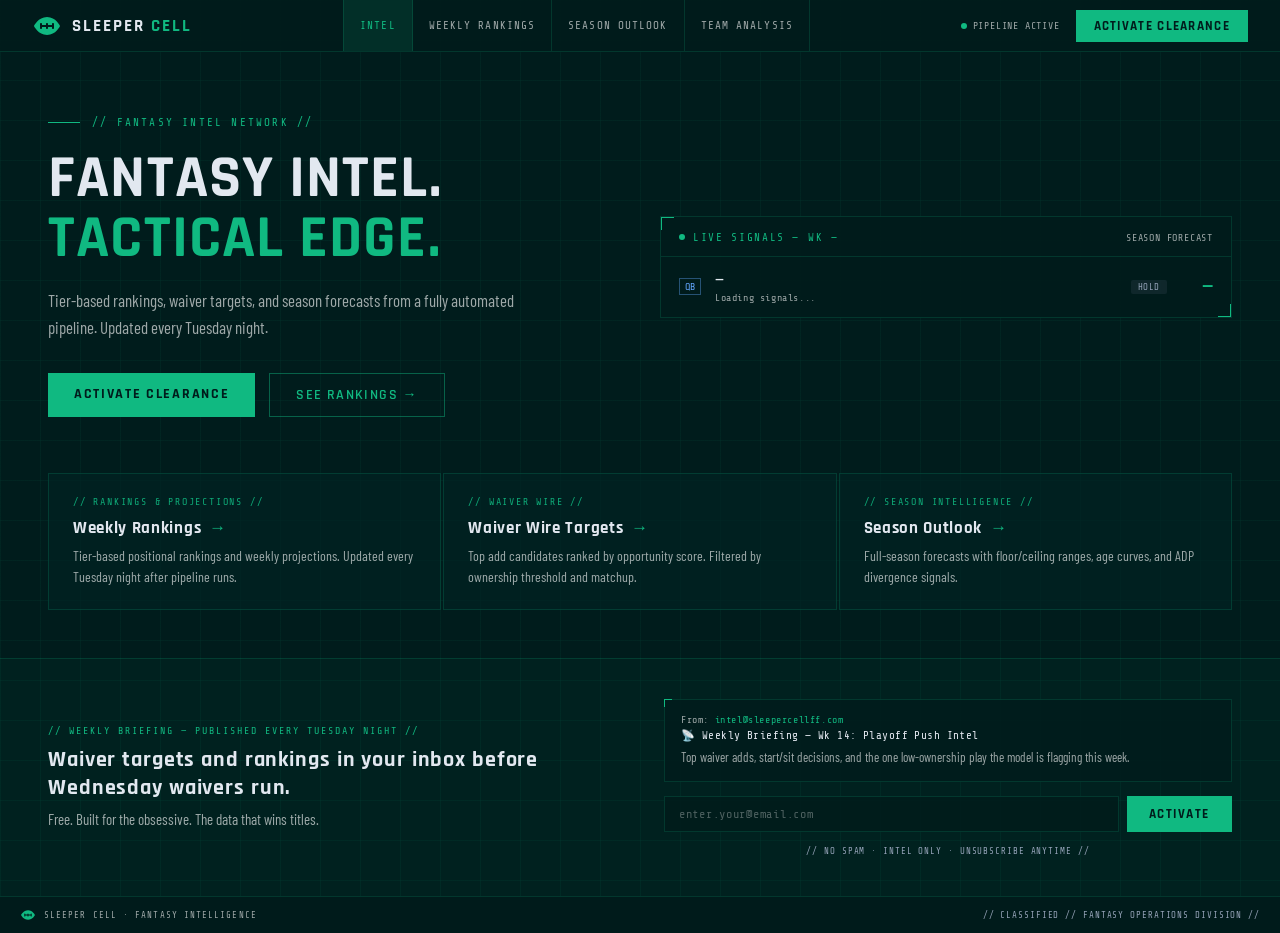
<file: index.html>
<!DOCTYPE html>
<html lang="en">
<head>
<meta charset="UTF-8">
<meta name="viewport" content="width=device-width, initial-scale=1.0">
<meta name="description" content="Sleeper Cell — Fantasy Football Intelligence. Tier-based rankings, waiver targets, and season forecasts from a fully automated pipeline.">
<meta name="theme-color" content="#001C1C">
<meta property="og:title" content="Sleeper Cell | Fantasy Football Intelligence">
<meta property="og:description" content="Tactical edge. Tier-based rankings, waiver targets, and season forecasts from a fully automated pipeline.">
<meta property="og:type" content="website">
<meta property="og:url" content="https://sleepercellff.com">
<link rel="icon" type="image/svg+xml" href="../favicon.svg">
<title>Sleeper Cell | Fantasy Football Intelligence</title>
<link href="https://fonts.googleapis.com/css2?family=Rajdhani:wght@400;500;600;700&family=Share+Tech+Mono&family=Barlow+Condensed:wght@300;400;600;700&display=swap" rel="stylesheet">
<style>
*,*::before,*::after{box-sizing:border-box;margin:0;padding:0}
:root{
  --core:#001C1C;
  --accent:#10B981;
  --accent-dim:rgba(16,185,129,0.12);
  --border:rgba(16,185,129,0.18);
  --text:#e2e8f0;
  --muted:rgba(255,255,255,0.62);
  --muted2:#94a3b8;
  --card:rgba(0,35,35,0.9);
  --tertiary:#002B2B;
  --grid-color:rgba(16,185,129,0.06);
}
html{scroll-behavior:smooth}
body{background-color:var(--core);color:var(--text);font-family:'Barlow Condensed',sans-serif;min-height:100vh;overflow-x:hidden}

/* Background */
.grid-bg{position:fixed;inset:0;background-image:linear-gradient(var(--grid-color) 1px,transparent 1px),linear-gradient(90deg,var(--grid-color) 1px,transparent 1px);background-size:40px 40px;pointer-events:none;z-index:0}
.scanline{position:fixed;top:-100%;left:0;width:100%;height:2px;background:linear-gradient(90deg,transparent,rgba(16,185,129,0.4),transparent);animation:scan 6s linear infinite;z-index:1;pointer-events:none}
@keyframes scan{0%{top:-2px}100%{top:100vh}}
@keyframes pulse{0%,100%{opacity:1}50%{opacity:0.3}}
.page{position:relative;z-index:2}

/* NAV */
nav{display:flex;align-items:stretch;justify-content:space-between;height:52px;border-bottom:1px solid var(--border);padding:0 32px;background:rgba(0,28,28,0.95)}
.nav-logo{display:flex;align-items:center;gap:10px;text-decoration:none;flex-shrink:0}
.nav-logo-icon{width:30px;height:30px;flex-shrink:0}
.nav-wordmark{font-family:'Rajdhani',sans-serif;font-weight:700;font-size:17px;letter-spacing:0.12em;color:var(--text);text-transform:uppercase}
.nav-wordmark span{color:var(--accent)}
.nav-links{display:flex;align-items:stretch}
.nav-link{font-family:'Share Tech Mono',monospace;font-size:11px;color:var(--muted);letter-spacing:0.1em;text-decoration:none;text-transform:uppercase;display:flex;align-items:center;padding:0 16px;border-right:1px solid var(--border);transition:color 0.2s,background 0.2s}
.nav-link:first-child{border-left:1px solid var(--border)}
.nav-link:hover{color:var(--accent);background:var(--accent-dim)}
.nav-link.active{color:var(--accent);background:var(--accent-dim)}
.nav-right{display:flex;align-items:center;gap:16px}
.nav-status{font-family:'Share Tech Mono',monospace;font-size:10px;color:var(--muted);letter-spacing:0.08em;display:flex;align-items:center;gap:6px}
.nav-pulse{width:6px;height:6px;border-radius:50%;background:var(--accent);animation:pulse 1.5s ease-in-out infinite;flex-shrink:0}
.nav-cta-btn{background:var(--accent);color:#001C1C;font-family:'Rajdhani',sans-serif;font-weight:700;font-size:13px;letter-spacing:0.1em;text-transform:uppercase;padding:8px 18px;text-decoration:none;display:inline-block;transition:opacity 0.2s;flex-shrink:0}
.nav-cta-btn:hover{opacity:0.88}

/* HERO */
.hero{display:grid;grid-template-columns:1fr 1fr;gap:40px;padding:64px 48px 56px;max-width:1300px;margin:0 auto;align-items:center}
.hero-eyebrow{display:flex;align-items:center;gap:12px;margin-bottom:20px}
.eyebrow-line{width:32px;height:1px;background:var(--accent)}
.eyebrow-text{font-family:'Share Tech Mono',monospace;font-size:11px;color:var(--accent);letter-spacing:0.2em;text-transform:uppercase}
.hero-title{font-family:'Rajdhani',sans-serif;font-weight:700;font-size:60px;line-height:1.0;text-transform:uppercase;letter-spacing:0.02em;color:var(--text);margin-bottom:18px}
.hero-title .line2{color:var(--accent);display:block}
.hero-sub{font-family:'Barlow Condensed',sans-serif;font-size:17px;color:var(--muted);line-height:1.6;margin-bottom:32px;max-width:480px}
.hero-btns{display:flex;gap:14px;flex-wrap:wrap}
.btn-primary{background:var(--accent);color:#001C1C;font-family:'Rajdhani',sans-serif;font-weight:700;font-size:14px;letter-spacing:0.12em;text-transform:uppercase;padding:12px 26px;text-decoration:none;display:inline-block;transition:opacity 0.2s}
.btn-primary:hover{opacity:0.88}
.btn-ghost{background:transparent;border:1px solid rgba(16,185,129,0.45);color:var(--accent);font-family:'Rajdhani',sans-serif;font-weight:600;font-size:14px;letter-spacing:0.1em;text-transform:uppercase;padding:12px 26px;text-decoration:none;display:inline-block;transition:all 0.2s}
.btn-ghost:hover{background:var(--accent-dim);border-color:var(--accent)}

/* SIGNALS CARD */
.signal-card{background:rgba(0,28,28,0.92);border:1px solid var(--border);padding:0;position:relative;overflow:hidden}
.signal-card::before{content:'';position:absolute;top:-1px;left:-1px;width:14px;height:14px;border-top:2px solid var(--accent);border-left:2px solid var(--accent);z-index:1}
.signal-card::after{content:'';position:absolute;bottom:-1px;right:-1px;width:14px;height:14px;border-bottom:2px solid var(--accent);border-right:2px solid var(--accent)}
.signal-header{display:flex;align-items:center;justify-content:space-between;padding:14px 18px 12px;border-bottom:1px solid var(--border)}
.signal-title{font-family:'Share Tech Mono',monospace;font-size:11px;color:var(--accent);letter-spacing:0.15em;text-transform:uppercase;display:flex;align-items:center;gap:8px}
.signal-dot{width:6px;height:6px;border-radius:50%;background:var(--accent);animation:pulse 1.5s ease-in-out infinite;flex-shrink:0}
.signal-wk{font-family:'Share Tech Mono',monospace;font-size:10px;color:var(--muted);letter-spacing:0.08em}
.signal-rows{padding:4px 0}
.signal-row{display:flex;align-items:center;justify-content:space-between;padding:10px 18px;border-bottom:1px solid rgba(255,255,255,0.05);gap:12px}
.signal-row:last-child{border-bottom:none}
.signal-row:hover{background:rgba(16,185,129,0.03)}
.sig-left{display:flex;align-items:center;gap:10px;flex:1;min-width:0}
.sig-info{min-width:0}
.sig-name{font-family:'Rajdhani',sans-serif;font-weight:600;font-size:15px;color:var(--text);letter-spacing:0.03em;white-space:nowrap;overflow:hidden;text-overflow:ellipsis}
.sig-meta{font-family:'Share Tech Mono',monospace;font-size:10px;color:var(--muted);letter-spacing:0.06em;margin-top:2px}
.sig-right{display:flex;align-items:center;gap:10px;flex-shrink:0}
.sig-pts{font-family:'Rajdhani',sans-serif;font-weight:700;font-size:18px;color:var(--accent);min-width:36px;text-align:right}

/* BADGE STYLES */
.badge{font-family:'Share Tech Mono',monospace;font-size:9px;padding:2px 7px;border-radius:2px;letter-spacing:0.06em;display:inline-block}
.badge.pivot{background:rgba(16,185,129,0.15);color:#10B981}
.badge.fade{background:rgba(239,68,68,0.12);color:#f87171}
.badge.warn{background:rgba(251,191,36,0.12);color:#fbbf24}
.badge.start{background:rgba(16,185,129,0.15);color:#10B981}
.badge.sit{background:rgba(239,68,68,0.12);color:#f87171}
.badge.easy{background:rgba(16,185,129,0.15);color:#10B981}
.badge.hard{background:rgba(239,68,68,0.12);color:#f87171}
.badge.mid{background:rgba(100,116,139,0.2);color:#94a3b8}
.badge.crit{background:rgba(239,68,68,0.15);color:#f87171}
.badge.clear{background:rgba(16,185,129,0.10);color:#10B981}
.badge.tier1{background:rgba(16,185,129,0.20);color:#10B981}
.badge.hold{background:rgba(100,116,139,0.15);color:#94a3b8}

/* POSITION BADGES */
.pos-badge{display:inline-block;font-family:'Share Tech Mono',monospace;font-size:10px;padding:2px 5px;border:1px solid;margin-right:4px}
.pos-QB{color:#60a5fa;border-color:rgba(96,165,250,0.4)}
.pos-RB{color:#34d399;border-color:rgba(52,211,153,0.4)}
.pos-WR{color:#a78bfa;border-color:rgba(167,139,250,0.4)}
.pos-TE{color:#fbbf24;border-color:rgba(251,191,36,0.4)}

/* OPS STRIP */
.ops-strip{padding:0 48px 48px;max-width:1300px;margin:0 auto}
.ops-strip-inner{display:grid;grid-template-columns:repeat(3,1fr);gap:2px}
.ops-card{background:rgba(0,35,35,0.72);border:1px solid var(--border);padding:22px 24px;position:relative;overflow:hidden;text-decoration:none;display:block;transition:border-color 0.2s,background 0.2s}
.ops-card:hover{border-color:rgba(16,185,129,0.4);background:rgba(0,43,43,0.85)}
.ops-card::before{content:'';position:absolute;top:-1px;left:-1px;width:9px;height:9px;border-top:1.5px solid var(--accent);border-left:1.5px solid var(--accent)}
.ops-tag{font-family:'Share Tech Mono',monospace;font-size:10px;color:var(--accent);letter-spacing:0.18em;text-transform:uppercase;margin-bottom:10px;opacity:0.9}
.ops-title{font-family:'Rajdhani',sans-serif;font-weight:700;font-size:17px;color:var(--text);letter-spacing:0.04em;margin-bottom:6px;display:flex;align-items:center;gap:8px}
.ops-arrow{color:var(--accent)}
.ops-desc{font-family:'Barlow Condensed',sans-serif;font-size:14px;color:var(--muted);line-height:1.5}

/* BRIEFINGS */
.briefings-section{padding:0 48px 56px;max-width:1300px;margin:0 auto}
.section-eyebrow{display:flex;align-items:center;gap:12px;margin-bottom:8px}
.section-title{font-family:'Rajdhani',sans-serif;font-weight:700;font-size:28px;text-transform:uppercase;letter-spacing:0.05em;color:var(--text);margin-bottom:24px}
.section-title span{color:var(--accent)}
.briefings-grid{display:grid;grid-template-columns:repeat(3,1fr);gap:2px}
.briefing-card{background:rgba(0,35,35,0.72);border:1px solid var(--border);padding:22px 24px;position:relative;overflow:hidden;text-decoration:none;display:block;transition:border-color 0.2s,background 0.2s}
.briefing-card:hover{border-color:rgba(16,185,129,0.35);background:rgba(0,43,43,0.85)}
.briefing-card::before{content:'';position:absolute;top:-1px;left:-1px;width:9px;height:9px;border-top:1.5px solid var(--accent);border-left:1.5px solid var(--accent)}
.briefing-meta{font-family:'Share Tech Mono',monospace;font-size:10px;color:var(--muted);letter-spacing:0.1em;margin-bottom:10px;text-transform:uppercase}
.briefing-title{font-family:'Rajdhani',sans-serif;font-weight:700;font-size:17px;color:var(--text);letter-spacing:0.03em;margin-bottom:8px}
.briefing-preview{font-family:'Barlow Condensed',sans-serif;font-size:14px;color:var(--muted);line-height:1.5;margin-bottom:14px}
.briefing-read{font-family:'Share Tech Mono',monospace;font-size:10px;color:var(--accent);letter-spacing:0.12em;text-transform:uppercase}

/* NEWSLETTER BAR */
.newsletter-bar{background:rgba(16,185,129,0.04);border-top:1px solid var(--border);padding:40px 48px}
.nl-inner{max-width:1300px;margin:0 auto;display:grid;grid-template-columns:1fr 1fr;gap:48px;align-items:center}
.nl-left{}
.nl-eyebrow{font-family:'Share Tech Mono',monospace;font-size:10px;color:var(--accent);letter-spacing:0.2em;text-transform:uppercase;margin-bottom:10px}
.nl-title{font-family:'Rajdhani',sans-serif;font-weight:700;font-size:22px;color:var(--text);letter-spacing:0.04em;margin-bottom:6px}
.nl-desc{font-family:'Barlow Condensed',sans-serif;font-size:15px;color:var(--muted);line-height:1.5}
.nl-right{display:flex;flex-direction:column;gap:14px}
.nl-preview{background:rgba(0,28,28,0.85);border:1px solid var(--border);padding:14px 16px;position:relative}
.nl-preview::before{content:'';position:absolute;top:-1px;left:-1px;width:8px;height:8px;border-top:1.5px solid var(--accent);border-left:1.5px solid var(--accent)}
.nl-from{font-family:'Share Tech Mono',monospace;font-size:10px;color:var(--muted);letter-spacing:0.06em;margin-bottom:4px}
.nl-from span{color:var(--accent)}
.nl-subject{font-family:'Share Tech Mono',monospace;font-size:11px;color:var(--text);letter-spacing:0.04em;margin-bottom:6px}
.nl-teaser{font-family:'Barlow Condensed',sans-serif;font-size:13px;color:var(--muted);line-height:1.4}
.nl-form{display:flex;gap:8px}
.nl-input{flex:1;background:rgba(0,28,28,0.9);border:1px solid var(--border);color:var(--text);font-family:'Share Tech Mono',monospace;font-size:12px;padding:10px 14px;letter-spacing:0.06em;outline:none;transition:border-color 0.2s}
.nl-input:focus{border-color:rgba(16,185,129,0.5)}
.nl-input::placeholder{color:rgba(255,255,255,0.3)}
.nl-btn{background:var(--accent);color:#001C1C;font-family:'Rajdhani',sans-serif;font-weight:700;font-size:13px;letter-spacing:0.12em;text-transform:uppercase;padding:10px 22px;border:none;cursor:pointer;transition:opacity 0.2s;flex-shrink:0}
.nl-btn:hover{opacity:0.88}
.nl-fine{font-family:'Share Tech Mono',monospace;font-size:9px;color:var(--muted2);letter-spacing:0.1em;text-align:center}
.nl-success{font-family:'Share Tech Mono',monospace;font-size:12px;color:var(--accent);letter-spacing:0.1em;display:none;padding:10px 0}

/* FOOTER */
footer{display:flex;align-items:center;justify-content:space-between;padding:10px 20px;border-top:1px solid var(--border);background:rgba(0,28,28,0.95)}
.footer-left{font-family:'Share Tech Mono',monospace;font-size:9px;color:var(--muted);letter-spacing:0.12em;display:flex;align-items:center;gap:8px}
.footer-right{font-family:'Share Tech Mono',monospace;font-size:9px;color:var(--muted2);letter-spacing:0.1em}

/* STAT CARDS */
.stat-grid{display:grid;grid-template-columns:repeat(4,1fr);gap:2px;margin-bottom:2px}
.stat-card{background:rgba(0,43,43,0.75);border:1px solid var(--border);padding:16px 18px;position:relative;overflow:hidden}
.stat-card::before{content:'';position:absolute;top:-1px;left:-1px;width:10px;height:10px;border-top:2px solid var(--accent);border-left:2px solid var(--accent)}
.stat-label{font-family:'Share Tech Mono',monospace;font-size:10px;color:rgba(16,185,129,0.82);letter-spacing:0.2em;text-transform:uppercase;margin-bottom:6px}
.stat-value{font-family:'Rajdhani',sans-serif;font-weight:700;font-size:28px;color:#e2e8f0;line-height:1}
.stat-sub{font-size:11px;color:var(--muted);margin-top:3px}

/* TABLE */
table{width:100%;border-collapse:collapse}
.tbl-head th{font-family:'Share Tech Mono',monospace;font-size:11px;color:rgba(16,185,129,0.75);letter-spacing:0.15em;text-transform:uppercase;padding:8px 14px;text-align:left;border-bottom:1px solid rgba(16,185,129,0.2)}
.tbl-row td{padding:10px 14px;border-bottom:1px solid rgba(255,255,255,0.09);vertical-align:middle}
.tbl-row:last-child td{border-bottom:none}
.tbl-row:hover td{background:rgba(16,185,129,0.04)}
.player-name{font-family:'Rajdhani',sans-serif;font-weight:600;font-size:15px;color:#e2e8f0;letter-spacing:0.03em}
.player-meta{font-size:11px;color:var(--muted);font-family:'Share Tech Mono',monospace}
.rank-num{font-family:'Rajdhani',sans-serif;font-weight:700;font-size:18px;color:rgba(16,185,129,0.5);width:28px}
</style>
</head>
<body>
<div class="grid-bg"></div>
<div class="scanline"></div>
<div class="page">

<!-- NAV -->
<nav>
  <a href="index.html" class="nav-logo">
    <svg class="nav-logo-icon" viewBox="0 0 15 15" fill="#10B981" xmlns="http://www.w3.org/2000/svg">
      <path d="M7.53,3C3.09,3,1,7.5,1,7.5S3.09,12,7.53,12S14,7.5,14,7.5S12,3,7.53,3z M11,7v1.5C11,8.7761,10.7761,9,10.5,9S10,8.7761,10,8.5V8H8v0.5C8,8.7761,7.7761,9,7.5,9S7,8.7761,7,8.5V8H5v0.5C5,8.7761,4.7761,9,4.5,9S4,8.7761,4,8.5v-2C4,6.2239,4.2239,6,4.5,6S5,6.2239,5,6.5V7h2V6.5C7,6.2239,7.2239,6,7.5,6S8,6.2239,8,6.5V7h2V6.5C10,6.2239,10.2239,6,10.5,6S11,6.2239,11,6.5V7z"/>
    </svg>
    <span class="nav-wordmark">Sleeper <span>Cell</span></span>
  </a>
  <div class="nav-links">
    <a href="index.html" class="nav-link active">Intel</a>
    <a href="dashboard.html" class="nav-link">Weekly Rankings</a>
    <a href="season-outlook.html" class="nav-link">Season Outlook</a>
    <a href="team-stats.html" class="nav-link">Team Analysis</a>
  </div>
  <div class="nav-right">
    <span class="nav-status"><span class="nav-pulse"></span>PIPELINE ACTIVE</span>
    <a href="#subscribe" class="nav-cta-btn">Activate Clearance</a>
  </div>
</nav>

<!-- HERO -->
<div class="hero">
  <div class="hero-left">
    <div class="hero-eyebrow">
      <div class="eyebrow-line"></div>
      <span class="eyebrow-text">// FANTASY INTEL NETWORK //</span>
    </div>
    <h1 class="hero-title">
      Fantasy intel.<br>
      <span class="line2">Tactical edge.</span>
    </h1>
    <p class="hero-sub">Tier-based rankings, waiver targets, and season forecasts from a fully automated pipeline. Updated every Tuesday night.</p>
    <div class="hero-btns">
      <a href="#subscribe" class="btn-primary">Activate Clearance</a>
      <a href="dashboard.html" class="btn-ghost">See Rankings →</a>
    </div>
  </div>

  <!-- LIVE SIGNALS CARD -->
  <div class="signal-card">
    <div class="signal-header">
      <span class="signal-title"><span class="signal-dot"></span>LIVE SIGNALS — <span id="wk-label">WK —</span></span>
      <span class="signal-wk">SEASON FORECAST</span>
    </div>
    <div class="signal-rows" id="signal-rows">
      <div class="signal-row">
        <div class="sig-left">
          <span class="pos-badge pos-QB">QB</span>
          <div class="sig-info">
            <div class="sig-name">—</div>
            <div class="sig-meta">Loading signals...</div>
          </div>
        </div>
        <div class="sig-right">
          <span class="badge hold">HOLD</span>
          <span class="sig-pts">—</span>
        </div>
      </div>
    </div>
  </div>
</div>

<!-- OPERATIONS STRIP -->
<div class="ops-strip">
  <div class="ops-strip-inner">
    <a href="dashboard.html" class="ops-card">
      <div class="ops-tag">// RANKINGS &amp; PROJECTIONS //</div>
      <div class="ops-title">Weekly Rankings <span class="ops-arrow">→</span></div>
      <div class="ops-desc">Tier-based positional rankings and weekly projections. Updated every Tuesday night after pipeline runs.</div>
    </a>
    <a href="dashboard.html#waiver" class="ops-card">
      <div class="ops-tag">// WAIVER WIRE //</div>
      <div class="ops-title">Waiver Wire Targets <span class="ops-arrow">→</span></div>
      <div class="ops-desc">Top add candidates ranked by opportunity score. Filtered by ownership threshold and matchup.</div>
    </a>
    <a href="season-outlook.html" class="ops-card">
      <div class="ops-tag">// SEASON INTELLIGENCE //</div>
      <div class="ops-title">Season Outlook <span class="ops-arrow">→</span></div>
      <div class="ops-desc">Full-season forecasts with floor/ceiling ranges, age curves, and ADP divergence signals.</div>
    </a>
  </div>
</div>

<!-- RECENT BRIEFINGS — hidden if empty -->
<div class="briefings-section" id="briefings-section" style="display:none">
  <div class="section-eyebrow">
    <div class="eyebrow-line"></div>
    <span class="eyebrow-text">// FIELD REPORTS //</span>
  </div>
  <h2 class="section-title">Recent <span>Briefings</span></h2>
  <div class="briefings-grid" id="briefings-grid"></div>
</div>

<!-- NEWSLETTER BAR -->
<div class="newsletter-bar" id="subscribe">
  <div class="nl-inner">
    <div class="nl-left">
      <div class="nl-eyebrow">// Weekly Briefing — Published every Tuesday night //</div>
      <div class="nl-title">Waiver targets and rankings in your inbox before Wednesday waivers run.</div>
      <div class="nl-desc">Free. Built for the obsessive. The data that wins titles.</div>
    </div>
    <div class="nl-right">
      <div class="nl-preview">
        <div class="nl-from">From: <span>intel@sleepercellff.com</span></div>
        <div class="nl-subject">📡 Weekly Briefing — Wk 14: Playoff Push Intel</div>
        <div class="nl-teaser">Top waiver adds, start/sit decisions, and the one low-ownership play the model is flagging this week.</div>
      </div>
      <div class="nl-form">
        <input type="email" class="nl-input" id="nl-email" placeholder="enter.your@email.com">
        <button class="nl-btn" id="nl-submit">Activate</button>
      </div>
      <div class="nl-success" id="nl-success">// Clearance activated. //</div>
      <div class="nl-fine">// NO SPAM · INTEL ONLY · UNSUBSCRIBE ANYTIME //</div>
    </div>
  </div>
</div>

<!-- FOOTER -->
<footer>
  <div class="footer-left">
    <svg viewBox="0 0 15 15" width="16" height="16" fill="#10B981" xmlns="http://www.w3.org/2000/svg"><path d="M7.53,3C3.09,3,1,7.5,1,7.5S3.09,12,7.53,12S14,7.5,14,7.5S12,3,7.53,3z M11,7v1.5C11,8.7761,10.7761,9,10.5,9S10,8.7761,10,8.5V8H8v0.5C8,8.7761,7.7761,9,7.5,9S7,8.7761,7,8.5V8H5v0.5C5,8.7761,4.7761,9,4.5,9S4,8.7761,4,8.5v-2C4,6.2239,4.2239,6,4.5,6S5,6.2239,5,6.5V7h2V6.5C7,6.2239,7.2239,6,7.5,6S8,6.2239,8,6.5V7h2V6.5C10,6.2239,10.2239,6,10.5,6S11,6.2239,11,6.5V7z"/></svg>
    SLEEPER CELL · FANTASY INTELLIGENCE
  </div>
  <div class="footer-right">// CLASSIFIED // FANTASY OPERATIONS DIVISION //</div>
</footer>

</div>
<script>
const CDN = 'https://raw.githubusercontent.com/sliwij25/sleeper-cell/main/data/';
const BRIEFINGS = [];

async function loadMeta() {
  try {
    const r = await fetch(CDN + 'meta.json?t=' + Date.now());
    if (!r.ok) return null;
    return await r.json();
  } catch { return null; }
}

async function loadRankings() {
  try {
    const r = await fetch(CDN + 'rankings.json?t=' + Date.now());
    if (!r.ok) return null;
    return await r.json();
  } catch { return null; }
}

async function loadSeasonProjections() {
  try {
    const r = await fetch(CDN + 'season_projections.json?t=' + Date.now());
    if (!r.ok) return null;
    return await r.json();
  } catch { return null; }
}

function getSignalBadge(player) {
  if (player.is_pivot) return '<span class="badge pivot">▲ PIVOT</span>';
  if (player.is_fade) return '<span class="badge fade">▼ FADE</span>';
  return '<span class="badge hold">HOLD</span>';
}

function getPts(player) {
  const pts = player.projected_season_pts || player.projected_pts || 0;
  return pts > 0 ? Math.round(pts) : '—';
}

function renderSignalRows(players) {
  const rows = document.getElementById('signal-rows');
  if (!players || !players.length) return;

  rows.innerHTML = players.map(p => {
    const pos = (p.position || '').toUpperCase();
    const posClass = ['QB','RB','WR','TE'].includes(pos) ? `pos-${pos}` : '';
    const pts = getPts(p);
    const name = p.full_name || p.name || '—';
    const team = p.team || '—';
    return `
      <div class="signal-row">
        <div class="sig-left">
          <span class="pos-badge ${posClass}">${pos || '—'}</span>
          <div class="sig-info">
            <div class="sig-name">${name}</div>
            <div class="sig-meta">${team}</div>
          </div>
        </div>
        <div class="sig-right">
          ${getSignalBadge(p)}
          <span class="sig-pts">${pts}</span>
        </div>
      </div>`;
  }).join('');
}

function getTopPerPosition(data) {
  const positions = ['QB','RB','WR','TE'];
  const result = [];
  const src = data.positions || data.players || data;

  if (src && typeof src === 'object' && !Array.isArray(src)) {
    // object keyed by position
    positions.forEach(pos => {
      const list = src[pos];
      if (Array.isArray(list) && list.length) result.push(list[0]);
    });
  } else if (Array.isArray(src)) {
    positions.forEach(pos => {
      const p = src.find(x => (x.position||'').toUpperCase() === pos);
      if (p) result.push(p);
    });
  }
  return result;
}

function renderBriefings() {
  const section = document.getElementById('briefings-section');
  if (!BRIEFINGS || BRIEFINGS.length === 0) {
    section.style.display = 'none';
    return;
  }
  section.style.display = 'block';
  const grid = document.getElementById('briefings-grid');
  grid.innerHTML = BRIEFINGS.slice(0, 3).map(b => `
    <a href="${b.url || '#'}" class="briefing-card">
      <div class="briefing-meta">${b.date || '—'}</div>
      <div class="briefing-title">${b.title || '—'}</div>
      <div class="briefing-preview">${b.preview || ''}</div>
      <div class="briefing-read">READ BRIEFING →</div>
    </a>`).join('');
}

async function init() {
  // Render briefings (or hide section)
  renderBriefings();

  // Load meta for week number
  const meta = await loadMeta();
  const wk = meta ? (meta.week || meta.current_week || 0) : 0;
  const wkLabel = document.getElementById('wk-label');
  if (wkLabel) wkLabel.textContent = wk > 0 ? `WK ${wk}` : 'WK —';

  // Try rankings first, then season_projections
  let players = null;
  const rankings = await loadRankings();
  if (rankings) {
    players = getTopPerPosition(rankings);
  }
  if (!players || !players.length) {
    const sp = await loadSeasonProjections();
    if (sp) players = getTopPerPosition(sp);
  }
  if (players && players.length) renderSignalRows(players);
}

// Newsletter submit
document.getElementById('nl-submit').addEventListener('click', async () => {
  const email = document.getElementById('nl-email').value.trim();
  if (!email) return;
  const btn = document.getElementById('nl-submit');
  const success = document.getElementById('nl-success');
  btn.disabled = true;
  btn.textContent = '...';
  try {
    const r = await fetch('/api/subscribe', {
      method: 'POST',
      headers: {'Content-Type':'application/json'},
      body: JSON.stringify({email})
    });
    if (r.ok) {
      success.style.display = 'block';
      document.getElementById('nl-email').style.display = 'none';
      btn.style.display = 'none';
    } else {
      btn.textContent = 'Try again';
      btn.disabled = false;
    }
  } catch {
    btn.textContent = 'Try again';
    btn.disabled = false;
  }
});

init();
</script>
</body>
</html>
</file>
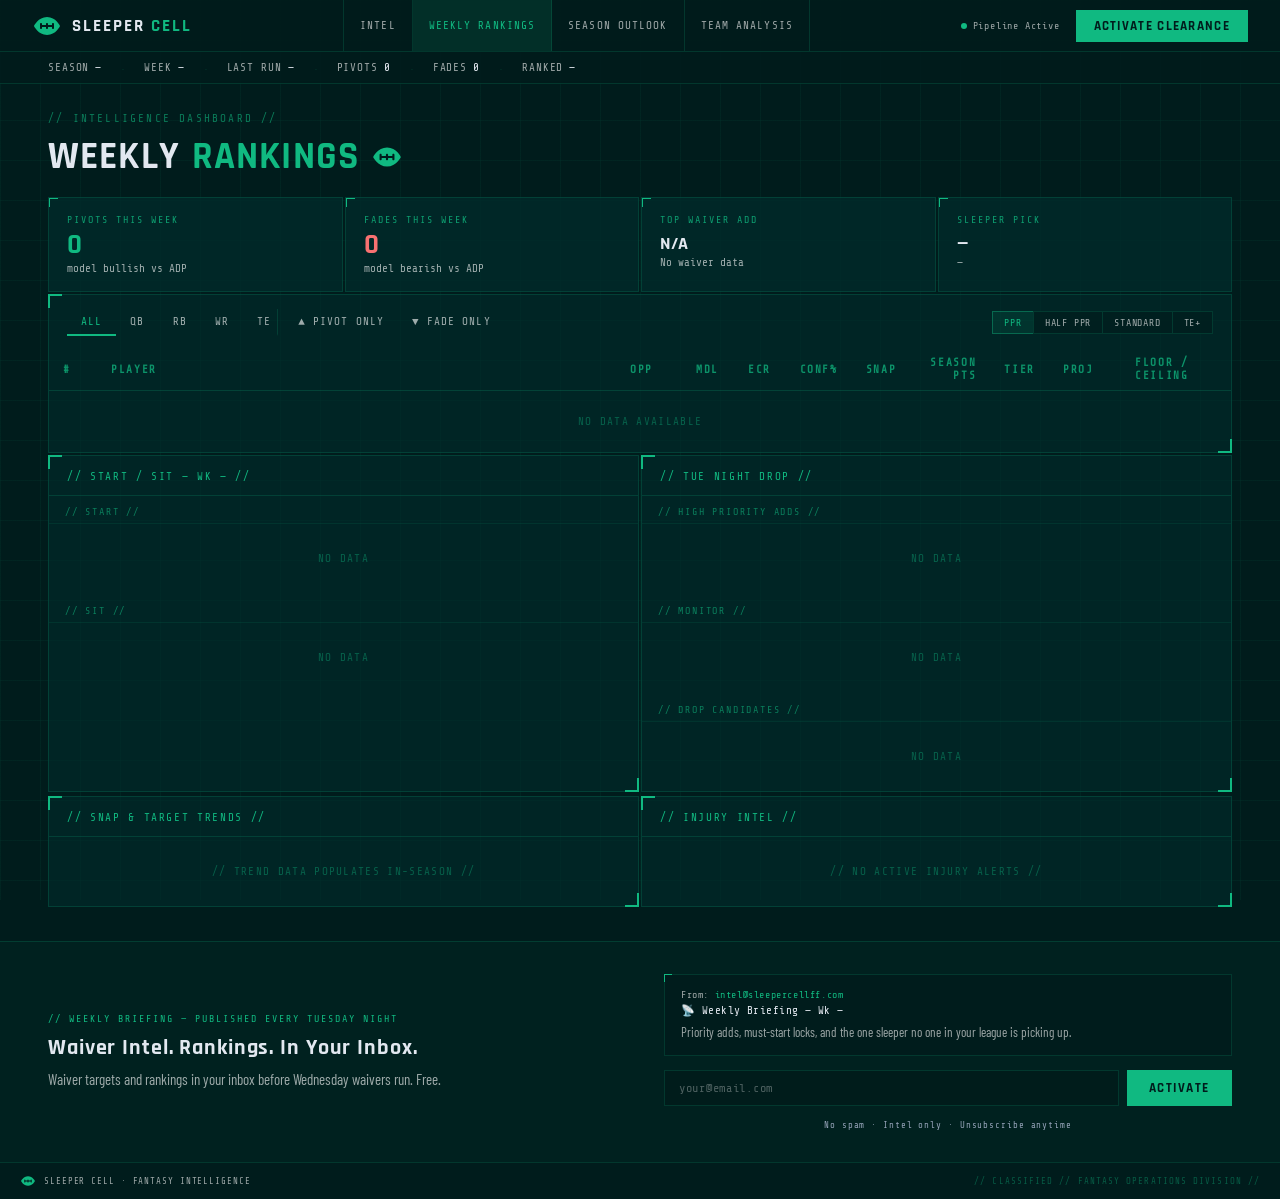
<file: dashboard.html>
<!DOCTYPE html>
<html lang="en">
<head>
<meta charset="UTF-8">
<meta name="viewport" content="width=device-width, initial-scale=1.0">
<meta name="description" content="Sleeper Cell — Weekly Fantasy Football Rankings. Tier-based rankings, waiver targets, and real-time intelligence.">
<meta name="theme-color" content="#001C1C">
<link rel="icon" type="image/svg+xml" href="../favicon.svg">
<title>Weekly Rankings | Sleeper Cell</title>
<link href="https://fonts.googleapis.com/css2?family=Rajdhani:wght@400;500;600;700&family=Share+Tech+Mono&family=Barlow+Condensed:wght@300;400;600;700&display=swap" rel="stylesheet">
<style>
*,*::before,*::after{box-sizing:border-box;margin:0;padding:0}
:root{
  --core:#001C1C;
  --accent:#10B981;
  --accent-dim:rgba(16,185,129,0.12);
  --border:rgba(16,185,129,0.18);
  --text:#e2e8f0;
  --muted:rgba(255,255,255,0.62);
  --muted2:#94a3b8;
  --card:rgba(0,35,35,0.9);
  --tertiary:#002B2B;
  --grid-color:rgba(16,185,129,0.06);
}
html{scroll-behavior:smooth}
body{background-color:var(--core);color:var(--text);font-family:'Barlow Condensed',sans-serif;min-height:100vh;overflow-x:hidden}

.grid-bg{position:fixed;inset:0;background-image:linear-gradient(var(--grid-color) 1px,transparent 1px),linear-gradient(90deg,var(--grid-color) 1px,transparent 1px);background-size:40px 40px;pointer-events:none;z-index:0}
.scanline{position:fixed;top:-100%;left:0;width:100%;height:2px;background:linear-gradient(90deg,transparent,rgba(16,185,129,0.4),transparent);animation:scan 6s linear infinite;z-index:1;pointer-events:none}
@keyframes scan{0%{top:-2px}100%{top:100vh}}
@keyframes pulse{0%,100%{opacity:1}50%{opacity:0.3}}
.page{position:relative;z-index:2}

/* NAV */
nav{display:flex;align-items:stretch;justify-content:space-between;height:52px;border-bottom:1px solid var(--border);padding:0 32px;background:rgba(0,28,28,0.95)}
.nav-logo{display:flex;align-items:center;gap:10px;text-decoration:none;flex-shrink:0}
.nav-logo-icon{width:30px;height:30px;flex-shrink:0}
.nav-wordmark{font-family:'Rajdhani',sans-serif;font-weight:700;font-size:17px;letter-spacing:0.12em;color:var(--text);text-transform:uppercase}
.nav-wordmark span{color:var(--accent)}
.nav-links{display:flex;align-items:stretch}
.nav-link{font-family:'Share Tech Mono',monospace;font-size:11px;color:var(--muted);letter-spacing:0.1em;text-decoration:none;text-transform:uppercase;display:flex;align-items:center;padding:0 16px;border-right:1px solid var(--border);transition:color 0.2s,background 0.2s}
.nav-link:first-child{border-left:1px solid var(--border)}
.nav-link:hover{color:var(--accent);background:var(--accent-dim)}
.nav-link.active{color:var(--accent);background:var(--accent-dim)}
.nav-right{display:flex;align-items:center;gap:16px}
.nav-status{font-family:'Share Tech Mono',monospace;font-size:10px;color:var(--muted);letter-spacing:0.08em;display:flex;align-items:center;gap:6px}
.nav-pulse{width:6px;height:6px;border-radius:50%;background:var(--accent);animation:pulse 1.5s ease-in-out infinite;flex-shrink:0}
.nav-cta-btn{background:var(--accent);color:#001C1C;font-family:'Rajdhani',sans-serif;font-weight:700;font-size:13px;letter-spacing:0.1em;text-transform:uppercase;padding:8px 18px;text-decoration:none;display:inline-block;transition:opacity 0.2s;flex-shrink:0}
.nav-cta-btn:hover{opacity:0.88}

/* STATUS BAR */
.status-bar{background:rgba(0,28,28,0.85);border-bottom:1px solid var(--border);padding:0 48px;height:32px;display:flex;align-items:center;gap:20px}
.status-item{font-family:'Share Tech Mono',monospace;font-size:11px;color:var(--muted);letter-spacing:0.08em;text-transform:uppercase;display:flex;align-items:center;gap:6px}
.status-item .val{color:var(--text)}
.status-sep{color:rgba(16,185,129,0.3);font-size:10px}

/* BADGES */
.badge{font-family:'Share Tech Mono',monospace;font-size:9px;padding:2px 7px;border-radius:2px;letter-spacing:0.06em;display:inline-block}
.badge.pivot{background:rgba(16,185,129,0.15);color:#10B981}
.badge.fade{background:rgba(239,68,68,0.12);color:#f87171}
.badge.warn{background:rgba(251,191,36,0.12);color:#fbbf24}
.badge.start{background:rgba(16,185,129,0.15);color:#10B981}
.badge.sit{background:rgba(239,68,68,0.12);color:#f87171}
.badge.easy{background:rgba(16,185,129,0.15);color:#10B981}
.badge.hard{background:rgba(239,68,68,0.12);color:#f87171}
.badge.mid{background:rgba(100,116,139,0.2);color:#94a3b8}
.badge.hold{background:rgba(100,116,139,0.15);color:#94a3b8}
.badge.crit{background:rgba(239,68,68,0.15);color:#f87171}
.badge.clear{background:rgba(16,185,129,0.10);color:#10B981}

.pos-badge{display:inline-block;font-family:'Share Tech Mono',monospace;font-size:10px;padding:2px 5px;border:1px solid;margin-right:4px}
.pos-QB{color:#60a5fa;border-color:rgba(96,165,250,0.4)}
.pos-RB{color:#34d399;border-color:rgba(52,211,153,0.4)}
.pos-WR{color:#a78bfa;border-color:rgba(167,139,250,0.4)}
.pos-TE{color:#fbbf24;border-color:rgba(251,191,36,0.4)}

/* STAT GRID */
.stat-grid{display:grid;grid-template-columns:repeat(4,1fr);gap:2px;margin-bottom:2px}
.stat-card{background:rgba(0,43,43,0.75);border:1px solid var(--border);padding:16px 18px;position:relative;overflow:hidden}
.stat-card::before{content:'';position:absolute;top:-1px;left:-1px;width:10px;height:10px;border-top:2px solid var(--accent);border-left:2px solid var(--accent)}
.stat-label{font-family:'Share Tech Mono',monospace;font-size:10px;color:rgba(16,185,129,0.82);letter-spacing:0.2em;text-transform:uppercase;margin-bottom:6px}
.stat-value{font-family:'Rajdhani',sans-serif;font-weight:700;font-size:28px;color:#e2e8f0;line-height:1}
.stat-value.teal{color:var(--accent)}
.stat-value.red{color:#f87171}
.stat-value.lg{font-size:18px;padding-top:4px}
.stat-sub{font-size:11px;color:var(--muted);margin-top:3px;font-family:'Share Tech Mono',monospace}

/* TABLE */
table{width:100%;border-collapse:collapse}
.tbl-head th{font-family:'Share Tech Mono',monospace;font-size:11px;color:rgba(16,185,129,0.75);letter-spacing:0.15em;text-transform:uppercase;padding:8px 14px;text-align:left;border-bottom:1px solid rgba(16,185,129,0.2)}
.tbl-row td{padding:10px 14px;border-bottom:1px solid rgba(255,255,255,0.09);vertical-align:middle}
.tbl-row:last-child td{border-bottom:none}
.tbl-row:hover td{background:rgba(16,185,129,0.04)}
.player-name{font-family:'Rajdhani',sans-serif;font-weight:600;font-size:15px;color:#e2e8f0;letter-spacing:0.03em}
.player-meta{font-size:11px;color:var(--muted);font-family:'Share Tech Mono',monospace}
.rank-num{font-family:'Rajdhani',sans-serif;font-weight:700;font-size:18px;color:rgba(16,185,129,0.5)}
.pts{font-family:'Rajdhani',sans-serif;font-weight:700;font-size:17px;color:var(--accent)}
.stat-mono{font-family:'Share Tech Mono',monospace;font-size:11px;color:var(--muted)}
.tier-num{font-family:'Share Tech Mono',monospace;font-size:12px;color:var(--muted2)}

/* PANEL */
.panel{background:rgba(0,43,43,0.65);border:1px solid var(--border);position:relative;margin-bottom:2px}
.panel::before{content:'';position:absolute;top:-1px;left:-1px;width:14px;height:14px;border-top:2px solid var(--accent);border-left:2px solid var(--accent)}
.panel::after{content:'';position:absolute;bottom:-1px;right:-1px;width:14px;height:14px;border-bottom:2px solid var(--accent);border-right:2px solid var(--accent)}
.panel-header{padding:14px 18px 12px;border-bottom:1px solid var(--border);display:flex;align-items:center;justify-content:space-between}
.panel-label{font-family:'Share Tech Mono',monospace;font-size:11px;color:var(--accent);letter-spacing:0.15em;text-transform:uppercase}
.panel-body{padding:16px 18px}

/* FILTER TABS */
.filter-row{display:flex;align-items:center;justify-content:space-between;padding:0 0 12px 0;gap:12px;flex-wrap:wrap}
.pos-tabs{display:flex;gap:0}
.pos-tab{font-family:'Share Tech Mono',monospace;font-size:11px;color:var(--muted);letter-spacing:0.1em;text-transform:uppercase;padding:6px 14px;cursor:pointer;border-bottom:2px solid transparent;background:none;border-top:none;border-left:none;border-right:none;transition:color 0.2s,border-color 0.2s;display:flex;align-items:center;gap:6px}
.pos-tab:hover{color:var(--accent)}
.pos-tab.active{color:var(--accent);border-bottom-color:var(--accent)}
.pos-tab.sep{border-right:1px solid var(--border);margin-right:6px;padding-right:6px}
.scoring-btns{display:flex;gap:0}
.scoring-btn{font-family:'Share Tech Mono',monospace;font-size:10px;letter-spacing:0.08em;text-transform:uppercase;padding:5px 11px;cursor:pointer;color:var(--muted);background:rgba(0,28,28,0.6);border:1px solid rgba(16,185,129,0.18);border-right:none;transition:all 0.15s}
.scoring-btn:last-child{border-right:1px solid rgba(16,185,129,0.18)}
.scoring-btn:hover{color:var(--text)}
.scoring-btn.active{color:var(--accent);background:rgba(16,185,129,0.1);border-color:rgba(16,185,129,0.4)}

/* TWO COLUMN */
.two-col{display:grid;grid-template-columns:1fr 1fr;gap:2px;margin-bottom:2px}

/* START SIT */
.start-row{display:flex;align-items:center;gap:12px;padding:12px 16px;border-bottom:1px solid rgba(255,255,255,0.06)}
.start-row:last-child{border-bottom:none}
.start-row.is-start{background:rgba(16,185,129,0.05)}
.start-row.is-sit{background:rgba(239,68,68,0.04)}
.start-info{flex:1;min-width:0}
.start-name{font-family:'Rajdhani',sans-serif;font-weight:600;font-size:14px;color:var(--text)}
.start-ctx{font-family:'Share Tech Mono',monospace;font-size:10px;color:var(--muted);margin-top:2px}
.start-pts{font-family:'Rajdhani',sans-serif;font-weight:700;font-size:16px;color:var(--accent);flex-shrink:0}
.sub-label{font-family:'Share Tech Mono',monospace;font-size:10px;color:rgba(16,185,129,0.6);letter-spacing:0.18em;text-transform:uppercase;padding:10px 16px 6px;border-bottom:1px solid rgba(16,185,129,0.1)}

/* WAIVER WIRE */
.ww-row{display:flex;align-items:center;gap:10px;padding:10px 16px;border-bottom:1px solid rgba(255,255,255,0.06)}
.ww-row:last-child{border-bottom:none}
.ww-info{flex:1;min-width:0}
.ww-name{font-family:'Rajdhani',sans-serif;font-weight:600;font-size:14px;color:var(--text)}
.ww-meta{font-family:'Share Tech Mono',monospace;font-size:10px;color:var(--muted);margin-top:2px}
.ww-right{display:flex;flex-direction:column;align-items:flex-end;gap:2px;flex-shrink:0}
.ww-faab{font-family:'Rajdhani',sans-serif;font-weight:700;font-size:14px;color:var(--accent)}
.ww-pts{font-family:'Share Tech Mono',monospace;font-size:10px;color:var(--muted)}

/* TREND ROWS */
.trend-row{display:flex;align-items:center;gap:10px;padding:10px 16px;border-bottom:1px solid rgba(255,255,255,0.06)}
.trend-row:last-child{border-bottom:none}
.trend-name{font-family:'Rajdhani',sans-serif;font-weight:600;font-size:14px;color:var(--text);flex:1;min-width:0}
.trend-metric{font-family:'Share Tech Mono',monospace;font-size:10px;color:var(--muted2)}
.trend-change{font-family:'Share Tech Mono',monospace;font-size:11px;display:flex;align-items:center;gap:4px;flex-shrink:0}
.trend-up{color:#10B981}
.trend-dn{color:#f87171}
.empty-state{text-align:center;padding:28px 16px;font-family:'Share Tech Mono',monospace;font-size:11px;color:rgba(16,185,129,0.4);letter-spacing:0.12em;text-transform:uppercase}

/* INJURY ROW */
.inj-row{display:flex;align-items:flex-start;gap:10px;padding:10px 16px;border-bottom:1px solid rgba(255,255,255,0.06)}
.inj-row:last-child{border-bottom:none}
.inj-info{flex:1;min-width:0}
.inj-name{font-family:'Rajdhani',sans-serif;font-weight:600;font-size:14px;color:var(--text)}
.inj-detail{font-family:'Share Tech Mono',monospace;font-size:10px;color:var(--muted);margin-top:2px}
.inj-time{font-family:'Share Tech Mono',monospace;font-size:9px;color:var(--muted2);flex-shrink:0;padding-top:3px}

/* PAGE LAYOUT */
.page-wrap{max-width:1300px;margin:0 auto;padding:0 48px 0}
.page-header{padding:28px 0 16px}
.page-eyebrow{font-family:'Share Tech Mono',monospace;font-size:11px;color:rgba(16,185,129,0.6);letter-spacing:0.2em;text-transform:uppercase;margin-bottom:8px;display:flex;align-items:center;gap:8px}
.page-title{font-family:'Rajdhani',sans-serif;font-weight:700;font-size:38px;text-transform:uppercase;letter-spacing:0.03em;color:var(--text);display:flex;align-items:center;gap:12px}
.page-title span{color:var(--accent)}

/* TABLE WRAP */
.tbl-wrap{overflow-x:auto}
.tbl-wrap table{min-width:600px}

/* NEWSLETTER BAR */
.newsletter-bar{background:rgba(16,185,129,0.04);border-top:1px solid var(--border);padding:32px 48px}
.nl-inner{max-width:1300px;margin:0 auto;display:grid;grid-template-columns:1fr 1fr;gap:48px;align-items:center}
.nl-eyebrow{font-family:'Share Tech Mono',monospace;font-size:10px;color:var(--accent);letter-spacing:0.2em;text-transform:uppercase;margin-bottom:10px}
.nl-title{font-family:'Rajdhani',sans-serif;font-weight:700;font-size:22px;color:var(--text);letter-spacing:0.04em;margin-bottom:6px}
.nl-desc{font-family:'Barlow Condensed',sans-serif;font-size:15px;color:var(--muted);line-height:1.5}
.nl-right{display:flex;flex-direction:column;gap:14px}
.nl-preview{background:rgba(0,28,28,0.85);border:1px solid var(--border);padding:14px 16px;position:relative}
.nl-preview::before{content:'';position:absolute;top:-1px;left:-1px;width:8px;height:8px;border-top:1.5px solid var(--accent);border-left:1.5px solid var(--accent)}
.nl-from{font-family:'Share Tech Mono',monospace;font-size:10px;color:var(--muted);letter-spacing:0.06em;margin-bottom:4px}
.nl-from span{color:var(--accent)}
.nl-subject{font-family:'Share Tech Mono',monospace;font-size:11px;color:var(--text);letter-spacing:0.04em;margin-bottom:6px}
.nl-teaser{font-family:'Barlow Condensed',sans-serif;font-size:13px;color:var(--muted);line-height:1.4}
.nl-form{display:flex;gap:8px}
.nl-input{flex:1;background:rgba(0,28,28,0.9);border:1px solid var(--border);color:var(--text);font-family:'Share Tech Mono',monospace;font-size:12px;padding:10px 14px;letter-spacing:0.06em;outline:none;transition:border-color 0.2s}
.nl-input:focus{border-color:rgba(16,185,129,0.5)}
.nl-input::placeholder{color:rgba(255,255,255,0.3)}
.nl-btn{background:var(--accent);color:#001C1C;font-family:'Rajdhani',sans-serif;font-weight:700;font-size:13px;letter-spacing:0.12em;text-transform:uppercase;padding:10px 22px;border:none;cursor:pointer;transition:opacity 0.2s;flex-shrink:0}
.nl-btn:hover{opacity:0.88}
.nl-fine{font-family:'Share Tech Mono',monospace;font-size:9px;color:var(--muted2);letter-spacing:0.1em;text-align:center}
.nl-success{font-family:'Share Tech Mono',monospace;font-size:12px;color:var(--accent);letter-spacing:0.1em;display:none;padding:10px 0}

/* FOOTER */
footer{border-top:1px solid var(--border);padding:10px 20px;display:flex;align-items:center;justify-content:space-between}
.footer-left{display:flex;align-items:center;gap:8px;font-family:'Share Tech Mono',monospace;font-size:9px;color:var(--muted);letter-spacing:0.1em;text-transform:uppercase}
.footer-right{font-family:'Share Tech Mono',monospace;font-size:9px;color:rgba(16,185,129,0.4);letter-spacing:0.12em;text-transform:uppercase}

/* SECTION SPACING */
.section{margin-bottom:2px}
.mb2{margin-bottom:2px}
</style>
</head>
<body>
<div class="grid-bg"></div>
<div class="scanline"></div>

<div class="page">
<!-- NAV -->
<nav>
  <a href="index.html" class="nav-logo">
    <svg class="nav-logo-icon" viewBox="0 0 15 15" fill="#10B981" xmlns="http://www.w3.org/2000/svg">
      <path d="M7.53,3C3.09,3,1,7.5,1,7.5S3.09,12,7.53,12S14,7.5,14,7.5S12,3,7.53,3z M11,7v1.5C11,8.7761,10.7761,9,10.5,9S10,8.7761,10,8.5V8H8v0.5C8,8.7761,7.7761,9,7.5,9S7,8.7761,7,8.5V8H5v0.5C5,8.7761,4.7761,9,4.5,9S4,8.7761,4,8.5v-2C4,6.2239,4.2239,6,4.5,6S5,6.2239,5,6.5V7h2V6.5C7,6.2239,7.2239,6,7.5,6S8,6.2239,8,6.5V7h2V6.5C10,6.2239,10.2239,6,10.5,6S11,6.2239,11,6.5V7z"/>
    </svg>
    <span class="nav-wordmark">Sleeper <span>Cell</span></span>
  </a>
  <div class="nav-links">
    <a href="index.html" class="nav-link">Intel</a>
    <a href="dashboard.html" class="nav-link active">Weekly Rankings</a>
    <a href="season-outlook.html" class="nav-link">Season Outlook</a>
    <a href="team-stats.html" class="nav-link">Team Analysis</a>
  </div>
  <div class="nav-right">
    <div class="nav-status"><div class="nav-pulse"></div>Pipeline Active</div>
    <a href="#subscribe" class="nav-cta-btn">Activate Clearance</a>
  </div>
</nav>

<!-- STATUS BAR -->
<div class="status-bar" id="status-bar">
  <div class="status-item">Season <span class="val" id="sb-season">—</span></div>
  <div class="status-sep">·</div>
  <div class="status-item">Week <span class="val" id="sb-week">—</span></div>
  <div class="status-sep">·</div>
  <div class="status-item">Last Run <span class="val" id="sb-run">—</span></div>
  <div class="status-sep">·</div>
  <div class="status-item">Pivots <span class="val" id="sb-pivots">—</span></div>
  <div class="status-sep">·</div>
  <div class="status-item">Fades <span class="val" id="sb-fades">—</span></div>
  <div class="status-sep">·</div>
  <div class="status-item">Ranked <span class="val" id="sb-ranked">—</span></div>
</div>

<!-- PAGE CONTENT -->
<div class="page-wrap">
  <!-- HEADER -->
  <div class="page-header">
    <div class="page-eyebrow">// Intelligence Dashboard //</div>
    <div class="page-title">
      Weekly <span>Rankings</span>
      <svg width="32" height="32" viewBox="0 0 15 15" fill="#10B981" xmlns="http://www.w3.org/2000/svg">
        <path d="M7.53,3C3.09,3,1,7.5,1,7.5S3.09,12,7.53,12S14,7.5,14,7.5S12,3,7.53,3z M11,7v1.5C11,8.7761,10.7761,9,10.5,9S10,8.7761,10,8.5V8H8v0.5C8,8.7761,7.7761,9,7.5,9S7,8.7761,7,8.5V8H5v0.5C5,8.7761,4.7761,9,4.5,9S4,8.7761,4,8.5v-2C4,6.2239,4.2239,6,4.5,6S5,6.2239,5,6.5V7h2V6.5C7,6.2239,7.2239,6,7.5,6S8,6.2239,8,6.5V7h2V6.5C10,6.2239,10.2239,6,10.5,6S11,6.2239,11,6.5V7z"/>
      </svg>
    </div>
  </div>

  <!-- METRIC ROW -->
  <div class="stat-grid mb2">
    <div class="stat-card">
      <div class="stat-label">Pivots This Week</div>
      <div class="stat-value teal" id="metric-pivots">—</div>
      <div class="stat-sub" id="metric-pivots-sub">model bullish vs ADP</div>
    </div>
    <div class="stat-card">
      <div class="stat-label">Fades This Week</div>
      <div class="stat-value red" id="metric-fades">—</div>
      <div class="stat-sub" id="metric-fades-sub">model bearish vs ADP</div>
    </div>
    <div class="stat-card">
      <div class="stat-label">Top Waiver Add</div>
      <div class="stat-value lg" id="metric-waiver-name">—</div>
      <div class="stat-sub" id="metric-waiver-sub">—</div>
    </div>
    <div class="stat-card">
      <div class="stat-label">Sleeper Pick</div>
      <div class="stat-value lg" id="metric-sleeper-name">—</div>
      <div class="stat-sub" id="metric-sleeper-sub">—</div>
    </div>
  </div>

  <!-- FILTER + TABLE -->
  <div class="panel section">
    <div style="padding:14px 18px 0">
      <div class="filter-row">
        <div class="pos-tabs" id="pos-tabs">
          <button class="pos-tab active" data-pos="ALL">All</button>
          <button class="pos-tab" data-pos="QB">QB</button>
          <button class="pos-tab" data-pos="RB">RB</button>
          <button class="pos-tab" data-pos="WR">WR</button>
          <button class="pos-tab sep" data-pos="TE">TE</button>
          <button class="pos-tab" data-pos="PIVOT">▲ Pivot Only</button>
          <button class="pos-tab" data-pos="FADE">▼ Fade Only</button>
        </div>
        <div class="scoring-btns" id="scoring-btns">
          <button class="scoring-btn active" data-scoring="full_ppr">PPR</button>
          <button class="scoring-btn" data-scoring="half_ppr">Half PPR</button>
          <button class="scoring-btn" data-scoring="no_ppr">Standard</button>
          <button class="scoring-btn" data-scoring="te_premium">TE+</button>
        </div>
      </div>
    </div>
    <div class="tbl-wrap">
      <table>
        <thead class="tbl-head">
          <tr>
            <th style="width:48px">#</th>
            <th>Player</th>
            <th style="width:80px;text-align:center">Opp</th>
            <th style="width:52px;text-align:center">Mdl</th>
            <th style="width:52px;text-align:center">ECR</th>
            <th style="width:56px;text-align:right">Conf%</th>
            <th style="width:44px;text-align:center">Snap</th>
            <th style="width:80px;text-align:right">Season Pts</th>
            <th style="width:52px">Tier</th>
            <th style="width:72px">Proj</th>
            <th style="width:110px">Floor / Ceiling</th>
          </tr>
        </thead>
        <tbody id="rankings-tbody"></tbody>
      </table>
    </div>
    <button id="expand-rankings" style="display:none;width:100%;padding:10px;background:rgba(0,28,28,0.7);border:none;border-top:1px solid rgba(16,185,129,0.12);color:rgba(16,185,129,0.6);font-family:'Share Tech Mono',monospace;font-size:10px;letter-spacing:0.15em;cursor:pointer;justify-content:center;align-items:center;transition:color 0.2s" onmouseover="this.style.color='#10B981'" onmouseout="this.style.color='rgba(16,185,129,0.6)'"></button>
  </div>

  <!-- START/SIT + WAIVER WIRE -->
  <div class="two-col">
    <!-- START / SIT -->
    <div class="panel">
      <div class="panel-header">
        <div class="panel-label" id="startsit-label">// Start / Sit — Wk — //</div>
      </div>
      <div class="sub-label">// Start //</div>
      <div id="start-rows"></div>
      <div class="sub-label" style="margin-top:2px">// Sit //</div>
      <div id="sit-rows"></div>
    </div>

    <!-- WAIVER WIRE -->
    <div class="panel">
      <div class="panel-header">
        <div class="panel-label">// Tue Night Drop //</div>
      </div>
      <div class="sub-label">// High Priority Adds //</div>
      <div id="ww-add"></div>
      <div class="sub-label" style="margin-top:2px">// Monitor //</div>
      <div id="ww-monitor"></div>
      <div class="sub-label" style="margin-top:2px">// Drop Candidates //</div>
      <div id="ww-drop"></div>
    </div>
  </div>

  <!-- TRENDS + INJURIES -->
  <div class="two-col" style="margin-top:2px;margin-bottom:32px">
    <!-- SNAP/TARGET TRENDS -->
    <div class="panel">
      <div class="panel-header">
        <div class="panel-label">// Snap &amp; Target Trends //</div>
      </div>
      <div id="trends-body"></div>
    </div>

    <!-- INJURY INTEL -->
    <div class="panel">
      <div class="panel-header">
        <div class="panel-label">// Injury Intel //</div>
      </div>
      <div id="injury-body"></div>
    </div>
  </div>
</div>

<!-- NEWSLETTER BAR -->
<div class="newsletter-bar" id="subscribe">
  <div class="nl-inner">
    <div class="nl-left">
      <div class="nl-eyebrow">// Weekly Briefing — Published Every Tuesday Night</div>
      <div class="nl-title">Waiver Intel. Rankings. In Your Inbox.</div>
      <div class="nl-desc">Waiver targets and rankings in your inbox before Wednesday waivers run. Free.</div>
    </div>
    <div class="nl-right">
      <div class="nl-preview">
        <div class="nl-from">From: <span>intel@sleepercellff.com</span></div>
        <div class="nl-subject" id="nl-subject">📡 Weekly Briefing — Wk —</div>
        <div class="nl-teaser">Priority adds, must-start locks, and the one sleeper no one in your league is picking up.</div>
      </div>
      <div class="nl-form" id="nl-form">
        <input class="nl-input" type="email" placeholder="your@email.com" id="nl-email">
        <button class="nl-btn" id="nl-submit">Activate</button>
      </div>
      <div class="nl-success" id="nl-success">// Clearance granted. Transmission incoming. //</div>
      <div class="nl-fine">No spam · Intel only · Unsubscribe anytime</div>
    </div>
  </div>
</div>

<!-- FOOTER -->
<footer>
  <div class="footer-left">
    <svg width="16" height="16" viewBox="0 0 15 15" fill="#10B981" xmlns="http://www.w3.org/2000/svg">
      <path d="M7.53,3C3.09,3,1,7.5,1,7.5S3.09,12,7.53,12S14,7.5,14,7.5S12,3,7.53,3z M11,7v1.5C11,8.7761,10.7761,9,10.5,9S10,8.7761,10,8.5V8H8v0.5C8,8.7761,7.7761,9,7.5,9S7,8.7761,7,8.5V8H5v0.5C5,8.7761,4.7761,9,4.5,9S4,8.7761,4,8.5v-2C4,6.2239,4.2239,6,4.5,6S5,6.2239,5,6.5V7h2V6.5C7,6.2239,7.2239,6,7.5,6S8,6.2239,8,6.5V7h2V6.5C10,6.2239,10.2239,6,10.5,6S11,6.2239,11,6.5V7z"/>
    </svg>
    Sleeper Cell · Fantasy Intelligence
  </div>
  <div class="footer-right">// Classified // Fantasy Operations Division //</div>
</footer>
</div>

<script>
const CDN = 'https://raw.githubusercontent.com/sliwij25/sleeper-cell/main/data/';

function fmt(v, dec=1){ return (v==null||v===undefined||isNaN(v)) ? '—' : Number(v).toFixed(dec); }
function esc(s){ if(!s) return '—'; const d=document.createElement('div'); d.textContent=s; return d.innerHTML; }

function posBadge(pos){
  const cls={'QB':'pos-QB','RB':'pos-RB','WR':'pos-WR','TE':'pos-TE'}[pos]||'';
  return `<span class="pos-badge ${cls}">${esc(pos)}</span>`;
}

function fmtTime(ts){
  if(!ts) return '—';
  try{
    const d=new Date(ts);
    const days=['Sun','Mon','Tue','Wed','Thu','Fri','Sat'];
    const h=d.getHours(), m=d.getMinutes().toString().padStart(2,'0');
    const ampm=h>=12?'PM':'AM';
    return `${days[d.getDay()]} ${(h%12||12)}:${m} ${ampm}`;
  }catch(e){return '—';}
}

async function loadJSON(name){
  try{
    const r=await fetch(CDN+name+'?v='+Date.now());
    if(!r.ok) throw new Error(r.status);
    return await r.json();
  }catch(e){ console.warn('Failed to load',name,e); return null; }
}

// Flatten rankings.json positions into flat array, respecting scoring format
// Supports d.formats[scoring][league][pos] (migration 019) and d.positions fallback
function flattenRankings(d, scoringFmt='full_ppr'){
  if(!d) return [];
  // Try formats dict first (migration 019)
  if(d.formats && d.formats[scoringFmt]){
    const lf = scoringFmt==='te_premium' ? 'te_premium' : '1qb';
    const fmtData = d.formats[scoringFmt][lf] || d.formats[scoringFmt]['1qb'] || d.formats[scoringFmt];
    if(fmtData && typeof fmtData==='object' && !Array.isArray(fmtData)){
      const arr=[];
      for(const [pos,players] of Object.entries(fmtData)){
        if(Array.isArray(players)) players.forEach(p=>arr.push({...p,position:p.position||pos}));
      }
      return arr.sort((a,b)=>(b.projected_pts||0)-(a.projected_pts||0));
    }
  }
  // Fallback: positions key
  if(d.positions && typeof d.positions==='object' && !Array.isArray(d.positions)){
    const arr=[];
    for(const [pos,players] of Object.entries(d.positions)){
      if(Array.isArray(players)) players.forEach(p=>arr.push({...p,position:p.position||pos}));
    }
    return arr.sort((a,b)=>(b.projected_pts||0)-(a.projected_pts||0));
  }
  if(Array.isArray(d.players)) return d.players;
  if(Array.isArray(d)) return d;
  return [];
}

const ROWS_INIT = 15;
let allPlayers=[];
let currentPos='ALL';
let currentScoring='full_ppr';
let rankingsExpanded=false;
let _rankingsData=null;

function renderRankings(players, pos){
  const tbody=document.getElementById('rankings-tbody');
  const expandBtn=document.getElementById('expand-rankings');
  if(!tbody) return;
  let filtered=players;
  if(pos==='PIVOT') filtered=players.filter(p=>p.is_pivot);
  else if(pos==='FADE') filtered=players.filter(p=>p.is_fade);
  else if(pos!=='ALL') filtered=players.filter(p=>(p.position||'')===pos);

  const total=filtered.length;
  const display=rankingsExpanded ? filtered : filtered.slice(0,ROWS_INIT);

  if(!display.length){
    tbody.innerHTML=`<tr><td colspan="11" style="padding:24px;text-align:center;font-family:'Share Tech Mono',monospace;font-size:11px;color:rgba(16,185,129,0.4);letter-spacing:0.12em">NO DATA AVAILABLE</td></tr>`;
    if(expandBtn) expandBtn.style.display='none';
    return;
  }

  tbody.innerHTML=display.map((p,i)=>{
    const name=p.full_name||p.name||'Unknown';
    const team=p.team||'—';
    const ppos=p.position||'—';
    const tier=p.tier||'—';
    const proj=fmt(p.projected_pts);
    const floor=fmt(p.floor_pts);
    const ceil=fmt(p.ceiling_pts);
    const pivBadge=p.is_pivot?`<span class="badge pivot">PIVOT</span>`:'';
    const fadeBadge=p.is_fade?`<span class="badge fade">FADE</span>`:'';
    // Parse signal from reason string (e.g. "veteran_model -- PIVOT (model +12 vs ADP)")
    const reasonRaw=p.reason||'';
    const sigMatch=reasonRaw.match(/(PIVOT|FADE)\s*\(([^)]+)\)/i);
    const sigHtml=sigMatch
      ? `&nbsp;<span style="font-family:'Share Tech Mono',monospace;font-size:9px;color:${sigMatch[1].toUpperCase()==='PIVOT'?'rgba(16,185,129,0.7)':'rgba(248,113,113,0.7)'};letter-spacing:0.05em">${sigMatch[1].toUpperCase()} ${sigMatch[2]}</span>`
      : '';
    const conf=p.confidence!=null?Math.round(p.confidence*100):null;
    const confTxt=conf!=null?conf+'%':'—';
    const confColor=conf!=null?(conf>=80?'rgba(16,185,129,0.85)':conf>=60?'rgba(251,191,36,0.8)':'rgba(248,113,113,0.8)'):'rgba(255,255,255,0.35)';
    const matchNum=p.matchup_rank;
    const matchColor=matchNum!=null?(matchNum<=10?'rgba(16,185,129,0.85)':matchNum<=20?'rgba(251,191,36,0.8)':'rgba(248,113,113,0.8)'):'rgba(255,255,255,0.35)';
    const oppTxt=p.opponent?(matchNum!=null?`${p.opponent} <span style="color:${matchColor}">#${matchNum}</span>`:`${p.opponent}`):'—';
    const mdlRank=i+1;
    const ecrRank=p.ecr_rank!=null?p.ecr_rank:'—';
    const mdlEcr=`${mdlRank} / ${ecrRank}`;
    const mdlEcrColor=p.ecr_rank!=null?(mdlRank<p.ecr_rank?'rgba(16,185,129,0.75)':mdlRank>p.ecr_rank?'rgba(248,113,113,0.75)':'rgba(255,255,255,0.35)'):'rgba(255,255,255,0.35)';
    const snapArrow={'up':'↑','down':'↓','stable':'→'}[p.snap_trend]||'—';
    const snapColor=p.snap_trend==='up'?'rgba(16,185,129,0.85)':p.snap_trend==='down'?'rgba(248,113,113,0.8)':'rgba(255,255,255,0.25)';
    const seasonPts=p.season_total!=null?Math.round(p.season_total):'—';
    return `<tr class="tbl-row">
      <td><span class="rank-num">${i+1}</span></td>
      <td>
        <div class="player-name">${esc(name)}</div>
        <div class="player-meta" style="margin-top:2px">${posBadge(ppos)}<span style="font-family:'Share Tech Mono',monospace;font-size:10px;color:var(--muted)">${esc(team)}</span>${pivBadge?'&nbsp;'+pivBadge:''}${fadeBadge?'&nbsp;'+fadeBadge:''}${sigHtml}</div>
      </td>
      <td style="text-align:center;font-family:'Share Tech Mono',monospace;font-size:10px;color:rgba(255,255,255,0.6)">${oppTxt}</td>
      <td style="text-align:center"><span style="font-family:'Share Tech Mono',monospace;font-size:11px;color:${mdlEcrColor}">${mdlRank}</span></td>
      <td style="text-align:center"><span style="font-family:'Share Tech Mono',monospace;font-size:11px;color:${mdlEcrColor}">${ecrRank}</span></td>
      <td style="text-align:right"><span style="font-family:'Share Tech Mono',monospace;font-size:11px;color:${confColor}">${confTxt}</span></td>
      <td style="text-align:center"><span style="font-size:13px;color:${snapColor}">${snapArrow}</span></td>
      <td style="text-align:right"><span class="stat-mono">${seasonPts}</span></td>
      <td><span class="tier-num">${esc(String(tier))}</span></td>
      <td><span class="pts">${proj}</span></td>
      <td><span class="stat-mono">${floor} / ${ceil}</span></td>
    </tr>`;
  }).join('');

  if(expandBtn){
    if(total>ROWS_INIT){
      expandBtn.style.display='flex';
      expandBtn.textContent=rankingsExpanded
        ? `▲ COLLAPSE`
        : `▼ SHOW ALL ${total} PLAYERS`;
    } else {
      expandBtn.style.display='none';
    }
  }
}

function renderStartSit(players, week){
  document.getElementById('startsit-label').textContent=`// Start / Sit — Wk ${week||'—'} //`;
  const sorted=[...players].sort((a,b)=>(b.projected_pts||0)-(a.projected_pts||0));
  const starts=sorted.slice(0,2);
  const sits=sorted.slice(-2).reverse();

  const startEl=document.getElementById('start-rows');
  const sitEl=document.getElementById('sit-rows');

  startEl.innerHTML=starts.length?starts.map(p=>{
    const name=p.full_name||p.name||'Unknown';
    const team=p.team||'—';
    const pos=p.position||'—';
    return `<div class="start-row is-start">
      <span class="badge start">START</span>
      <div class="start-info">
        <div class="start-name">${esc(name)}</div>
        <div class="start-ctx">${esc(team)} · ${esc(pos)}</div>
      </div>
      <div class="start-pts">${fmt(p.projected_pts)}</div>
    </div>`;
  }).join(''):`<div class="empty-state">No data</div>`;

  sitEl.innerHTML=sits.length?sits.map(p=>{
    const name=p.full_name||p.name||'Unknown';
    const team=p.team||'—';
    const pos=p.position||'—';
    return `<div class="start-row is-sit">
      <span class="badge sit">SIT</span>
      <div class="start-info">
        <div class="start-name">${esc(name)}</div>
        <div class="start-ctx">${esc(team)} · ${esc(pos)}</div>
      </div>
      <div class="start-pts">${fmt(p.projected_pts)}</div>
    </div>`;
  }).join(''):`<div class="empty-state">No data</div>`;
}

function renderWaiverWire(data){
  const renderSection=(id, players, action)=>{
    const el=document.getElementById(id);
    if(!el) return;
    if(!players||!players.length){
      el.innerHTML=`<div class="empty-state">No ${action.toLowerCase()} targets</div>`;
      return;
    }
    el.innerHTML=players.slice(0,4).map(p=>{
      const name=p.full_name||p.name||'Unknown';
      const team=p.team||'—';
      const pos=p.position||'—';
      const own=p.ownership_pct!=null?fmt(p.ownership_pct,0)+'% own':'—';
      const faab=p.faab_bid!=null?`$${fmt(p.faab_bid,0)}`:'—';
      const pts=fmt(p.projected_pts);
      let badgeCls=action==='ADD'?'start':action==='MONITOR'?'warn':'sit';
      return `<div class="ww-row">
        <span class="badge ${badgeCls}">${esc(action)}</span>
        <div class="ww-info">
          <div class="ww-name">${esc(name)}</div>
          <div class="ww-meta">${esc(team)} · ${esc(pos)} · ${own}</div>
        </div>
        <div class="ww-right">
          <div class="ww-faab">${faab}</div>
          <div class="ww-pts">${pts} proj</div>
        </div>
      </div>`;
    }).join('');
  };

  if(!data||!data.targets){
    ['ww-add','ww-monitor','ww-drop'].forEach(id=>{
      const el=document.getElementById(id);
      if(el) el.innerHTML=`<div class="empty-state">No data</div>`;
    });
    return;
  }
  renderSection('ww-add', data.targets.add||[], 'ADD');
  renderSection('ww-monitor', data.targets.monitor||[], 'MONITOR');
  renderSection('ww-drop', data.targets.drop||[], 'DROP');
}

function renderTrends(players){
  const el=document.getElementById('trends-body');
  if(!el) return;

  // Filter players with non-stable snap_trend or any trend data
  const trending=players.filter(p=>p.snap_trend&&p.snap_trend!=='stable').slice(0,8);

  if(!trending.length){
    el.innerHTML=`<div class="empty-state">// Trend data populates in-season //</div>`;
    return;
  }

  el.innerHTML=trending.map(p=>{
    const name=p.full_name||p.name||'Unknown';
    const trend=p.snap_trend||'stable';
    const isUp=trend==='up'||trend==='trending_up'||trend==='breakout';
    return `<div class="trend-row">
      <div class="trend-name">${esc(name)}</div>
      <div class="trend-metric" style="margin-right:auto;padding-left:8px">${esc(p.team||'—')} · snap</div>
      <div class="trend-change ${isUp?'trend-up':'trend-dn'}">${isUp?'▲':'▼'} ${esc(trend.replace(/_/g,' ').toUpperCase())}</div>
    </div>`;
  }).join('');
}

function renderInjuries(data){
  const el=document.getElementById('injury-body');
  if(!el) return;
  const alerts=(data&&data.alerts)||[];
  if(!alerts.length){
    el.innerHTML=`<div class="empty-state">// No active injury alerts //</div>`;
    return;
  }
  el.innerHTML=alerts.slice(0,8).map(a=>{
    const name=a.full_name||a.name||'Unknown';
    const sev=(a.severity||'warn').toLowerCase();
    let badgeCls=sev==='critical'?'crit':sev==='cleared'?'clear':'warn';
    const detail=a.injury_type?`${a.injury_type}${a.status?' · '+a.status:''}`:a.status||'—';
    const ts=fmtTime(a.updated_at);
    return `<div class="inj-row">
      <span class="badge ${badgeCls}">${esc((a.severity||'WARN').toUpperCase())}</span>
      <div class="inj-info">
        <div class="inj-name">${esc(name)} <span style="font-family:'Share Tech Mono',monospace;font-size:10px;color:var(--muted)">${esc(a.team||'')}</span></div>
        <div class="inj-detail">${esc(detail)}</div>
      </div>
      <div class="inj-time">${ts}</div>
    </div>`;
  }).join('');
}

async function init(){
  const [meta, rankings, waiver, injuries] = await Promise.all([
    loadJSON('meta.json'),
    loadJSON('rankings.json'),
    loadJSON('waiver_targets.json'),
    loadJSON('injury_alerts.json')
  ]);

  // STATUS BAR
  if(meta){
    document.getElementById('sb-season').textContent=meta.season||'—';
    const week=rankings&&rankings.week!=null?rankings.week:(meta.week||0);
    document.getElementById('sb-week').textContent=week||'Pre';
    document.getElementById('sb-run').textContent=fmtTime(meta.last_run||meta.generated_at);
    document.getElementById('sb-ranked').textContent=meta.projection_count||'—';
  }

  // FLATTEN PLAYERS (default PPR)
  _rankingsData=rankings;
  allPlayers=flattenRankings(rankings, currentScoring);

  // COUNT PIVOTS/FADES
  const pivotCount=allPlayers.filter(p=>p.is_pivot).length;
  const fadeCount=allPlayers.filter(p=>p.is_fade).length;
  document.getElementById('sb-pivots').textContent=pivotCount;
  document.getElementById('sb-fades').textContent=fadeCount;

  // METRIC CARDS
  document.getElementById('metric-pivots').textContent=pivotCount;
  document.getElementById('metric-fades').textContent=fadeCount;

  // Top waiver add
  if(waiver&&waiver.targets&&waiver.targets.add&&waiver.targets.add.length){
    const top=waiver.targets.add[0];
    document.getElementById('metric-waiver-name').textContent=top.full_name||top.name||'—';
    document.getElementById('metric-waiver-sub').textContent=`${fmt(top.projected_pts)} proj · ${top.faab_bid!=null?'$'+fmt(top.faab_bid,0)+' FAAB':'—'}`;
  } else {
    document.getElementById('metric-waiver-name').textContent='N/A';
    document.getElementById('metric-waiver-sub').textContent='No waiver data';
  }

  // Sleeper pick = lowest ownership but high proj
  const withOwn=allPlayers.filter(p=>p.ownership_pct!=null&&p.projected_pts>0);
  withOwn.sort((a,b)=>(a.ownership_pct||100)-(b.ownership_pct||100));
  if(withOwn.length){
    const s=withOwn[0];
    document.getElementById('metric-sleeper-name').textContent=s.full_name||s.name||'—';
    document.getElementById('metric-sleeper-sub').textContent=`${fmt(s.ownership_pct,0)}% own · ${fmt(s.projected_pts)} proj`;
  } else if(allPlayers.length){
    // fallback: last player in sorted list
    const s=allPlayers[allPlayers.length-1];
    document.getElementById('metric-sleeper-name').textContent=s.full_name||s.name||'—';
    document.getElementById('metric-sleeper-sub').textContent=`${fmt(s.projected_pts)} proj`;
  }

  // NEWSLETTER WEEK
  const wk=rankings&&rankings.week!=null?rankings.week:(meta&&meta.week||'—');
  document.getElementById('nl-subject').textContent=`📡 Weekly Briefing — Wk ${wk}`;

  // RENDER TABLES
  renderRankings(allPlayers, 'ALL');
  renderStartSit(allPlayers, wk);
  renderWaiverWire(waiver);
  renderTrends(allPlayers);
  renderInjuries(injuries);

  // POSITION FILTER TABS
  document.getElementById('pos-tabs').addEventListener('click',e=>{
    const btn=e.target.closest('.pos-tab');
    if(!btn) return;
    document.querySelectorAll('.pos-tab').forEach(t=>t.classList.remove('active'));
    btn.classList.add('active');
    currentPos=btn.dataset.pos;
    rankingsExpanded=false;
    renderRankings(allPlayers, currentPos);
  });

  // SCORING FORMAT BUTTONS
  document.getElementById('scoring-btns').addEventListener('click',e=>{
    const btn=e.target.closest('.scoring-btn');
    if(!btn) return;
    document.querySelectorAll('.scoring-btn').forEach(t=>t.classList.remove('active'));
    btn.classList.add('active');
    currentScoring=btn.dataset.scoring;
    rankingsExpanded=false;
    allPlayers=flattenRankings(_rankingsData, currentScoring);
    renderRankings(allPlayers, currentPos);
  });

  // EXPAND / COLLAPSE RANKINGS
  document.getElementById('expand-rankings').addEventListener('click',()=>{
    rankingsExpanded=!rankingsExpanded;
    renderRankings(allPlayers, currentPos);
  });
}

// NEWSLETTER FORM
document.getElementById('nl-submit').addEventListener('click', async ()=>{
  const email=document.getElementById('nl-email').value.trim();
  if(!email||!email.includes('@')) return;
  try{
    await fetch('/api/subscribe',{
      method:'POST',headers:{'Content-Type':'application/json'},
      body:JSON.stringify({email})
    });
  }catch(e){}
  document.getElementById('nl-form').style.display='none';
  document.getElementById('nl-success').style.display='block';
});

init();
</script>
</body>
</html>
</file>
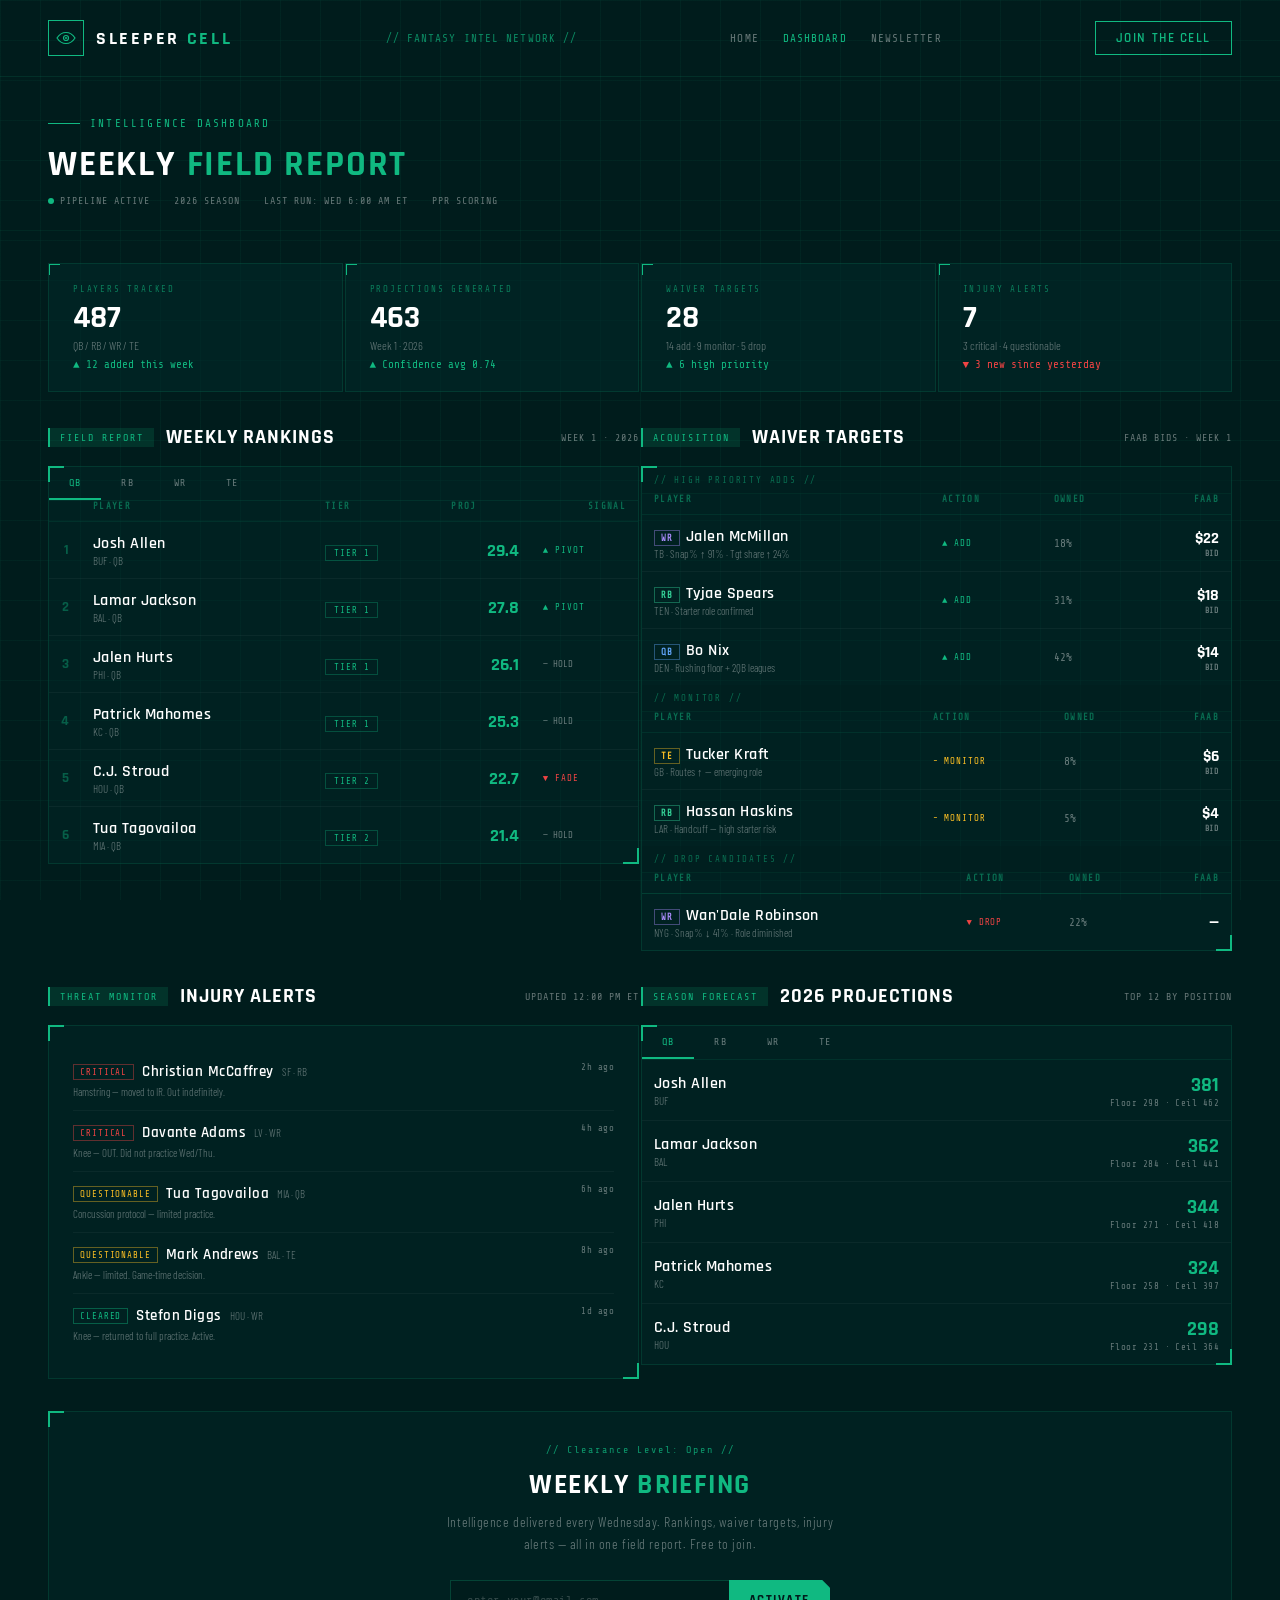
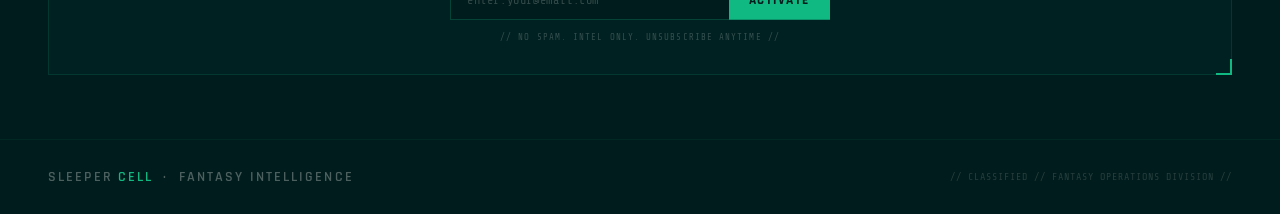
<file: intelligencedashboard.html>
<!DOCTYPE html>
<html lang="en">
<head>
<meta charset="UTF-8">
<meta name="viewport" content="width=device-width, initial-scale=1.0">
<title>Sleeper Cell | Intelligence Dashboard</title>
<link href="https://fonts.googleapis.com/css2?family=Rajdhani:wght@400;500;600;700&family=Share+Tech+Mono&family=Barlow+Condensed:wght@300;400;600;700&display=swap" rel="stylesheet">
<style>
*,*::before,*::after{box-sizing:border-box;margin:0;padding:0}
:root{--core:#001C1C;--accent:#10B981;--primary:#FFFFFF;--tertiary:#002B2B;--accent-dim:rgba(16,185,129,0.15);--grid-color:rgba(16,185,129,0.06);--muted:rgba(255,255,255,0.4);--border:rgba(16,185,129,0.15)}
html{scroll-behavior:smooth}
body{background-color:var(--core);color:var(--primary);font-family:'Barlow Condensed',sans-serif;min-height:100vh;overflow-x:hidden}
.grid-bg{position:fixed;inset:0;background-image:linear-gradient(var(--grid-color) 1px,transparent 1px),linear-gradient(90deg,var(--grid-color) 1px,transparent 1px);background-size:40px 40px;pointer-events:none;z-index:0}
.scanline{position:fixed;top:-100%;left:0;width:100%;height:2px;background:linear-gradient(90deg,transparent,rgba(16,185,129,0.4),transparent);animation:scan 6s linear infinite;z-index:1;pointer-events:none}
@keyframes scan{0%{top:-2px}100%{top:100vh}}
.page{position:relative;z-index:2}
nav{display:flex;align-items:center;justify-content:space-between;padding:20px 48px;border-bottom:1px solid rgba(16,185,129,0.12)}
.nav-logo{display:flex;align-items:center;gap:12px;text-decoration:none}
.logo-icon{width:36px;height:36px;border:1.5px solid var(--accent);display:flex;align-items:center;justify-content:center}
.eye-svg{width:20px;height:14px}
.logo-text{font-family:'Rajdhani',sans-serif;font-weight:700;font-size:18px;letter-spacing:0.15em;color:var(--primary);text-transform:uppercase}
.logo-text span{color:var(--accent)}
.nav-tag{font-family:'Share Tech Mono',monospace;font-size:11px;color:var(--accent);letter-spacing:0.1em;opacity:0.7}
.nav-links{display:flex;align-items:center;gap:24px}
.nav-link{font-family:'Share Tech Mono',monospace;font-size:11px;color:var(--muted);letter-spacing:0.1em;text-decoration:none;text-transform:uppercase;transition:color 0.2s}
.nav-link:hover,.nav-link.active{color:var(--accent)}
.nav-cta{background:transparent;border:1px solid var(--accent);color:var(--accent);font-family:'Rajdhani',sans-serif;font-weight:600;font-size:13px;letter-spacing:0.12em;text-transform:uppercase;padding:8px 20px;cursor:pointer;text-decoration:none;transition:all 0.2s;display:inline-block}
.nav-cta:hover{background:var(--accent);color:var(--core)}
.dash-header{padding:40px 48px 24px;max-width:1400px;margin:0 auto;border-bottom:1px solid rgba(16,185,129,0.08)}
.dash-eyebrow{display:flex;align-items:center;gap:10px;margin-bottom:12px}
.eyebrow-line{width:32px;height:1px;background:var(--accent)}
.eyebrow-text{font-family:'Share Tech Mono',monospace;font-size:11px;color:var(--accent);letter-spacing:0.2em;text-transform:uppercase}
.dash-title{font-family:'Rajdhani',sans-serif;font-weight:700;font-size:36px;text-transform:uppercase;letter-spacing:0.05em;color:var(--primary)}
.dash-title span{color:var(--accent)}
.dash-meta{display:flex;align-items:center;gap:24px;margin-top:8px}
.meta-item{font-family:'Share Tech Mono',monospace;font-size:10px;color:var(--muted);letter-spacing:0.1em;display:flex;align-items:center;gap:6px}
.meta-dot{width:5px;height:5px;border-radius:50%;background:var(--accent)}
.live-dot{width:6px;height:6px;border-radius:50%;background:var(--accent);animation:pulse 1.5s ease-in-out infinite}
@keyframes pulse{0%,100%{opacity:1}50%{opacity:0.3}}
.dash-body{max-width:1400px;margin:0 auto;padding:32px 48px 64px;display:flex;flex-direction:column;gap:32px}
.stat-row{display:grid;grid-template-columns:repeat(4,1fr);gap:2px}
.stat-card{background:rgba(0,43,43,0.5);border:1px solid var(--border);padding:20px 24px;position:relative;overflow:hidden}
.stat-card::before{content:'';position:absolute;top:-1px;left:-1px;width:12px;height:12px;border-top:2px solid var(--accent);border-left:2px solid var(--accent)}
.stat-label{font-family:'Share Tech Mono',monospace;font-size:9px;color:rgba(16,185,129,0.6);letter-spacing:0.2em;text-transform:uppercase;margin-bottom:8px}
.stat-value{font-family:'Rajdhani',sans-serif;font-weight:700;font-size:32px;color:var(--primary);line-height:1}
.stat-sub{font-family:'Barlow Condensed',sans-serif;font-size:12px;color:var(--muted);margin-top:4px;font-weight:300}
.stat-trend-up{color:#10B981;font-size:11px;font-family:'Share Tech Mono',monospace;margin-top:6px}
.stat-trend-dn{color:#ef4444;font-size:11px;font-family:'Share Tech Mono',monospace;margin-top:6px}
.section-hdr{display:flex;align-items:center;justify-content:space-between;margin-bottom:16px}
.section-left{display:flex;align-items:center;gap:12px}
.section-tag{font-family:'Share Tech Mono',monospace;font-size:10px;color:var(--accent);letter-spacing:0.2em;text-transform:uppercase;background:var(--accent-dim);padding:4px 10px;border-left:2px solid var(--accent)}
.section-title{font-family:'Rajdhani',sans-serif;font-weight:700;font-size:20px;text-transform:uppercase;letter-spacing:0.05em;color:var(--primary)}
.section-count{font-family:'Share Tech Mono',monospace;font-size:10px;color:var(--muted);letter-spacing:0.1em}
.panel{background:rgba(0,43,43,0.4);border:1px solid var(--border);position:relative}
.panel::before{content:'';position:absolute;top:-1px;left:-1px;width:16px;height:16px;border-top:2px solid var(--accent);border-left:2px solid var(--accent)}
.panel::after{content:'';position:absolute;bottom:-1px;right:-1px;width:16px;height:16px;border-bottom:2px solid var(--accent);border-right:2px solid var(--accent)}
.panel-inner{padding:24px}
.two-col{display:grid;grid-template-columns:1fr 1fr;gap:2px}
.three-col{display:grid;grid-template-columns:1fr 1fr 1fr;gap:2px}
table{width:100%;border-collapse:collapse}
.tbl-head th{font-family:'Share Tech Mono',monospace;font-size:9px;color:rgba(16,185,129,0.5);letter-spacing:0.15em;text-transform:uppercase;padding:0 12px 10px;text-align:left;border-bottom:1px solid rgba(16,185,129,0.1)}
.tbl-head th:last-child{text-align:right}
.tbl-row td{padding:11px 12px;border-bottom:1px solid rgba(255,255,255,0.04);font-size:14px;vertical-align:middle}
.tbl-row:last-child td{border-bottom:none}
.tbl-row:hover td{background:rgba(16,185,129,0.04)}
.player-name{font-family:'Rajdhani',sans-serif;font-weight:600;font-size:16px;color:var(--primary);letter-spacing:0.03em}
.player-meta{font-size:11px;color:var(--muted);font-family:'Barlow Condensed',sans-serif;font-weight:300}
.pos-badge{display:inline-block;font-family:'Share Tech Mono',monospace;font-size:9px;letter-spacing:0.1em;padding:2px 6px;border:1px solid;margin-right:6px}
.pos-QB{color:#60a5fa;border-color:rgba(96,165,250,0.4)}
.pos-RB{color:#34d399;border-color:rgba(52,211,153,0.4)}
.pos-WR{color:#a78bfa;border-color:rgba(167,139,250,0.4)}
.pos-TE{color:#fbbf24;border-color:rgba(251,191,36,0.4)}
.pts{font-family:'Rajdhani',sans-serif;font-weight:700;font-size:18px;color:var(--accent);text-align:right;white-space:nowrap}
.tier-badge{font-family:'Share Tech Mono',monospace;font-size:9px;letter-spacing:0.1em;padding:2px 8px;border:1px solid rgba(16,185,129,0.3);color:var(--accent);white-space:nowrap}
.conf-bar-wrap{width:60px;height:4px;background:rgba(255,255,255,0.08);display:inline-block;vertical-align:middle}
.conf-bar{height:4px;background:var(--accent)}
.action-add{color:#10B981;font-family:'Share Tech Mono',monospace;font-size:9px;letter-spacing:0.1em}
.action-monitor{color:#fbbf24;font-family:'Share Tech Mono',monospace;font-size:9px;letter-spacing:0.1em}
.action-drop{color:#ef4444;font-family:'Share Tech Mono',monospace;font-size:9px;letter-spacing:0.1em}
.faab{font-family:'Rajdhani',sans-serif;font-weight:700;font-size:16px;color:var(--primary);text-align:right}
.faab-label{font-family:'Share Tech Mono',monospace;font-size:8px;color:var(--muted);letter-spacing:0.1em}
.alert-item{display:flex;justify-content:space-between;align-items:flex-start;padding:12px 0;border-bottom:1px solid rgba(255,255,255,0.04);gap:12px}
.alert-item:last-child{border-bottom:none}
.alert-critical{color:#ef4444;font-family:'Share Tech Mono',monospace;font-size:9px;letter-spacing:0.1em;padding:2px 6px;border:1px solid rgba(239,68,68,0.4)}
.alert-warn{color:#fbbf24;font-family:'Share Tech Mono',monospace;font-size:9px;letter-spacing:0.1em;padding:2px 6px;border:1px solid rgba(251,191,36,0.4)}
.alert-cleared{color:#10B981;font-family:'Share Tech Mono',monospace;font-size:9px;letter-spacing:0.1em;padding:2px 6px;border:1px solid rgba(16,185,129,0.4)}
.alert-time{font-family:'Share Tech Mono',monospace;font-size:9px;color:var(--muted);letter-spacing:0.05em;white-space:nowrap}
.rank-num{font-family:'Rajdhani',sans-serif;font-weight:700;font-size:20px;color:rgba(16,185,129,0.4);width:32px;text-align:right;padding-right:8px}
.pivot-tag{color:#10B981;font-family:'Share Tech Mono',monospace;font-size:9px;letter-spacing:0.1em}
.fade-tag{color:#ef4444;font-family:'Share Tech Mono',monospace;font-size:9px;letter-spacing:0.1em}
.proj-bar-wrap{width:80px;height:3px;background:rgba(255,255,255,0.06);display:inline-block;vertical-align:middle}
.proj-bar{height:3px;background:var(--accent)}
.sub-section-label{font-family:'Share Tech Mono',monospace;font-size:9px;color:rgba(16,185,129,0.5);letter-spacing:0.2em;text-transform:uppercase;padding:8px 12px;border-bottom:1px solid rgba(16,185,129,0.08);background:rgba(0,28,28,0.4)}
.season-row{display:flex;justify-content:space-between;align-items:center;padding:12px;border-bottom:1px solid rgba(255,255,255,0.04)}
.season-row:last-child{border-bottom:none}
.season-row:hover{background:rgba(16,185,129,0.04)}
.season-pts{font-family:'Rajdhani',sans-serif;font-weight:700;font-size:20px;color:var(--accent)}
.season-range{font-family:'Share Tech Mono',monospace;font-size:9px;color:var(--muted);letter-spacing:0.05em}
.divider{height:1px;background:rgba(16,185,129,0.08);margin:0}
.tab-row{display:flex;gap:0;border-bottom:1px solid rgba(16,185,129,0.1);margin-bottom:0}
.tab{font-family:'Share Tech Mono',monospace;font-size:10px;letter-spacing:0.12em;text-transform:uppercase;padding:10px 20px;cursor:pointer;color:var(--muted);border-bottom:2px solid transparent;transition:all 0.2s;background:none;border-top:none;border-left:none;border-right:none}
.tab.active{color:var(--accent);border-bottom-color:var(--accent)}
.tab:hover{color:var(--primary)}
.tab-content{display:none}.tab-content.active{display:block}
.newsletter-card{background:rgba(0,43,43,0.4);border:1px solid var(--border);padding:32px;text-align:center;position:relative}
.newsletter-card::before{content:'';position:absolute;top:-1px;left:-1px;width:16px;height:16px;border-top:2px solid var(--accent);border-left:2px solid var(--accent)}
.newsletter-card::after{content:'';position:absolute;bottom:-1px;right:-1px;width:16px;height:16px;border-bottom:2px solid var(--accent);border-right:2px solid var(--accent)}
.nl-eyebrow{font-family:'Share Tech Mono',monospace;font-size:10px;color:var(--accent);letter-spacing:0.2em;opacity:0.8;margin-bottom:12px}
.nl-title{font-family:'Rajdhani',sans-serif;font-weight:700;font-size:28px;text-transform:uppercase;letter-spacing:0.05em;margin-bottom:8px}
.nl-title span{color:var(--accent)}
.nl-desc{font-size:14px;color:var(--muted);font-weight:300;max-width:400px;margin:0 auto 24px;line-height:1.6;letter-spacing:0.04em}
.nl-form{display:flex;max-width:380px;margin:0 auto}
.nl-input{flex:1;background:rgba(0,28,28,0.9);border:1px solid rgba(16,185,129,0.25);border-right:none;color:var(--primary);font-family:'Share Tech Mono',monospace;font-size:12px;padding:12px 16px;outline:none;letter-spacing:0.05em}
.nl-input::placeholder{color:rgba(255,255,255,0.2)}
.nl-btn{background:var(--accent);color:var(--core);border:none;font-family:'Rajdhani',sans-serif;font-weight:700;font-size:13px;letter-spacing:0.12em;text-transform:uppercase;padding:12px 20px;cursor:pointer;clip-path:polygon(0 0,calc(100% - 8px) 0,100% 8px,100% 100%,0 100%);white-space:nowrap}
.nl-fine{margin-top:12px;font-family:'Share Tech Mono',monospace;font-size:9px;color:rgba(255,255,255,0.2);letter-spacing:0.12em}
footer{padding:28px 48px;display:flex;justify-content:space-between;align-items:center;border-top:1px solid rgba(16,185,129,0.08)}
.footer-left{font-family:'Rajdhani',sans-serif;font-weight:600;font-size:14px;letter-spacing:0.15em;text-transform:uppercase;color:rgba(255,255,255,0.3)}
.footer-left span{color:var(--accent)}
.footer-right{font-family:'Share Tech Mono',monospace;font-size:10px;color:rgba(255,255,255,0.15);letter-spacing:0.1em}
@media(max-width:900px){nav{padding:16px 24px}.nav-tag,.nav-links{display:none}.dash-header,.dash-body{padding:24px}.stat-row{grid-template-columns:1fr 1fr}.two-col,.three-col{grid-template-columns:1fr}footer{padding:20px 24px;flex-direction:column;gap:8px;text-align:center}}
</style>
</head>
<body>
<div class="grid-bg"></div>
<div class="scanline"></div>
<div class="page">

<nav>
  <a href="index.html" class="nav-logo">
    <div class="logo-icon">
      <svg class="eye-svg" viewBox="0 0 20 14" fill="none">
        <path d="M1 7C1 7 4.5 1.5 10 1.5C15.5 1.5 19 7 19 7C19 7 15.5 12.5 10 12.5C4.5 12.5 1 7 1 7Z" stroke="#10B981" stroke-width="1.2"/>
        <circle cx="10" cy="7" r="2.5" stroke="#10B981" stroke-width="1.2"/>
        <circle cx="10" cy="7" r="1" fill="#10B981"/>
      </svg>
    </div>
    <div class="logo-text">Sleeper <span>Cell</span></div>
  </a>
  <div class="nav-tag">// FANTASY INTEL NETWORK //</div>
  <div class="nav-links">
    <a href="index.html" class="nav-link">Home</a>
    <a href="dashboard.html" class="nav-link active">Dashboard</a>
    <a href="index.html#subscribe" class="nav-link">Newsletter</a>
  </div>
  <a href="index.html#subscribe" class="nav-cta">Join the Cell</a>
</nav>

<div class="dash-header">
  <div class="dash-eyebrow">
    <div class="eyebrow-line"></div>
    <span class="eyebrow-text">Intelligence Dashboard</span>
  </div>
  <div class="dash-title">Weekly <span>Field Report</span></div>
  <div class="dash-meta">
    <div class="meta-item"><div class="live-dot"></div>PIPELINE ACTIVE</div>
    <div class="meta-item">2026 SEASON</div>
    <div class="meta-item">LAST RUN: WED 6:00 AM ET</div>
    <div class="meta-item">PPR SCORING</div>
  </div>
</div>

<div class="dash-body">

  <!-- STAT CARDS -->
  <div class="stat-row">
    <div class="stat-card">
      <div class="stat-label">Players Tracked</div>
      <div class="stat-value">487</div>
      <div class="stat-sub">QB / RB / WR / TE</div>
      <div class="stat-trend-up">▲ 12 added this week</div>
    </div>
    <div class="stat-card">
      <div class="stat-label">Projections Generated</div>
      <div class="stat-value">463</div>
      <div class="stat-sub">Week 1 · 2026</div>
      <div class="stat-trend-up">▲ Confidence avg 0.74</div>
    </div>
    <div class="stat-card">
      <div class="stat-label">Waiver Targets</div>
      <div class="stat-value">28</div>
      <div class="stat-sub">14 add · 9 monitor · 5 drop</div>
      <div class="stat-trend-up">▲ 6 high priority</div>
    </div>
    <div class="stat-card">
      <div class="stat-label">Injury Alerts</div>
      <div class="stat-value">7</div>
      <div class="stat-sub">3 critical · 4 questionable</div>
      <div class="stat-trend-dn">▼ 3 new since yesterday</div>
    </div>
  </div>

  <!-- RANKINGS + WAIVER WIRE -->
  <div class="two-col">

    <!-- RANKINGS -->
    <div>
      <div class="section-hdr">
        <div class="section-left">
          <div class="section-tag">Field Report</div>
          <div class="section-title">Weekly Rankings</div>
        </div>
        <div class="section-count">WEEK 1 · 2026</div>
      </div>
      <div class="panel">
        <div class="tab-row">
          <button class="tab active" onclick="switchTab(this,'rank-qb')">QB</button>
          <button class="tab" onclick="switchTab(this,'rank-rb')">RB</button>
          <button class="tab" onclick="switchTab(this,'rank-wr')">WR</button>
          <button class="tab" onclick="switchTab(this,'rank-te')">TE</button>
        </div>
        <div id="rank-qb" class="tab-content active">
          <table><thead class="tbl-head"><tr><th></th><th>Player</th><th>Tier</th><th>Proj</th><th>Signal</th></tr></thead><tbody>
            <tr class="tbl-row"><td class="rank-num">1</td><td><div class="player-name">Josh Allen</div><div class="player-meta">BUF · QB</div></td><td><span class="tier-badge">TIER 1</span></td><td><div class="pts">29.4</div></td><td><div class="pivot-tag">▲ PIVOT</div></td></tr>
            <tr class="tbl-row"><td class="rank-num">2</td><td><div class="player-name">Lamar Jackson</div><div class="player-meta">BAL · QB</div></td><td><span class="tier-badge">TIER 1</span></td><td><div class="pts">27.8</div></td><td><div class="pivot-tag">▲ PIVOT</div></td></tr>
            <tr class="tbl-row"><td class="rank-num">3</td><td><div class="player-name">Jalen Hurts</div><div class="player-meta">PHI · QB</div></td><td><span class="tier-badge">TIER 1</span></td><td><div class="pts">26.1</div></td><td><div style="color:var(--muted);font-family:'Share Tech Mono',monospace;font-size:9px">— HOLD</div></td></tr>
            <tr class="tbl-row"><td class="rank-num">4</td><td><div class="player-name">Patrick Mahomes</div><div class="player-meta">KC · QB</div></td><td><span class="tier-badge">TIER 1</span></td><td><div class="pts">25.3</div></td><td><div style="color:var(--muted);font-family:'Share Tech Mono',monospace;font-size:9px">— HOLD</div></td></tr>
            <tr class="tbl-row"><td class="rank-num">5</td><td><div class="player-name">C.J. Stroud</div><div class="player-meta">HOU · QB</div></td><td><span class="tier-badge">TIER 2</span></td><td><div class="pts">22.7</div></td><td><div class="fade-tag">▼ FADE</div></td></tr>
            <tr class="tbl-row"><td class="rank-num">6</td><td><div class="player-name">Tua Tagovailoa</div><div class="player-meta">MIA · QB</div></td><td><span class="tier-badge">TIER 2</span></td><td><div class="pts">21.4</div></td><td><div style="color:var(--muted);font-family:'Share Tech Mono',monospace;font-size:9px">— HOLD</div></td></tr>
          </tbody></table>
        </div>
        <div id="rank-rb" class="tab-content">
          <table><thead class="tbl-head"><tr><th></th><th>Player</th><th>Tier</th><th>Proj</th><th>Signal</th></tr></thead><tbody>
            <tr class="tbl-row"><td class="rank-num">1</td><td><div class="player-name">Saquon Barkley</div><div class="player-meta">PHI · RB</div></td><td><span class="tier-badge">TIER 1</span></td><td><div class="pts">22.1</div></td><td><div class="pivot-tag">▲ PIVOT</div></td></tr>
            <tr class="tbl-row"><td class="rank-num">2</td><td><div class="player-name">Bijan Robinson</div><div class="player-meta">ATL · RB</div></td><td><span class="tier-badge">TIER 1</span></td><td><div class="pts">20.8</div></td><td><div style="color:var(--muted);font-family:'Share Tech Mono',monospace;font-size:9px">— HOLD</div></td></tr>
            <tr class="tbl-row"><td class="rank-num">3</td><td><div class="player-name">De'Von Achane</div><div class="player-meta">MIA · RB</div></td><td><span class="tier-badge">TIER 1</span></td><td><div class="pts">19.4</div></td><td><div class="pivot-tag">▲ PIVOT</div></td></tr>
            <tr class="tbl-row"><td class="rank-num">4</td><td><div class="player-name">Jahmyr Gibbs</div><div class="player-meta">DET · RB</div></td><td><span class="tier-badge">TIER 1</span></td><td><div class="pts">18.9</div></td><td><div style="color:var(--muted);font-family:'Share Tech Mono',monospace;font-size:9px">— HOLD</div></td></tr>
            <tr class="tbl-row"><td class="rank-num">5</td><td><div class="player-name">Jonathan Taylor</div><div class="player-meta">IND · RB</div></td><td><span class="tier-badge">TIER 2</span></td><td><div class="pts">16.2</div></td><td><div class="fade-tag">▼ FADE</div></td></tr>
            <tr class="tbl-row"><td class="rank-num">6</td><td><div class="player-name">Tony Pollard</div><div class="player-meta">TEN · RB</div></td><td><span class="tier-badge">TIER 2</span></td><td><div class="pts">15.7</div></td><td><div style="color:var(--muted);font-family:'Share Tech Mono',monospace;font-size:9px">— HOLD</div></td></tr>
          </tbody></table>
        </div>
        <div id="rank-wr" class="tab-content">
          <table><thead class="tbl-head"><tr><th></th><th>Player</th><th>Tier</th><th>Proj</th><th>Signal</th></tr></thead><tbody>
            <tr class="tbl-row"><td class="rank-num">1</td><td><div class="player-name">Tyreek Hill</div><div class="player-meta">MIA · WR</div></td><td><span class="tier-badge">TIER 1</span></td><td><div class="pts">21.3</div></td><td><div class="pivot-tag">▲ PIVOT</div></td></tr>
            <tr class="tbl-row"><td class="rank-num">2</td><td><div class="player-name">Justin Jefferson</div><div class="player-meta">MIN · WR</div></td><td><span class="tier-badge">TIER 1</span></td><td><div class="pts">20.4</div></td><td><div style="color:var(--muted);font-family:'Share Tech Mono',monospace;font-size:9px">— HOLD</div></td></tr>
            <tr class="tbl-row"><td class="rank-num">3</td><td><div class="player-name">CeeDee Lamb</div><div class="player-meta">DAL · WR</div></td><td><span class="tier-badge">TIER 1</span></td><td><div class="pts">19.8</div></td><td><div style="color:var(--muted);font-family:'Share Tech Mono',monospace;font-size:9px">— HOLD</div></td></tr>
            <tr class="tbl-row"><td class="rank-num">4</td><td><div class="player-name">Puka Nacua</div><div class="player-meta">LAR · WR</div></td><td><span class="tier-badge">TIER 2</span></td><td><div class="pts">17.1</div></td><td><div class="pivot-tag">▲ PIVOT</div></td></tr>
            <tr class="tbl-row"><td class="rank-num">5</td><td><div class="player-name">Amon-Ra St. Brown</div><div class="player-meta">DET · WR</div></td><td><span class="tier-badge">TIER 2</span></td><td><div class="pts">16.8</div></td><td><div style="color:var(--muted);font-family:'Share Tech Mono',monospace;font-size:9px">— HOLD</div></td></tr>
            <tr class="tbl-row"><td class="rank-num">6</td><td><div class="player-name">Davante Adams</div><div class="player-meta">LV · WR</div></td><td><span class="tier-badge">TIER 2</span></td><td><div class="pts">15.2</div></td><td><div class="fade-tag">▼ FADE</div></td></tr>
          </tbody></table>
        </div>
        <div id="rank-te" class="tab-content">
          <table><thead class="tbl-head"><tr><th></th><th>Player</th><th>Tier</th><th>Proj</th><th>Signal</th></tr></thead><tbody>
            <tr class="tbl-row"><td class="rank-num">1</td><td><div class="player-name">Sam LaPorta</div><div class="player-meta">DET · TE</div></td><td><span class="tier-badge">TIER 1</span></td><td><div class="pts">14.8</div></td><td><div class="pivot-tag">▲ PIVOT</div></td></tr>
            <tr class="tbl-row"><td class="rank-num">2</td><td><div class="player-name">Trey McBride</div><div class="player-meta">ARI · TE</div></td><td><span class="tier-badge">TIER 1</span></td><td><div class="pts">13.9</div></td><td><div style="color:var(--muted);font-family:'Share Tech Mono',monospace;font-size:9px">— HOLD</div></td></tr>
            <tr class="tbl-row"><td class="rank-num">3</td><td><div class="player-name">Brock Bowers</div><div class="player-meta">LV · TE</div></td><td><span class="tier-badge">TIER 1</span></td><td><div class="pts">13.1</div></td><td><div class="pivot-tag">▲ PIVOT</div></td></tr>
            <tr class="tbl-row"><td class="rank-num">4</td><td><div class="player-name">Mark Andrews</div><div class="player-meta">BAL · TE</div></td><td><span class="tier-badge">TIER 2</span></td><td><div class="pts">11.4</div></td><td><div style="color:var(--muted);font-family:'Share Tech Mono',monospace;font-size:9px">— HOLD</div></td></tr>
            <tr class="tbl-row"><td class="rank-num">5</td><td><div class="player-name">Dallas Goedert</div><div class="player-meta">PHI · TE</div></td><td><span class="tier-badge">TIER 2</span></td><td><div class="pts">10.8</div></td><td><div class="fade-tag">▼ FADE</div></td></tr>
            <tr class="tbl-row"><td class="rank-num">6</td><td><div class="player-name">Cole Kmet</div><div class="player-meta">CHI · TE</div></td><td><span class="tier-badge">TIER 3</span></td><td><div class="pts">9.2</div></td><td><div style="color:var(--muted);font-family:'Share Tech Mono',monospace;font-size:9px">— HOLD</div></td></tr>
          </tbody></table>
        </div>
      </div>
    </div>

    <!-- WAIVER WIRE -->
    <div>
      <div class="section-hdr">
        <div class="section-left">
          <div class="section-tag">Acquisition</div>
          <div class="section-title">Waiver Targets</div>
        </div>
        <div class="section-count">FAAB BIDS · WEEK 1</div>
      </div>
      <div class="panel">
        <div class="sub-section-label">// HIGH PRIORITY ADDS //</div>
        <table><thead class="tbl-head"><tr><th>Player</th><th>Action</th><th>Owned</th><th>FAAB</th></tr></thead><tbody>
          <tr class="tbl-row"><td><div class="player-name"><span class="pos-badge pos-WR">WR</span>Jalen McMillan</div><div class="player-meta">TB · Snap% ↑ 91% · Tgt share ↑ 24%</div></td><td><div class="action-add">▲ ADD</div></td><td><div style="font-family:'Share Tech Mono',monospace;font-size:11px;color:var(--muted)">18%</div></td><td><div class="faab">$22<div class="faab-label">BID</div></div></td></tr>
          <tr class="tbl-row"><td><div class="player-name"><span class="pos-badge pos-RB">RB</span>Tyjae Spears</div><div class="player-meta">TEN · Starter role confirmed</div></td><td><div class="action-add">▲ ADD</div></td><td><div style="font-family:'Share Tech Mono',monospace;font-size:11px;color:var(--muted)">31%</div></td><td><div class="faab">$18<div class="faab-label">BID</div></div></td></tr>
          <tr class="tbl-row"><td><div class="player-name"><span class="pos-badge pos-QB">QB</span>Bo Nix</div><div class="player-meta">DEN · Rushing floor + 2QB leagues</div></td><td><div class="action-add">▲ ADD</div></td><td><div style="font-family:'Share Tech Mono',monospace;font-size:11px;color:var(--muted)">42%</div></td><td><div class="faab">$14<div class="faab-label">BID</div></div></td></tr>
        </tbody></table>
        <div class="sub-section-label">// MONITOR //</div>
        <table><thead class="tbl-head"><tr><th>Player</th><th>Action</th><th>Owned</th><th>FAAB</th></tr></thead><tbody>
          <tr class="tbl-row"><td><div class="player-name"><span class="pos-badge pos-TE">TE</span>Tucker Kraft</div><div class="player-meta">GB · Routes ↑ — emerging role</div></td><td><div class="action-monitor">~ MONITOR</div></td><td><div style="font-family:'Share Tech Mono',monospace;font-size:11px;color:var(--muted)">8%</div></td><td><div class="faab">$6<div class="faab-label">BID</div></div></td></tr>
          <tr class="tbl-row"><td><div class="player-name"><span class="pos-badge pos-RB">RB</span>Hassan Haskins</div><div class="player-meta">LAR · Handcuff — high starter risk</div></td><td><div class="action-monitor">~ MONITOR</div></td><td><div style="font-family:'Share Tech Mono',monospace;font-size:11px;color:var(--muted)">5%</div></td><td><div class="faab">$4<div class="faab-label">BID</div></div></td></tr>
        </tbody></table>
        <div class="sub-section-label">// DROP CANDIDATES //</div>
        <table><thead class="tbl-head"><tr><th>Player</th><th>Action</th><th>Owned</th><th>FAAB</th></tr></thead><tbody>
          <tr class="tbl-row"><td><div class="player-name"><span class="pos-badge pos-WR">WR</span>Wan'Dale Robinson</div><div class="player-meta">NYG · Snap% ↓ 41% · Role diminished</div></td><td><div class="action-drop">▼ DROP</div></td><td><div style="font-family:'Share Tech Mono',monospace;font-size:11px;color:var(--muted)">22%</div></td><td><div class="faab">—<div class="faab-label"></div></div></td></tr>
        </tbody></table>
      </div>
    </div>
  </div>

  <!-- INJURY ALERTS + SEASON PROJECTIONS -->
  <div class="two-col">

    <!-- INJURY ALERTS -->
    <div>
      <div class="section-hdr">
        <div class="section-left">
          <div class="section-tag">Threat Monitor</div>
          <div class="section-title">Injury Alerts</div>
        </div>
        <div class="section-count">UPDATED 12:00 PM ET</div>
      </div>
      <div class="panel">
        <div class="panel-inner">
          <div class="alert-item">
            <div style="flex:1">
              <div style="display:flex;align-items:center;gap:8px;margin-bottom:4px">
                <span class="alert-critical">CRITICAL</span>
                <span class="player-name" style="font-size:15px">Christian McCaffrey</span>
                <span class="player-meta">SF · RB</span>
              </div>
              <div class="player-meta">Hamstring — moved to IR. Out indefinitely.</div>
            </div>
            <div class="alert-time">2h ago</div>
          </div>
          <div class="alert-item">
            <div style="flex:1">
              <div style="display:flex;align-items:center;gap:8px;margin-bottom:4px">
                <span class="alert-critical">CRITICAL</span>
                <span class="player-name" style="font-size:15px">Davante Adams</span>
                <span class="player-meta">LV · WR</span>
              </div>
              <div class="player-meta">Knee — OUT. Did not practice Wed/Thu.</div>
            </div>
            <div class="alert-time">4h ago</div>
          </div>
          <div class="alert-item">
            <div style="flex:1">
              <div style="display:flex;align-items:center;gap:8px;margin-bottom:4px">
                <span class="alert-warn">QUESTIONABLE</span>
                <span class="player-name" style="font-size:15px">Tua Tagovailoa</span>
                <span class="player-meta">MIA · QB</span>
              </div>
              <div class="player-meta">Concussion protocol — limited practice.</div>
            </div>
            <div class="alert-time">6h ago</div>
          </div>
          <div class="alert-item">
            <div style="flex:1">
              <div style="display:flex;align-items:center;gap:8px;margin-bottom:4px">
                <span class="alert-warn">QUESTIONABLE</span>
                <span class="player-name" style="font-size:15px">Mark Andrews</span>
                <span class="player-meta">BAL · TE</span>
              </div>
              <div class="player-meta">Ankle — limited. Game-time decision.</div>
            </div>
            <div class="alert-time">8h ago</div>
          </div>
          <div class="alert-item">
            <div style="flex:1">
              <div style="display:flex;align-items:center;gap:8px;margin-bottom:4px">
                <span class="alert-cleared">CLEARED</span>
                <span class="player-name" style="font-size:15px">Stefon Diggs</span>
                <span class="player-meta">HOU · WR</span>
              </div>
              <div class="player-meta">Knee — returned to full practice. Active.</div>
            </div>
            <div class="alert-time">1d ago</div>
          </div>
        </div>
      </div>
    </div>

    <!-- SEASON PROJECTIONS -->
    <div>
      <div class="section-hdr">
        <div class="section-left">
          <div class="section-tag">Season Forecast</div>
          <div class="section-title">2026 Projections</div>
        </div>
        <div class="section-count">TOP 12 BY POSITION</div>
      </div>
      <div class="panel">
        <div class="tab-row">
          <button class="tab active" onclick="switchTab(this,'sea-qb')">QB</button>
          <button class="tab" onclick="switchTab(this,'sea-rb')">RB</button>
          <button class="tab" onclick="switchTab(this,'sea-wr')">WR</button>
          <button class="tab" onclick="switchTab(this,'sea-te')">TE</button>
        </div>
        <div id="sea-qb" class="tab-content active">
          <div class="season-row"><div><div class="player-name">Josh Allen</div><div class="player-meta">BUF</div></div><div style="text-align:right"><div class="season-pts">381</div><div class="season-range">Floor 298 · Ceil 462</div></div></div>
          <div class="season-row"><div><div class="player-name">Lamar Jackson</div><div class="player-meta">BAL</div></div><div style="text-align:right"><div class="season-pts">362</div><div class="season-range">Floor 284 · Ceil 441</div></div></div>
          <div class="season-row"><div><div class="player-name">Jalen Hurts</div><div class="player-meta">PHI</div></div><div style="text-align:right"><div class="season-pts">344</div><div class="season-range">Floor 271 · Ceil 418</div></div></div>
          <div class="season-row"><div><div class="player-name">Patrick Mahomes</div><div class="player-meta">KC</div></div><div style="text-align:right"><div class="season-pts">324</div><div class="season-range">Floor 258 · Ceil 397</div></div></div>
          <div class="season-row"><div><div class="player-name">C.J. Stroud</div><div class="player-meta">HOU</div></div><div style="text-align:right"><div class="season-pts">298</div><div class="season-range">Floor 231 · Ceil 364</div></div></div>
        </div>
        <div id="sea-rb" class="tab-content">
          <div class="season-row"><div><div class="player-name">Saquon Barkley</div><div class="player-meta">PHI</div></div><div style="text-align:right"><div class="season-pts">312</div><div class="season-range">Floor 241 · Ceil 384</div></div></div>
          <div class="season-row"><div><div class="player-name">Bijan Robinson</div><div class="player-meta">ATL</div></div><div style="text-align:right"><div class="season-pts">294</div><div class="season-range">Floor 228 · Ceil 361</div></div></div>
          <div class="season-row"><div><div class="player-name">De'Von Achane</div><div class="player-meta">MIA</div></div><div style="text-align:right"><div class="season-pts">271</div><div class="season-range">Floor 198 · Ceil 344</div></div></div>
          <div class="season-row"><div><div class="player-name">Jahmyr Gibbs</div><div class="player-meta">DET</div></div><div style="text-align:right"><div class="season-pts">258</div><div class="season-range">Floor 192 · Ceil 318</div></div></div>
          <div class="season-row"><div><div class="player-name">Jonathan Taylor</div><div class="player-meta">IND</div></div><div style="text-align:right"><div class="season-pts">241</div><div class="season-range">Floor 181 · Ceil 302</div></div></div>
        </div>
        <div id="sea-wr" class="tab-content">
          <div class="season-row"><div><div class="player-name">Tyreek Hill</div><div class="player-meta">MIA</div></div><div style="text-align:right"><div class="season-pts">298</div><div class="season-range">Floor 228 · Ceil 368</div></div></div>
          <div class="season-row"><div><div class="player-name">Justin Jefferson</div><div class="player-meta">MIN</div></div><div style="text-align:right"><div class="season-pts">284</div><div class="season-range">Floor 218 · Ceil 351</div></div></div>
          <div class="season-row"><div><div class="player-name">CeeDee Lamb</div><div class="player-meta">DAL</div></div><div style="text-align:right"><div class="season-pts">276</div><div class="season-range">Floor 211 · Ceil 341</div></div></div>
          <div class="season-row"><div><div class="player-name">Puka Nacua</div><div class="player-meta">LAR</div></div><div style="text-align:right"><div class="season-pts">241</div><div class="season-range">Floor 178 · Ceil 304</div></div></div>
          <div class="season-row"><div><div class="player-name">Amon-Ra St. Brown</div><div class="player-meta">DET</div></div><div style="text-align:right"><div class="season-pts">234</div><div class="season-range">Floor 172 · Ceil 296</div></div></div>
        </div>
        <div id="sea-te" class="tab-content">
          <div class="season-row"><div><div class="player-name">Sam LaPorta</div><div class="player-meta">DET</div></div><div style="text-align:right"><div class="season-pts">198</div><div class="season-range">Floor 144 · Ceil 252</div></div></div>
          <div class="season-row"><div><div class="player-name">Trey McBride</div><div class="player-meta">ARI</div></div><div style="text-align:right"><div class="season-pts">184</div><div class="season-range">Floor 134 · Ceil 234</div></div></div>
          <div class="season-row"><div><div class="player-name">Brock Bowers</div><div class="player-meta">LV</div></div><div style="text-align:right"><div class="season-pts">176</div><div class="season-range">Floor 128 · Ceil 224</div></div></div>
          <div class="season-row"><div><div class="player-name">Mark Andrews</div><div class="player-meta">BAL</div></div><div style="text-align:right"><div class="season-pts">158</div><div class="season-range">Floor 112 · Ceil 204</div></div></div>
          <div class="season-row"><div><div class="player-name">Dallas Goedert</div><div class="player-meta">PHI</div></div><div style="text-align:right"><div class="season-pts">144</div><div class="season-range">Floor 104 · Ceil 184</div></div></div>
        </div>
      </div>
    </div>

  </div>

  <!-- NEWSLETTER -->
  <div class="newsletter-card">
    <div class="nl-eyebrow">// Clearance Level: Open //</div>
    <h2 class="nl-title">Weekly <span>Briefing</span></h2>
    <p class="nl-desc">Intelligence delivered every Wednesday. Rankings, waiver targets, injury alerts — all in one field report. Free to join.</p>
    <div class="nl-form">
      <input type="email" class="nl-input" placeholder="enter.your@email.com">
      <button class="nl-btn">Activate</button>
    </div>
    <div class="nl-fine">// NO SPAM. INTEL ONLY. UNSUBSCRIBE ANYTIME //</div>
  </div>

</div>

<footer>
  <div class="footer-left">Sleeper <span>Cell</span> &nbsp;·&nbsp; Fantasy Intelligence</div>
  <div class="footer-right">// CLASSIFIED // FANTASY OPERATIONS DIVISION //</div>
</footer>

</div>
<script>
function switchTab(btn,id){
  const panel=btn.closest('.panel');
  panel.querySelectorAll('.tab').forEach(t=>t.classList.remove('active'));
  panel.querySelectorAll('.tab-content').forEach(t=>t.classList.remove('active'));
  btn.classList.add('active');
  panel.querySelector('#'+id).classList.add('active');
}
</script>
</body>
</html>
</file>
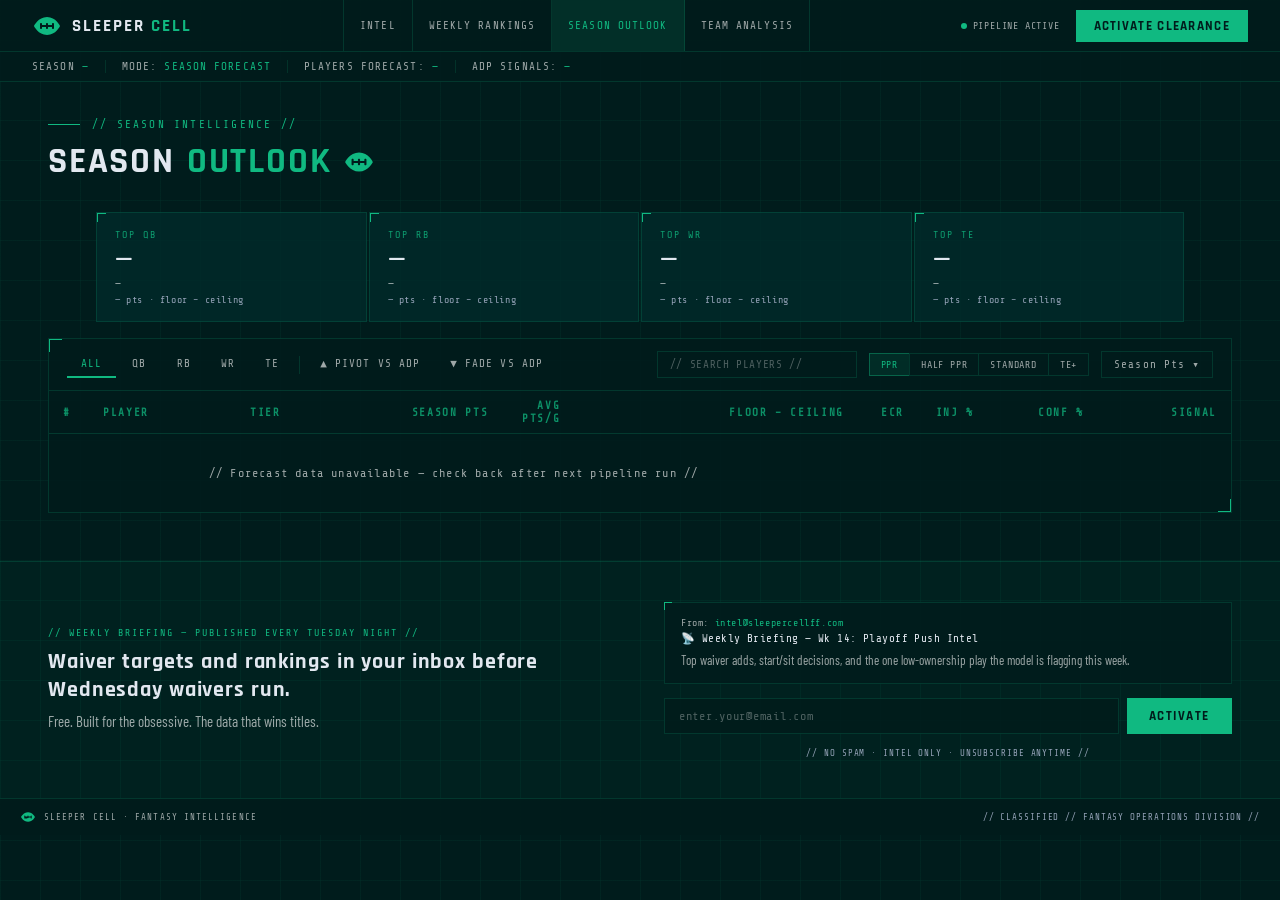
<file: season-outlook.html>
<!DOCTYPE html>
<html lang="en">
<head>
<meta charset="UTF-8">
<meta name="viewport" content="width=device-width, initial-scale=1.0">
<meta name="description" content="Sleeper Cell — Season Outlook. Full-season forecasts with floor/ceiling ranges, age curves, and ADP divergence signals.">
<meta name="theme-color" content="#001C1C">
<meta property="og:title" content="Sleeper Cell | Season Outlook">
<meta property="og:description" content="Full-season forecasts with floor/ceiling ranges, age curves, and ADP divergence signals.">
<meta property="og:type" content="website">
<link rel="icon" type="image/svg+xml" href="../favicon.svg">
<title>Sleeper Cell | Season Outlook</title>
<link href="https://fonts.googleapis.com/css2?family=Rajdhani:wght@400;500;600;700&family=Share+Tech+Mono&family=Barlow+Condensed:wght@300;400;600;700&display=swap" rel="stylesheet">
<style>
*,*::before,*::after{box-sizing:border-box;margin:0;padding:0}
:root{
  --core:#001C1C;
  --accent:#10B981;
  --accent-dim:rgba(16,185,129,0.12);
  --border:rgba(16,185,129,0.18);
  --text:#e2e8f0;
  --muted:rgba(255,255,255,0.62);
  --muted2:#94a3b8;
  --card:rgba(0,35,35,0.9);
  --tertiary:#002B2B;
  --grid-color:rgba(16,185,129,0.06);
}
html{scroll-behavior:smooth}
body{background-color:var(--core);color:var(--text);font-family:'Barlow Condensed',sans-serif;min-height:100vh;overflow-x:hidden}

/* Background */
.grid-bg{position:fixed;inset:0;background-image:linear-gradient(var(--grid-color) 1px,transparent 1px),linear-gradient(90deg,var(--grid-color) 1px,transparent 1px);background-size:40px 40px;pointer-events:none;z-index:0}
.scanline{position:fixed;top:-100%;left:0;width:100%;height:2px;background:linear-gradient(90deg,transparent,rgba(16,185,129,0.4),transparent);animation:scan 6s linear infinite;z-index:1;pointer-events:none}
@keyframes scan{0%{top:-2px}100%{top:100vh}}
@keyframes pulse{0%,100%{opacity:1}50%{opacity:0.3}}
.page{position:relative;z-index:2}

/* NAV */
nav{display:flex;align-items:stretch;justify-content:space-between;height:52px;border-bottom:1px solid var(--border);padding:0 32px;background:rgba(0,28,28,0.95)}
.nav-logo{display:flex;align-items:center;gap:10px;text-decoration:none;flex-shrink:0}
.nav-logo-icon{width:30px;height:30px;flex-shrink:0}
.nav-wordmark{font-family:'Rajdhani',sans-serif;font-weight:700;font-size:17px;letter-spacing:0.12em;color:var(--text);text-transform:uppercase}
.nav-wordmark span{color:var(--accent)}
.nav-links{display:flex;align-items:stretch}
.nav-link{font-family:'Share Tech Mono',monospace;font-size:11px;color:var(--muted);letter-spacing:0.1em;text-decoration:none;text-transform:uppercase;display:flex;align-items:center;padding:0 16px;border-right:1px solid var(--border);transition:color 0.2s,background 0.2s}
.nav-link:first-child{border-left:1px solid var(--border)}
.nav-link:hover{color:var(--accent);background:var(--accent-dim)}
.nav-link.active{color:var(--accent);background:var(--accent-dim)}
.nav-right{display:flex;align-items:center;gap:16px}
.nav-status{font-family:'Share Tech Mono',monospace;font-size:10px;color:var(--muted);letter-spacing:0.08em;display:flex;align-items:center;gap:6px}
.nav-pulse{width:6px;height:6px;border-radius:50%;background:var(--accent);animation:pulse 1.5s ease-in-out infinite;flex-shrink:0}
.nav-cta-btn{background:var(--accent);color:#001C1C;font-family:'Rajdhani',sans-serif;font-weight:700;font-size:13px;letter-spacing:0.1em;text-transform:uppercase;padding:8px 18px;text-decoration:none;display:inline-block;transition:opacity 0.2s;flex-shrink:0}
.nav-cta-btn:hover{opacity:0.88}

/* STATUS BAR */
.status-bar{display:flex;align-items:center;gap:0;padding:8px 32px;background:rgba(0,28,28,0.85);border-bottom:1px solid var(--border)}
.status-item{font-family:'Share Tech Mono',monospace;font-size:11px;color:var(--muted);letter-spacing:0.1em;padding:0 16px;border-right:1px solid rgba(16,185,129,0.15)}
.status-item:first-child{padding-left:0}
.status-item:last-child{border-right:none}
.status-item span{color:var(--accent)}

/* PAGE HEADER */
.page-header{padding:36px 48px 28px;max-width:1400px;margin:0 auto}
.page-eyebrow{display:flex;align-items:center;gap:12px;margin-bottom:8px}
.eyebrow-line{width:32px;height:1px;background:var(--accent)}
.eyebrow-text{font-family:'Share Tech Mono',monospace;font-size:11px;color:var(--accent);letter-spacing:0.2em;text-transform:uppercase}
.page-title{font-family:'Rajdhani',sans-serif;font-weight:700;font-size:36px;text-transform:uppercase;letter-spacing:0.05em;color:var(--text);display:flex;align-items:center;gap:12px}
.page-title span{color:var(--accent)}

/* STAT GRID */
.stat-grid{display:grid;grid-template-columns:repeat(4,1fr);gap:2px;margin-bottom:2px;padding:0 48px;max-width:1400px;margin:0 auto 2px}
.stat-card{background:rgba(0,43,43,0.75);border:1px solid var(--border);padding:16px 18px;position:relative;overflow:hidden}
.stat-card::before{content:'';position:absolute;top:-1px;left:-1px;width:10px;height:10px;border-top:2px solid var(--accent);border-left:2px solid var(--accent)}
.stat-label{font-family:'Share Tech Mono',monospace;font-size:10px;color:rgba(16,185,129,0.82);letter-spacing:0.2em;text-transform:uppercase;margin-bottom:6px}
.stat-value{font-family:'Rajdhani',sans-serif;font-weight:700;font-size:28px;color:#e2e8f0;line-height:1}
.stat-sub{font-size:11px;color:var(--muted);margin-top:3px;font-family:'Share Tech Mono',monospace}
.stat-range{font-family:'Share Tech Mono',monospace;font-size:10px;color:var(--muted2);margin-top:4px;letter-spacing:0.06em}

/* MAIN PANEL */
.main-panel{padding:12px 48px 48px;max-width:1400px;margin:0 auto}
.panel-box{background:rgba(0,28,28,0.88);border:1px solid var(--border);position:relative;overflow:hidden}
.panel-box::before{content:'';position:absolute;top:-1px;left:-1px;width:14px;height:14px;border-top:2px solid var(--accent);border-left:2px solid var(--accent);z-index:1}
.panel-box::after{content:'';position:absolute;bottom:-1px;right:-1px;width:14px;height:14px;border-bottom:2px solid var(--accent);border-right:2px solid var(--accent)}

/* FILTER ROW */
.filter-row{display:flex;align-items:center;justify-content:space-between;padding:12px 18px;border-bottom:1px solid var(--border);flex-wrap:wrap;gap:10px}
.tab-group{display:flex;align-items:center;gap:2px;flex-wrap:wrap}
.tab-btn{font-family:'Share Tech Mono',monospace;font-size:11px;color:var(--muted);letter-spacing:0.1em;text-transform:uppercase;padding:6px 14px;border:none;background:transparent;cursor:pointer;transition:color 0.2s;border-bottom:2px solid transparent}
.tab-btn:hover{color:var(--text)}
.tab-btn.active{color:var(--accent);border-bottom-color:var(--accent)}
.tab-sep{width:1px;height:18px;background:var(--border);margin:0 4px}
.signal-tab{display:flex;align-items:center;gap:2px}
.signal-tab .tab-btn.pivot-tab.active{color:#10B981;border-bottom-color:#10B981}
.signal-tab .tab-btn.fade-tab.active{color:#f87171;border-bottom-color:#f87171}
.filter-right{display:flex;align-items:center;gap:12px}
.search-box{background:rgba(0,28,28,0.9);border:1px solid var(--border);color:var(--text);font-family:'Share Tech Mono',monospace;font-size:11px;padding:6px 12px;letter-spacing:0.06em;outline:none;width:200px;transition:border-color 0.2s}
.search-box:focus{border-color:rgba(16,185,129,0.5)}
.search-box::placeholder{color:rgba(255,255,255,0.3)}
.sort-btn{font-family:'Share Tech Mono',monospace;font-size:11px;color:var(--muted);letter-spacing:0.1em;padding:6px 12px;border:1px solid var(--border);background:transparent;cursor:pointer;transition:all 0.2s;white-space:nowrap}
.sort-btn:hover{color:var(--accent);border-color:rgba(16,185,129,0.4)}
.sort-btn.active{color:var(--accent);border-color:var(--accent)}
.scoring-btns{display:flex;gap:0}
.scoring-btn{font-family:'Share Tech Mono',monospace;font-size:10px;letter-spacing:0.08em;text-transform:uppercase;padding:5px 11px;cursor:pointer;color:var(--muted);background:rgba(0,28,28,0.6);border:1px solid rgba(16,185,129,0.18);border-right:none;transition:all 0.15s}
.scoring-btn:last-child{border-right:1px solid rgba(16,185,129,0.18)}
.scoring-btn:hover{color:var(--text)}
.scoring-btn.active{color:var(--accent);background:rgba(16,185,129,0.1);border-color:rgba(16,185,129,0.4)}
.conf-bar-wrap{display:flex;align-items:center;gap:6px}
.conf-bar-track{width:48px;height:4px;background:rgba(255,255,255,0.08);border-radius:2px;flex-shrink:0}
.conf-bar-fill{height:4px;border-radius:2px}
.expand-btn{width:100%;padding:10px;background:rgba(0,28,28,0.7);border:none;border-top:1px solid rgba(16,185,129,0.12);color:rgba(16,185,129,0.6);font-family:'Share Tech Mono',monospace;font-size:10px;letter-spacing:0.15em;cursor:pointer;display:none;justify-content:center;transition:color 0.2s}
.expand-btn:hover{color:#10B981}

/* TABLE STYLES */
.tbl-wrap{overflow-x:auto}
table{width:100%;border-collapse:collapse}
.tbl-head th{font-family:'Share Tech Mono',monospace;font-size:11px;color:rgba(16,185,129,0.75);letter-spacing:0.15em;text-transform:uppercase;padding:8px 14px;text-align:left;border-bottom:1px solid rgba(16,185,129,0.2)}
.tbl-head th:nth-child(3),.tbl-head th:nth-child(4),.tbl-head th:nth-child(5),.tbl-head th:nth-child(6){text-align:right}
.tbl-row td{padding:10px 14px;border-bottom:1px solid rgba(255,255,255,0.07);vertical-align:middle}
.tbl-row:last-child td{border-bottom:none}
.tbl-row:hover td{background:rgba(16,185,129,0.04)}
.player-name{font-family:'Rajdhani',sans-serif;font-weight:600;font-size:15px;color:#e2e8f0;letter-spacing:0.03em}
.player-meta{font-size:11px;font-family:'Share Tech Mono',monospace}
.meta-age{color:var(--muted)}
.meta-age.prime{color:rgba(16,185,129,0.7)}
.rank-num{font-family:'Rajdhani',sans-serif;font-weight:700;font-size:16px;color:rgba(16,185,129,0.45);text-align:right;padding-right:8px}
.pts-val{font-family:'Rajdhani',sans-serif;font-weight:700;font-size:20px;color:var(--accent);text-align:right}
.range-val{font-family:'Share Tech Mono',monospace;font-size:11px;color:var(--muted2);text-align:right;white-space:nowrap}
.conf-val{font-family:'Share Tech Mono',monospace;font-size:12px;text-align:right}
.conf-high{color:#10B981}
.conf-mid{color:#fbbf24}
.conf-low{color:var(--muted2)}
.signal-cell{text-align:right}
.no-data{padding:32px 18px;font-family:'Share Tech Mono',monospace;font-size:12px;color:var(--muted);letter-spacing:0.1em;text-align:center}

/* BADGE STYLES */
.badge{font-family:'Share Tech Mono',monospace;font-size:9px;padding:2px 7px;border-radius:2px;letter-spacing:0.06em;display:inline-block}
.badge.pivot{background:rgba(16,185,129,0.15);color:#10B981}
.badge.fade{background:rgba(239,68,68,0.12);color:#f87171}
.badge.warn{background:rgba(251,191,36,0.12);color:#fbbf24}
.badge.start{background:rgba(16,185,129,0.15);color:#10B981}
.badge.sit{background:rgba(239,68,68,0.12);color:#f87171}
.badge.easy{background:rgba(16,185,129,0.15);color:#10B981}
.badge.hard{background:rgba(239,68,68,0.12);color:#f87171}
.badge.mid{background:rgba(100,116,139,0.2);color:#94a3b8}
.badge.crit{background:rgba(239,68,68,0.15);color:#f87171}
.badge.clear{background:rgba(16,185,129,0.10);color:#10B981}
.badge.tier1{background:rgba(16,185,129,0.20);color:#10B981}
.tier-badge{font-family:'Share Tech Mono',monospace;font-size:10px;color:var(--muted);letter-spacing:0.05em}
.badge.hold{background:rgba(100,116,139,0.15);color:#94a3b8}

/* POSITION BADGES */
.pos-badge{display:inline-block;font-family:'Share Tech Mono',monospace;font-size:10px;padding:2px 5px;border:1px solid;margin-right:4px}
.pos-QB{color:#60a5fa;border-color:rgba(96,165,250,0.4)}
.pos-RB{color:#34d399;border-color:rgba(52,211,153,0.4)}
.pos-WR{color:#a78bfa;border-color:rgba(167,139,250,0.4)}
.pos-TE{color:#fbbf24;border-color:rgba(251,191,36,0.4)}

/* NEWSLETTER BAR */
.newsletter-bar{background:rgba(16,185,129,0.04);border-top:1px solid var(--border);padding:40px 48px}
.nl-inner{max-width:1400px;margin:0 auto;display:grid;grid-template-columns:1fr 1fr;gap:48px;align-items:center}
.nl-left{}
.nl-eyebrow{font-family:'Share Tech Mono',monospace;font-size:10px;color:var(--accent);letter-spacing:0.2em;text-transform:uppercase;margin-bottom:10px}
.nl-title{font-family:'Rajdhani',sans-serif;font-weight:700;font-size:22px;color:var(--text);letter-spacing:0.04em;margin-bottom:6px}
.nl-desc{font-family:'Barlow Condensed',sans-serif;font-size:15px;color:var(--muted);line-height:1.5}
.nl-right{display:flex;flex-direction:column;gap:14px}
.nl-preview{background:rgba(0,28,28,0.85);border:1px solid var(--border);padding:14px 16px;position:relative}
.nl-preview::before{content:'';position:absolute;top:-1px;left:-1px;width:8px;height:8px;border-top:1.5px solid var(--accent);border-left:1.5px solid var(--accent)}
.nl-from{font-family:'Share Tech Mono',monospace;font-size:10px;color:var(--muted);letter-spacing:0.06em;margin-bottom:4px}
.nl-from span{color:var(--accent)}
.nl-subject{font-family:'Share Tech Mono',monospace;font-size:11px;color:var(--text);letter-spacing:0.04em;margin-bottom:6px}
.nl-teaser{font-family:'Barlow Condensed',sans-serif;font-size:13px;color:var(--muted);line-height:1.4}
.nl-form{display:flex;gap:8px}
.nl-input{flex:1;background:rgba(0,28,28,0.9);border:1px solid var(--border);color:var(--text);font-family:'Share Tech Mono',monospace;font-size:12px;padding:10px 14px;letter-spacing:0.06em;outline:none;transition:border-color 0.2s}
.nl-input:focus{border-color:rgba(16,185,129,0.5)}
.nl-input::placeholder{color:rgba(255,255,255,0.3)}
.nl-btn{background:var(--accent);color:#001C1C;font-family:'Rajdhani',sans-serif;font-weight:700;font-size:13px;letter-spacing:0.12em;text-transform:uppercase;padding:10px 22px;border:none;cursor:pointer;transition:opacity 0.2s;flex-shrink:0}
.nl-btn:hover{opacity:0.88}
.nl-fine{font-family:'Share Tech Mono',monospace;font-size:9px;color:var(--muted2);letter-spacing:0.1em;text-align:center}
.nl-success{font-family:'Share Tech Mono',monospace;font-size:12px;color:var(--accent);letter-spacing:0.1em;display:none;padding:10px 0}

/* FOOTER */
footer{display:flex;align-items:center;justify-content:space-between;padding:10px 20px;border-top:1px solid var(--border);background:rgba(0,28,28,0.95)}
.footer-left{font-family:'Share Tech Mono',monospace;font-size:9px;color:var(--muted);letter-spacing:0.12em;display:flex;align-items:center;gap:8px}
.footer-right{font-family:'Share Tech Mono',monospace;font-size:9px;color:var(--muted2);letter-spacing:0.1em}

/* STAT GRID WRAPPER */
.stat-grid-wrap{padding:0 48px 2px;max-width:1400px;margin:0 auto}
.stat-grid{display:grid;grid-template-columns:repeat(4,1fr);gap:2px}
</style>
</head>
<body>
<div class="grid-bg"></div>
<div class="scanline"></div>
<div class="page">

<!-- NAV -->
<nav>
  <a href="index.html" class="nav-logo">
    <svg class="nav-logo-icon" viewBox="0 0 15 15" fill="#10B981" xmlns="http://www.w3.org/2000/svg">
      <path d="M7.53,3C3.09,3,1,7.5,1,7.5S3.09,12,7.53,12S14,7.5,14,7.5S12,3,7.53,3z M11,7v1.5C11,8.7761,10.7761,9,10.5,9S10,8.7761,10,8.5V8H8v0.5C8,8.7761,7.7761,9,7.5,9S7,8.7761,7,8.5V8H5v0.5C5,8.7761,4.7761,9,4.5,9S4,8.7761,4,8.5v-2C4,6.2239,4.2239,6,4.5,6S5,6.2239,5,6.5V7h2V6.5C7,6.2239,7.2239,6,7.5,6S8,6.2239,8,6.5V7h2V6.5C10,6.2239,10.2239,6,10.5,6S11,6.2239,11,6.5V7z"/>
    </svg>
    <span class="nav-wordmark">Sleeper <span>Cell</span></span>
  </a>
  <div class="nav-links">
    <a href="index.html" class="nav-link">Intel</a>
    <a href="dashboard.html" class="nav-link">Weekly Rankings</a>
    <a href="season-outlook.html" class="nav-link active">Season Outlook</a>
    <a href="team-stats.html" class="nav-link">Team Analysis</a>
  </div>
  <div class="nav-right">
    <span class="nav-status"><span class="nav-pulse"></span>PIPELINE ACTIVE</span>
    <a href="#subscribe" class="nav-cta-btn">Activate Clearance</a>
  </div>
</nav>

<!-- STATUS BAR -->
<div class="status-bar">
  <div class="status-item">SEASON <span id="sb-season">—</span></div>
  <div class="status-item">MODE: <span>SEASON FORECAST</span></div>
  <div class="status-item">PLAYERS FORECAST: <span id="sb-players">—</span></div>
  <div class="status-item">ADP SIGNALS: <span id="sb-signals">—</span></div>
</div>

<!-- PAGE HEADER -->
<div class="page-header">
  <div class="page-eyebrow">
    <div class="eyebrow-line"></div>
    <span class="eyebrow-text">// SEASON INTELLIGENCE //</span>
  </div>
  <h1 class="page-title">
    Season <span>Outlook</span>
    <svg viewBox="0 0 15 15" width="32" height="32" fill="#10B981" xmlns="http://www.w3.org/2000/svg"><path d="M7.53,3C3.09,3,1,7.5,1,7.5S3.09,12,7.53,12S14,7.5,14,7.5S12,3,7.53,3z M11,7v1.5C11,8.7761,10.7761,9,10.5,9S10,8.7761,10,8.5V8H8v0.5C8,8.7761,7.7761,9,7.5,9S7,8.7761,7,8.5V8H5v0.5C5,8.7761,4.7761,9,4.5,9S4,8.7761,4,8.5v-2C4,6.2239,4.2239,6,4.5,6S5,6.2239,5,6.5V7h2V6.5C7,6.2239,7.2239,6,7.5,6S8,6.2239,8,6.5V7h2V6.5C10,6.2239,10.2239,6,10.5,6S11,6.2239,11,6.5V7z"/></svg>
  </h1>
</div>

<!-- METRIC STAT CARDS -->
<div class="stat-grid-wrap">
  <div class="stat-grid" id="stat-cards">
    <div class="stat-card">
      <div class="stat-label">Top QB</div>
      <div class="stat-value" id="sc-qb-name">—</div>
      <div class="stat-sub" id="sc-qb-sub">—</div>
      <div class="stat-range" id="sc-qb-range">— pts · floor – ceiling</div>
    </div>
    <div class="stat-card">
      <div class="stat-label">Top RB</div>
      <div class="stat-value" id="sc-rb-name">—</div>
      <div class="stat-sub" id="sc-rb-sub">—</div>
      <div class="stat-range" id="sc-rb-range">— pts · floor – ceiling</div>
    </div>
    <div class="stat-card">
      <div class="stat-label">Top WR</div>
      <div class="stat-value" id="sc-wr-name">—</div>
      <div class="stat-sub" id="sc-wr-sub">—</div>
      <div class="stat-range" id="sc-wr-range">— pts · floor – ceiling</div>
    </div>
    <div class="stat-card">
      <div class="stat-label">Top TE</div>
      <div class="stat-value" id="sc-te-name">—</div>
      <div class="stat-sub" id="sc-te-sub">—</div>
      <div class="stat-range" id="sc-te-range">— pts · floor – ceiling</div>
    </div>
  </div>
</div>

<!-- MAIN PANEL -->
<div class="main-panel">
  <div class="panel-box">
    <!-- FILTER ROW -->
    <div class="filter-row">
      <div class="tab-group" id="pos-tabs">
        <button class="tab-btn active" data-pos="all">All</button>
        <button class="tab-btn" data-pos="QB">QB</button>
        <button class="tab-btn" data-pos="RB">RB</button>
        <button class="tab-btn" data-pos="WR">WR</button>
        <button class="tab-btn" data-pos="TE">TE</button>
        <div class="tab-sep"></div>
        <div class="signal-tab">
          <button class="tab-btn pivot-tab" data-signal="pivot">▲ PIVOT vs ADP</button>
          <button class="tab-btn fade-tab" data-signal="fade">▼ FADE vs ADP</button>
        </div>
      </div>
      <div class="filter-right">
        <input type="text" class="search-box" id="search-input" placeholder="// SEARCH PLAYERS //">
        <div class="scoring-btns" id="scoring-btns">
          <button class="scoring-btn active" data-scoring="full_ppr">PPR</button>
          <button class="scoring-btn" data-scoring="half_ppr">Half PPR</button>
          <button class="scoring-btn" data-scoring="no_ppr">Standard</button>
          <button class="scoring-btn" data-scoring="te_premium">TE+</button>
        </div>
        <button class="sort-btn" id="sort-toggle">Season Pts ▾</button>
      </div>
    </div>

    <!-- TABLE -->
    <div class="tbl-wrap">
      <table>
        <thead class="tbl-head">
          <tr>
            <th style="width:40px">#</th>
            <th>Player</th>
            <th style="text-align:right;width:50px">Tier</th>
            <th style="text-align:right">Season Pts</th>
            <th style="text-align:right;width:72px">Avg Pts/G</th>
            <th style="text-align:right">Floor – Ceiling</th>
            <th style="text-align:right;width:60px">ECR</th>
            <th style="text-align:right;width:70px">Inj %</th>
            <th style="text-align:right;width:110px">Conf %</th>
            <th style="text-align:right">Signal</th>
          </tr>
        </thead>
        <tbody id="tbl-body">
          <tr><td colspan="10" class="no-data">Loading forecasts...</td></tr>
        </tbody>
      </table>
    </div>
    <button class="expand-btn" id="expand-outlook" style="display:none"></button>
  </div>
</div>

<!-- NEWSLETTER BAR -->
<div class="newsletter-bar" id="subscribe">
  <div class="nl-inner">
    <div class="nl-left">
      <div class="nl-eyebrow">// Weekly Briefing — Published every Tuesday night //</div>
      <div class="nl-title">Waiver targets and rankings in your inbox before Wednesday waivers run.</div>
      <div class="nl-desc">Free. Built for the obsessive. The data that wins titles.</div>
    </div>
    <div class="nl-right">
      <div class="nl-preview">
        <div class="nl-from">From: <span>intel@sleepercellff.com</span></div>
        <div class="nl-subject">📡 Weekly Briefing — Wk 14: Playoff Push Intel</div>
        <div class="nl-teaser">Top waiver adds, start/sit decisions, and the one low-ownership play the model is flagging this week.</div>
      </div>
      <div class="nl-form">
        <input type="email" class="nl-input" id="nl-email" placeholder="enter.your@email.com">
        <button class="nl-btn" id="nl-submit">Activate</button>
      </div>
      <div class="nl-success" id="nl-success">// Clearance activated. //</div>
      <div class="nl-fine">// NO SPAM · INTEL ONLY · UNSUBSCRIBE ANYTIME //</div>
    </div>
  </div>
</div>

<!-- FOOTER -->
<footer>
  <div class="footer-left">
    <svg viewBox="0 0 15 15" width="16" height="16" fill="#10B981" xmlns="http://www.w3.org/2000/svg"><path d="M7.53,3C3.09,3,1,7.5,1,7.5S3.09,12,7.53,12S14,7.5,14,7.5S12,3,7.53,3z M11,7v1.5C11,8.7761,10.7761,9,10.5,9S10,8.7761,10,8.5V8H8v0.5C8,8.7761,4.7761,9,4.5,9S4,8.7761,4,8.5v-2C4,6.2239,4.2239,6,4.5,6S5,6.2239,5,6.5V7h2V6.5C7,6.2239,7.2239,6,7.5,6S8,6.2239,8,6.5V7h2V6.5C10,6.2239,10.2239,6,10.5,6S11,6.2239,11,6.5V7z"/></svg>
    SLEEPER CELL · FANTASY INTELLIGENCE
  </div>
  <div class="footer-right">// CLASSIFIED // FANTASY OPERATIONS DIVISION //</div>
</footer>

</div>
<script>
const CDN = 'https://raw.githubusercontent.com/sliwij25/sleeper-cell/main/data/';

// State
let allPlayers = [];
let activePos = 'all';
let activeSignal = null; // 'pivot' | 'fade' | null
let sortDesc = true;
let searchQuery = '';

async function loadSeasonProjections() {
  try {
    const r = await fetch(CDN + 'season_projections.json?t=' + Date.now());
    if (!r.ok) return null;
    return await r.json();
  } catch { return null; }
}

async function loadRankingsTiers() {
  try {
    const r = await fetch(CDN + 'rankings.json?t=' + Date.now());
    if (!r.ok) return {};
    const d = await r.json();
    const map = {};
    const src = d.positions || d.players || {};
    ['QB','RB','WR','TE'].forEach(pos => {
      (src[pos] || []).forEach(p => {
        const key = (p.name || p.full_name || '').toLowerCase() + '|' + pos;
        map[key] = p.tier || null;
      });
    });
    return map;
  } catch { return {}; }
}

let _tierMap = {};

function normalizePlayer(p) {
  const pts = p.projected_season_pts || p.projected_pts || 0;
  const floor = p.floor_pts || p.floor || (pts * 0.75);
  const ceiling = p.ceiling_pts || p.ceiling || (pts * 1.3);
  const conf = p.confidence_score || p.confidence || 0;
  const pos = (p.position || '').toUpperCase();
  const tierKey = (p.full_name || p.name || '').toLowerCase() + '|' + pos;
  return {
    full_name: p.full_name || p.name || '—',
    team: p.team || '—',
    position: pos,
    projected_season_pts: pts,
    avg_pts_per_game: p.avg_pts_per_game || null,
    floor_pts: floor,
    ceiling_pts: ceiling,
    confidence_score: conf,
    is_pivot: !!p.is_pivot,
    is_fade: !!p.is_fade,
    adp_divergence: p.adp_divergence || 0,
    age: p.age || null,
    years_exp: p.years_exp || 0,
    bye_week: p.bye_week || null,
    tier: p.tier || _tierMap[tierKey] || null,
    ecr_rank: p.ecr_rank || p.adp_rank || p.consensus_rank || null,
    injury_pct: p.injury_pct != null ? p.injury_pct : (p.injury_risk_pct != null ? p.injury_risk_pct / 100 : null),
    trend_label: p.trend_label || null
  };
}

function flattenData(data) {
  if (!data) return [];
  const src = data.positions || data.players || data;
  let players = [];
  if (Array.isArray(src)) {
    players = src.map(normalizePlayer);
  } else if (typeof src === 'object') {
    ['QB','RB','WR','TE'].forEach(pos => {
      if (Array.isArray(src[pos])) {
        src[pos].forEach(p => players.push(normalizePlayer({...p, position: pos})));
      }
    });
  }
  return players.filter(p => p.projected_season_pts > 0 && ['QB','RB','WR','TE'].includes(p.position));
}

function renderStatCards(players) {
  ['QB','RB','WR','TE'].forEach(pos => {
    const top = players.filter(p => p.position === pos).sort((a,b) => b.projected_season_pts - a.projected_season_pts)[0];
    const idPre = 'sc-' + pos.toLowerCase();
    const nameEl = document.getElementById(idPre + '-name');
    const subEl = document.getElementById(idPre + '-sub');
    const rangeEl = document.getElementById(idPre + '-range');
    if (!top) return;
    if (nameEl) nameEl.textContent = top.full_name;
    if (subEl) subEl.textContent = `${top.team} · ${top.position}`;
    if (rangeEl) {
      const pts = Math.round(top.projected_season_pts);
      const fl = Math.round(top.floor_pts);
      const cl = Math.round(top.ceiling_pts);
      rangeEl.textContent = `${pts} pts · ${fl} – ${cl}`;
    }
  });
}

function getAgeLabel(p) {
  if (!p.age) return null;
  const age = p.age;
  if (age >= 30) return { text: `Age ${age} · age curve applied`, cls: 'meta-age' };
  if (age <= 25) return { text: `Age ${age} · prime window`, cls: 'meta-age prime' };
  const baseline = (p.years_exp || 1);
  return { text: `Age ${age} · ${baseline}-yr baseline`, cls: 'meta-age' };
}

function getSignalBadge(p) {
  if (p.is_pivot) return '<span class="badge pivot">▲ PIVOT</span>';
  if (p.is_fade) return '<span class="badge fade">▼ FADE</span>';
  return '<span class="badge hold">HOLD</span>';
}

function getConfClass(conf) {
  if (conf >= 0.7) return 'conf-high';
  if (conf >= 0.4) return 'conf-mid';
  return 'conf-low';
}

function getPosBadge(pos) {
  const cls = ['QB','RB','WR','TE'].includes(pos) ? `pos-badge pos-${pos}` : 'pos-badge';
  return `<span class="${cls}">${pos}</span>`;
}

function getFilteredPlayers() {
  let out = allPlayers.slice();
  if (activePos !== 'all') out = out.filter(p => p.position === activePos);
  if (activeSignal === 'pivot') out = out.filter(p => p.is_pivot);
  if (activeSignal === 'fade') out = out.filter(p => p.is_fade);
  if (searchQuery) {
    const q = searchQuery.toLowerCase();
    out = out.filter(p => p.full_name.toLowerCase().includes(q) || p.team.toLowerCase().includes(q));
  }
  out.sort((a,b) => sortDesc
    ? b.projected_season_pts - a.projected_season_pts
    : a.projected_season_pts - b.projected_season_pts);
  return out.slice(0, 80);
}

const ROWS_INIT_OUTLOOK = 15;
let outlookExpanded = false;

function renderTable() {
  const players = getFilteredPlayers();
  const tbody = document.getElementById('tbl-body');
  const expandBtn = document.getElementById('expand-outlook');
  if (!players.length) {
    tbody.innerHTML = '<tr><td colspan="10" class="no-data">No players match current filters.</td></tr>';
    if (expandBtn) expandBtn.style.display = 'none';
    return;
  }
  const total = players.length;
  const display = outlookExpanded ? players : players.slice(0, ROWS_INIT_OUTLOOK);

  tbody.innerHTML = display.map((p, i) => {
    const age = getAgeLabel(p);
    const ageHtml = age ? `<div class="${age.cls}">${age.text}</div>` : '';
    const fl = Math.round(p.floor_pts);
    const cl = Math.round(p.ceiling_pts);
    const confPct = Math.round(p.confidence_score * 100);
    const confClass = getConfClass(p.confidence_score);
    const barColor = p.confidence_score >= 0.7 ? '#10B981' : p.confidence_score >= 0.4 ? '#fbbf24' : '#64748b';
    const barWidth = Math.max(4, confPct);
    const ecr = p.ecr_rank || '—';
    const injPct = p.injury_pct != null ? Math.round(p.injury_pct * 100) + '%' : '—';
    const tierVal = p.tier ? `<span class="tier-badge">T${p.tier}</span>` : '—';
    const avgPpg = p.avg_pts_per_game != null ? p.avg_pts_per_game.toFixed(1) : '—';
    const byeHtml = p.bye_week ? `<span style="color:var(--muted2);margin-left:4px">· Bye ${p.bye_week}</span>` : '';
    // Trend label badge
    const trendMap={BREAKOUT:'#10B981',TRENDING_UP:'rgba(16,185,129,0.6)',BUST:'#f87171',DECLINING:'rgba(248,113,113,0.6)'};
    const tl=(p.trend_label||'').toUpperCase();
    const trendHtml=trendMap[tl]?`<span style="font-family:'Share Tech Mono',monospace;font-size:9px;color:${trendMap[tl]};letter-spacing:0.05em;margin-left:6px">${tl}</span>`:'';
    return `
      <tr class="tbl-row">
        <td class="rank-num">${i + 1}</td>
        <td>
          <div style="display:flex;align-items:center;gap:6px">
            ${getPosBadge(p.position)}
            <div>
              <div class="player-name">${p.full_name}</div>
              <div class="player-meta">
                <span style="color:var(--muted2)">${p.team}</span>${byeHtml}
                ${ageHtml}${trendHtml}
              </div>
            </div>
          </div>
        </td>
        <td style="text-align:right;font-family:'Share Tech Mono',monospace;font-size:11px;color:var(--muted)">${tierVal}</td>
        <td class="pts-val">${Math.round(p.projected_season_pts)}</td>
        <td style="text-align:right;font-family:'Share Tech Mono',monospace;font-size:11px;color:var(--muted)">${avgPpg}</td>
        <td class="range-val">${fl} – ${cl}</td>
        <td style="text-align:right;font-family:'Share Tech Mono',monospace;font-size:11px;color:var(--muted)">${ecr}</td>
        <td style="text-align:right;font-family:'Share Tech Mono',monospace;font-size:11px;color:var(--muted)">${injPct}</td>
        <td>
          <div class="conf-bar-wrap" style="justify-content:flex-end">
            <span class="conf-val ${confClass}" style="font-family:'Share Tech Mono',monospace;font-size:11px;min-width:28px;text-align:right">${confPct}%</span>
            <div class="conf-bar-track">
              <div class="conf-bar-fill" style="width:${barWidth}%;background:${barColor}"></div>
            </div>
          </div>
        </td>
        <td class="signal-cell">${getSignalBadge(p)}</td>
      </tr>`;
  }).join('');

  if (expandBtn) {
    if (total > ROWS_INIT_OUTLOOK) {
      expandBtn.style.display = 'flex';
      expandBtn.textContent = outlookExpanded
        ? '▲ COLLAPSE'
        : `▼ SHOW ALL ${total} PLAYERS`;
    } else {
      expandBtn.style.display = 'none';
    }
  }
}

function updateStatusBar(players) {
  const signals = players.filter(p => p.is_pivot || p.is_fade).length;
  const sbPlayers = document.getElementById('sb-players');
  const sbSignals = document.getElementById('sb-signals');
  if (sbPlayers) sbPlayers.textContent = players.length;
  if (sbSignals) sbSignals.textContent = signals;
}

function updateStatusBarSeason(data) {
  const season = data && (data.season || data.meta?.season || '—');
  const sbSeason = document.getElementById('sb-season');
  if (sbSeason && season) sbSeason.textContent = season;
}

// Tab event handlers
document.getElementById('pos-tabs').addEventListener('click', e => {
  const btn = e.target.closest('.tab-btn');
  if (!btn) return;
  if (btn.dataset.pos !== undefined) {
    activePos = btn.dataset.pos;
    document.querySelectorAll('[data-pos]').forEach(b => b.classList.remove('active'));
    btn.classList.add('active');
    // Clear signal tab active if switching pos
  } else if (btn.dataset.signal !== undefined) {
    const sig = btn.dataset.signal;
    if (activeSignal === sig) {
      activeSignal = null;
      btn.classList.remove('active');
    } else {
      activeSignal = sig;
      document.querySelectorAll('[data-signal]').forEach(b => b.classList.remove('active'));
      btn.classList.add('active');
    }
  }
  renderTable();
});

document.getElementById('search-input').addEventListener('input', e => {
  searchQuery = e.target.value.trim();
  renderTable();
});

document.getElementById('sort-toggle').addEventListener('click', e => {
  sortDesc = !sortDesc;
  e.currentTarget.textContent = sortDesc ? 'Season Pts ▾' : 'Season Pts ▴';
  e.currentTarget.classList.add('active');
  outlookExpanded = false;
  renderTable();
});

// SCORING FORMAT BUTTONS (display label only — season_projections has one format)
document.getElementById('scoring-btns').addEventListener('click', e => {
  const btn = e.target.closest('.scoring-btn');
  if (!btn) return;
  document.querySelectorAll('#scoring-btns .scoring-btn').forEach(b => b.classList.remove('active'));
  btn.classList.add('active');
  // Note: season_projections.json is single-format; scoring toggle is UI only
  // When pipeline supports multi-format season projections, use btn.dataset.scoring here
});

// EXPAND / COLLAPSE OUTLOOK TABLE
document.getElementById('expand-outlook').addEventListener('click', () => {
  outlookExpanded = !outlookExpanded;
  renderTable();
});

// Newsletter submit
document.getElementById('nl-submit').addEventListener('click', async () => {
  const email = document.getElementById('nl-email').value.trim();
  if (!email) return;
  const btn = document.getElementById('nl-submit');
  const success = document.getElementById('nl-success');
  btn.disabled = true;
  btn.textContent = '...';
  try {
    const r = await fetch('/api/subscribe', {
      method: 'POST',
      headers: {'Content-Type':'application/json'},
      body: JSON.stringify({email})
    });
    if (r.ok) {
      success.style.display = 'block';
      document.getElementById('nl-email').style.display = 'none';
      btn.style.display = 'none';
    } else {
      btn.textContent = 'Try again';
      btn.disabled = false;
    }
  } catch {
    btn.textContent = 'Try again';
    btn.disabled = false;
  }
});

async function init() {
  const [data, tiers] = await Promise.all([loadSeasonProjections(), loadRankingsTiers()]);
  _tierMap = tiers;
  if (!data) {
    document.getElementById('tbl-body').innerHTML =
      '<tr><td colspan="6" class="no-data">// Forecast data unavailable — check back after next pipeline run //</td></tr>';
    return;
  }
  updateStatusBarSeason(data);
  allPlayers = flattenData(data);
  renderStatCards(allPlayers);
  updateStatusBar(allPlayers);
  renderTable();
}

init();
</script>
</body>
</html>
</file>
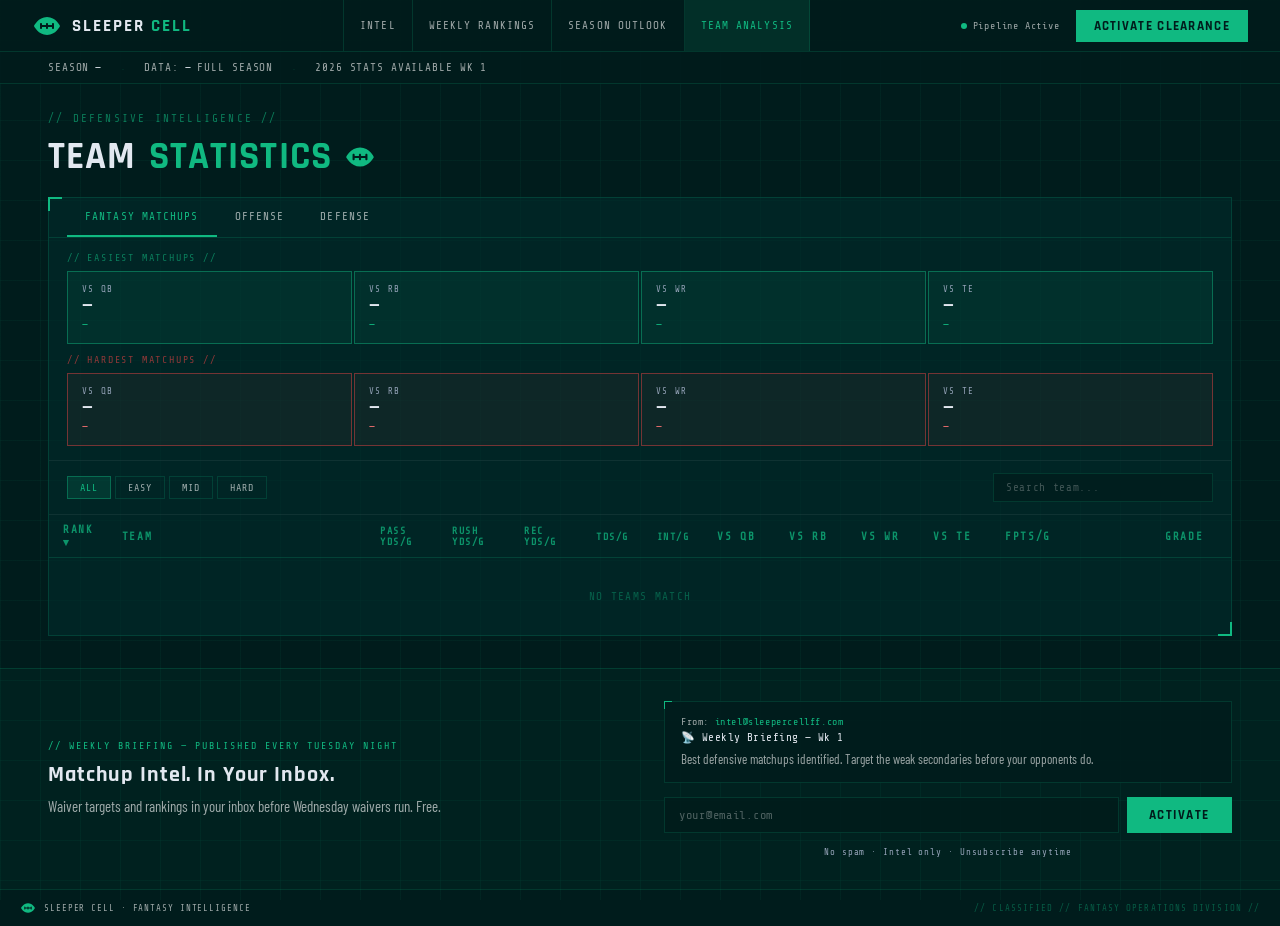
<file: team-stats.html>
<!DOCTYPE html>
<html lang="en">
<head>
<meta charset="UTF-8">
<meta name="viewport" content="width=device-width, initial-scale=1.0">
<meta name="description" content="Sleeper Cell — Team Statistics. Defensive matchup grades, fantasy points allowed by position, and offensive rankings.">
<meta name="theme-color" content="#001C1C">
<link rel="icon" type="image/svg+xml" href="../favicon.svg">
<title>Team Analysis | Sleeper Cell</title>
<link href="https://fonts.googleapis.com/css2?family=Rajdhani:wght@400;500;600;700&family=Share+Tech+Mono&family=Barlow+Condensed:wght@300;400;600;700&display=swap" rel="stylesheet">
<style>
*,*::before,*::after{box-sizing:border-box;margin:0;padding:0}
:root{
  --core:#001C1C;
  --accent:#10B981;
  --accent-dim:rgba(16,185,129,0.12);
  --border:rgba(16,185,129,0.18);
  --text:#e2e8f0;
  --muted:rgba(255,255,255,0.62);
  --muted2:#94a3b8;
  --card:rgba(0,35,35,0.9);
  --tertiary:#002B2B;
  --grid-color:rgba(16,185,129,0.06);
}
html{scroll-behavior:smooth}
body{background-color:var(--core);color:var(--text);font-family:'Barlow Condensed',sans-serif;min-height:100vh;overflow-x:hidden}

.grid-bg{position:fixed;inset:0;background-image:linear-gradient(var(--grid-color) 1px,transparent 1px),linear-gradient(90deg,var(--grid-color) 1px,transparent 1px);background-size:40px 40px;pointer-events:none;z-index:0}
.scanline{position:fixed;top:-100%;left:0;width:100%;height:2px;background:linear-gradient(90deg,transparent,rgba(16,185,129,0.4),transparent);animation:scan 6s linear infinite;z-index:1;pointer-events:none}
@keyframes scan{0%{top:-2px}100%{top:100vh}}
@keyframes pulse{0%,100%{opacity:1}50%{opacity:0.3}}
.page{position:relative;z-index:2}

/* NAV */
nav{display:flex;align-items:stretch;justify-content:space-between;height:52px;border-bottom:1px solid var(--border);padding:0 32px;background:rgba(0,28,28,0.95)}
.nav-logo{display:flex;align-items:center;gap:10px;text-decoration:none;flex-shrink:0}
.nav-logo-icon{width:30px;height:30px;flex-shrink:0}
.nav-wordmark{font-family:'Rajdhani',sans-serif;font-weight:700;font-size:17px;letter-spacing:0.12em;color:var(--text);text-transform:uppercase}
.nav-wordmark span{color:var(--accent)}
.nav-links{display:flex;align-items:stretch}
.nav-link{font-family:'Share Tech Mono',monospace;font-size:11px;color:var(--muted);letter-spacing:0.1em;text-decoration:none;text-transform:uppercase;display:flex;align-items:center;padding:0 16px;border-right:1px solid var(--border);transition:color 0.2s,background 0.2s}
.nav-link:first-child{border-left:1px solid var(--border)}
.nav-link:hover{color:var(--accent);background:var(--accent-dim)}
.nav-link.active{color:var(--accent);background:var(--accent-dim)}
.nav-right{display:flex;align-items:center;gap:16px}
.nav-status{font-family:'Share Tech Mono',monospace;font-size:10px;color:var(--muted);letter-spacing:0.08em;display:flex;align-items:center;gap:6px}
.nav-pulse{width:6px;height:6px;border-radius:50%;background:var(--accent);animation:pulse 1.5s ease-in-out infinite;flex-shrink:0}
.nav-cta-btn{background:var(--accent);color:#001C1C;font-family:'Rajdhani',sans-serif;font-weight:700;font-size:13px;letter-spacing:0.1em;text-transform:uppercase;padding:8px 18px;text-decoration:none;display:inline-block;transition:opacity 0.2s;flex-shrink:0}
.nav-cta-btn:hover{opacity:0.88}

/* STATUS BAR */
.status-bar{background:rgba(0,28,28,0.85);border-bottom:1px solid var(--border);padding:0 48px;height:32px;display:flex;align-items:center;gap:20px}
.status-item{font-family:'Share Tech Mono',monospace;font-size:11px;color:var(--muted);letter-spacing:0.08em;text-transform:uppercase;display:flex;align-items:center;gap:6px}
.status-item .val{color:var(--text)}
.status-sep{color:rgba(16,185,129,0.3);font-size:10px}
.status-warn{color:#fbbf24;font-family:'Share Tech Mono',monospace;font-size:11px;letter-spacing:0.08em}

/* BADGES */
.badge{font-family:'Share Tech Mono',monospace;font-size:9px;padding:2px 7px;border-radius:2px;letter-spacing:0.06em;display:inline-block}
.badge.pivot{background:rgba(16,185,129,0.15);color:#10B981}
.badge.fade{background:rgba(239,68,68,0.12);color:#f87171}
.badge.warn{background:rgba(251,191,36,0.12);color:#fbbf24}
.badge.easy{background:rgba(16,185,129,0.15);color:#10B981}
.badge.hard{background:rgba(239,68,68,0.12);color:#f87171}
.badge.mid{background:rgba(100,116,139,0.2);color:#94a3b8}
.badge.hold{background:rgba(100,116,139,0.15);color:#94a3b8}

.grade-easy{color:#10B981;font-family:'Share Tech Mono',monospace;font-size:11px;padding:2px 6px;border:1px solid rgba(16,185,129,0.4)}
.grade-mid{color:#fbbf24;font-family:'Share Tech Mono',monospace;font-size:11px;padding:2px 6px;border:1px solid rgba(251,191,36,0.4)}
.grade-hard{color:#ef4444;font-family:'Share Tech Mono',monospace;font-size:11px;padding:2px 6px;border:1px solid rgba(239,68,68,0.4)}

/* STAT GRID */
.stat-grid{display:grid;grid-template-columns:repeat(4,1fr);gap:2px;margin-bottom:2px}
.stat-card{background:rgba(0,43,43,0.75);border:1px solid var(--border);padding:16px 18px;position:relative;overflow:hidden}
.stat-card::before{content:'';position:absolute;top:-1px;left:-1px;width:10px;height:10px;border-top:2px solid var(--accent);border-left:2px solid var(--accent)}
.stat-label{font-family:'Share Tech Mono',monospace;font-size:10px;color:rgba(16,185,129,0.82);letter-spacing:0.2em;text-transform:uppercase;margin-bottom:6px}
.stat-value{font-family:'Rajdhani',sans-serif;font-weight:700;font-size:22px;color:#e2e8f0;line-height:1}
.stat-sub{font-size:11px;color:var(--muted);margin-top:3px;font-family:'Share Tech Mono',monospace}

/* PANEL */
.panel{background:rgba(0,43,43,0.65);border:1px solid var(--border);position:relative;margin-bottom:2px}
.panel::before{content:'';position:absolute;top:-1px;left:-1px;width:14px;height:14px;border-top:2px solid var(--accent);border-left:2px solid var(--accent)}
.panel::after{content:'';position:absolute;bottom:-1px;right:-1px;width:14px;height:14px;border-bottom:2px solid var(--accent);border-right:2px solid var(--accent)}

/* TABLE */
table{width:100%;border-collapse:collapse}
.tbl-head th{font-family:'Share Tech Mono',monospace;font-size:11px;color:rgba(16,185,129,0.75);letter-spacing:0.15em;text-transform:uppercase;padding:8px 14px;text-align:left;border-bottom:1px solid rgba(16,185,129,0.2)}
.tbl-row td{padding:10px 14px;border-bottom:1px solid rgba(255,255,255,0.09);vertical-align:middle}
.tbl-row:last-child td{border-bottom:none}
.tbl-row:hover td{background:rgba(16,185,129,0.04)}
.team-name{font-family:'Rajdhani',sans-serif;font-weight:600;font-size:15px;color:#e2e8f0;letter-spacing:0.03em}
.team-abbr{font-family:'Share Tech Mono',monospace;font-size:10px;color:var(--muted);margin-top:1px}
.rank-num{font-family:'Rajdhani',sans-serif;font-weight:700;font-size:18px;color:rgba(16,185,129,0.5)}
.pts{font-family:'Rajdhani',sans-serif;font-weight:700;font-size:17px;color:var(--accent)}
.stat-mono{font-family:'Share Tech Mono',monospace;font-size:12px;color:var(--muted)}

/* TABS */
.tab-row{display:flex;align-items:center;justify-content:space-between;padding:0 18px;border-bottom:1px solid var(--border)}
.main-tabs{display:flex}
.main-tab{font-family:'Share Tech Mono',monospace;font-size:11px;color:var(--muted);letter-spacing:0.1em;text-transform:uppercase;padding:12px 18px;cursor:pointer;border-bottom:2px solid transparent;background:none;border-top:none;border-left:none;border-right:none;transition:color 0.2s,border-color 0.2s}
.main-tab:hover{color:var(--accent)}
.main-tab.active{color:var(--accent);border-bottom-color:var(--accent)}

/* GRADE FILTER */
.grade-filter-row{display:flex;align-items:center;justify-content:space-between;padding:12px 18px;border-bottom:1px solid rgba(255,255,255,0.06)}
.grade-btns{display:flex;gap:4px}
.grade-btn{font-family:'Share Tech Mono',monospace;font-size:10px;letter-spacing:0.1em;text-transform:uppercase;padding:5px 12px;cursor:pointer;border:1px solid var(--border);background:none;color:var(--muted);transition:all 0.2s}
.grade-btn:hover{color:var(--accent);border-color:rgba(16,185,129,0.4)}
.grade-btn.active-all{color:var(--accent);background:var(--accent-dim);border-color:rgba(16,185,129,0.4)}
.grade-btn.active-easy{color:#10B981;background:rgba(16,185,129,0.12);border-color:rgba(16,185,129,0.4)}
.grade-btn.active-mid{color:#fbbf24;background:rgba(251,191,36,0.1);border-color:rgba(251,191,36,0.35)}
.grade-btn.active-hard{color:#ef4444;background:rgba(239,68,68,0.1);border-color:rgba(239,68,68,0.35)}

/* SEARCH */
.search-wrap{padding:12px 18px;border-bottom:1px solid rgba(255,255,255,0.06)}
.search-input{width:100%;max-width:300px;background:rgba(0,28,28,0.8);border:1px solid var(--border);color:var(--text);font-family:'Share Tech Mono',monospace;font-size:11px;padding:7px 12px;letter-spacing:0.06em;outline:none;transition:border-color 0.2s}
.search-input:focus{border-color:rgba(16,185,129,0.4)}
.search-input::placeholder{color:rgba(255,255,255,0.25)}

/* INLINE BAR */
.bar-cell{display:flex;align-items:center;gap:8px;min-width:120px}
.bar-track{flex:1;height:6px;background:rgba(255,255,255,0.08);overflow:hidden}
.bar-fill{height:6px;transition:width 0.3s}

/* HEADLINE CARDS */
.headline-grid{display:grid;grid-template-columns:repeat(4,1fr);gap:2px;padding:12px 18px;border-bottom:1px solid rgba(255,255,255,0.06)}
.headline-card{padding:12px 14px;position:relative;overflow:hidden}
.headline-card.easy-card{background:rgba(16,185,129,0.07);border:1px solid rgba(16,185,129,0.45)}
.headline-card.hard-card{background:rgba(239,68,68,0.06);border:1px solid rgba(239,68,68,0.45)}
.headline-label{font-family:'Share Tech Mono',monospace;font-size:9px;color:var(--muted2);letter-spacing:0.15em;text-transform:uppercase;margin-bottom:4px}
.headline-team{font-family:'Rajdhani',sans-serif;font-weight:700;font-size:17px;color:var(--text);line-height:1}
.headline-pts{font-family:'Share Tech Mono',monospace;font-size:11px;margin-top:3px}
.headline-pts.easy-pts{color:#10B981}
.headline-pts.hard-pts{color:#f87171}

/* PAGE LAYOUT */
.page-wrap{max-width:1300px;margin:0 auto;padding:0 48px 0}
.page-header{padding:28px 0 16px}
.page-eyebrow{font-family:'Share Tech Mono',monospace;font-size:11px;color:rgba(16,185,129,0.6);letter-spacing:0.2em;text-transform:uppercase;margin-bottom:8px}
.page-title{font-family:'Rajdhani',sans-serif;font-weight:700;font-size:38px;text-transform:uppercase;letter-spacing:0.03em;color:var(--text);display:flex;align-items:center;gap:12px}
.page-title span{color:var(--accent)}

/* TABLE WRAP */
.tbl-wrap{overflow-x:auto}
.tbl-wrap table{min-width:600px}
.tab-content{display:none}
.tab-content.active{display:block}
.empty-state{text-align:center;padding:32px;font-family:'Share Tech Mono',monospace;font-size:11px;color:rgba(16,185,129,0.4);letter-spacing:0.12em;text-transform:uppercase}

/* NEWSLETTER BAR */
.newsletter-bar{background:rgba(16,185,129,0.04);border-top:1px solid var(--border);padding:32px 48px}
.nl-inner{max-width:1300px;margin:0 auto;display:grid;grid-template-columns:1fr 1fr;gap:48px;align-items:center}
.nl-eyebrow{font-family:'Share Tech Mono',monospace;font-size:10px;color:var(--accent);letter-spacing:0.2em;text-transform:uppercase;margin-bottom:10px}
.nl-title{font-family:'Rajdhani',sans-serif;font-weight:700;font-size:22px;color:var(--text);letter-spacing:0.04em;margin-bottom:6px}
.nl-desc{font-family:'Barlow Condensed',sans-serif;font-size:15px;color:var(--muted);line-height:1.5}
.nl-right{display:flex;flex-direction:column;gap:14px}
.nl-preview{background:rgba(0,28,28,0.85);border:1px solid var(--border);padding:14px 16px;position:relative}
.nl-preview::before{content:'';position:absolute;top:-1px;left:-1px;width:8px;height:8px;border-top:1.5px solid var(--accent);border-left:1.5px solid var(--accent)}
.nl-from{font-family:'Share Tech Mono',monospace;font-size:10px;color:var(--muted);letter-spacing:0.06em;margin-bottom:4px}
.nl-from span{color:var(--accent)}
.nl-subject{font-family:'Share Tech Mono',monospace;font-size:11px;color:var(--text);letter-spacing:0.04em;margin-bottom:6px}
.nl-teaser{font-family:'Barlow Condensed',sans-serif;font-size:13px;color:var(--muted);line-height:1.4}
.nl-form{display:flex;gap:8px}
.nl-input{flex:1;background:rgba(0,28,28,0.9);border:1px solid var(--border);color:var(--text);font-family:'Share Tech Mono',monospace;font-size:12px;padding:10px 14px;letter-spacing:0.06em;outline:none;transition:border-color 0.2s}
.nl-input:focus{border-color:rgba(16,185,129,0.5)}
.nl-input::placeholder{color:rgba(255,255,255,0.3)}
.nl-btn{background:var(--accent);color:#001C1C;font-family:'Rajdhani',sans-serif;font-weight:700;font-size:13px;letter-spacing:0.12em;text-transform:uppercase;padding:10px 22px;border:none;cursor:pointer;transition:opacity 0.2s;flex-shrink:0}
.nl-btn:hover{opacity:0.88}
.nl-fine{font-family:'Share Tech Mono',monospace;font-size:9px;color:var(--muted2);letter-spacing:0.1em;text-align:center}
.nl-success{font-family:'Share Tech Mono',monospace;font-size:12px;color:var(--accent);letter-spacing:0.1em;display:none;padding:10px 0}

/* FOOTER */
footer{border-top:1px solid var(--border);padding:10px 20px;display:flex;align-items:center;justify-content:space-between}
.footer-left{display:flex;align-items:center;gap:8px;font-family:'Share Tech Mono',monospace;font-size:9px;color:var(--muted);letter-spacing:0.1em;text-transform:uppercase}
.footer-right{font-family:'Share Tech Mono',monospace;font-size:9px;color:rgba(16,185,129,0.4);letter-spacing:0.12em;text-transform:uppercase}
</style>
</head>
<body>
<div class="grid-bg"></div>
<div class="scanline"></div>

<div class="page">
<!-- NAV -->
<nav>
  <a href="index.html" class="nav-logo">
    <svg class="nav-logo-icon" viewBox="0 0 15 15" fill="#10B981" xmlns="http://www.w3.org/2000/svg">
      <path d="M7.53,3C3.09,3,1,7.5,1,7.5S3.09,12,7.53,12S14,7.5,14,7.5S12,3,7.53,3z M11,7v1.5C11,8.7761,10.7761,9,10.5,9S10,8.7761,10,8.5V8H8v0.5C8,8.7761,7.7761,9,7.5,9S7,8.7761,7,8.5V8H5v0.5C5,8.7761,4.7761,9,4.5,9S4,8.7761,4,8.5v-2C4,6.2239,4.2239,6,4.5,6S5,6.2239,5,6.5V7h2V6.5C7,6.2239,7.2239,6,7.5,6S8,6.2239,8,6.5V7h2V6.5C10,6.2239,10.2239,6,10.5,6S11,6.2239,11,6.5V7z"/>
    </svg>
    <span class="nav-wordmark">Sleeper <span>Cell</span></span>
  </a>
  <div class="nav-links">
    <a href="index.html" class="nav-link">Intel</a>
    <a href="dashboard.html" class="nav-link">Weekly Rankings</a>
    <a href="season-outlook.html" class="nav-link">Season Outlook</a>
    <a href="team-stats.html" class="nav-link active">Team Analysis</a>
  </div>
  <div class="nav-right">
    <div class="nav-status"><div class="nav-pulse"></div>Pipeline Active</div>
    <a href="#subscribe" class="nav-cta-btn">Activate Clearance</a>
  </div>
</nav>

<!-- STATUS BAR -->
<div class="status-bar">
  <div class="status-item">Season <span class="val" id="sb-season">—</span></div>
  <div class="status-sep">·</div>
  <div class="status-item">Data: <span class="val" id="sb-data-season">—</span> Full Season</div>
  <div class="status-sep" id="sb-warn-sep" style="display:none">·</div>
  <div class="status-warn" id="sb-warn" style="display:none">⚠ Pre-Season — Prior Season Data</div>
  <div class="status-sep">·</div>
  <div class="status-item">2026 Stats Available Wk 1</div>
</div>

<!-- PAGE CONTENT -->
<div class="page-wrap">
  <!-- HEADER -->
  <div class="page-header">
    <div class="page-eyebrow">// Defensive Intelligence //</div>
    <div class="page-title">
      Team <span>Statistics</span>
      <svg width="32" height="32" viewBox="0 0 15 15" fill="#10B981" xmlns="http://www.w3.org/2000/svg">
        <path d="M7.53,3C3.09,3,1,7.5,1,7.5S3.09,12,7.53,12S14,7.5,14,7.5S12,3,7.53,3z M11,7v1.5C11,8.7761,10.7761,9,10.5,9S10,8.7761,10,8.5V8H8v0.5C8,8.7761,7.7761,9,7.5,9S7,8.7761,7,8.5V8H5v0.5C5,8.7761,4.7761,9,4.5,9S4,8.7761,4,8.5v-2C4,6.2239,4.2239,6,4.5,6S5,6.2239,5,6.5V7h2V6.5C7,6.2239,7.2239,6,7.5,6S8,6.2239,8,6.5V7h2V6.5C10,6.2239,10.2239,6,10.5,6S11,6.2239,11,6.5V7z"/>
      </svg>
    </div>
  </div>

  <!-- MAIN PANEL -->
  <div class="panel" style="margin-bottom:32px">
    <!-- SUB TABS + POS FILTER -->
    <div class="tab-row">
      <div class="main-tabs">
        <button class="main-tab active" data-tab="matchups">Fantasy Matchups</button>
        <button class="main-tab" data-tab="offense">Offense</button>
        <button class="main-tab" data-tab="defense">Defense</button>
      </div>
    </div>

    <!-- OFFENSE TAB -->
    <div class="tab-content" id="tab-offense">
      <div class="search-wrap">
        <input class="search-input" type="text" placeholder="Search team..." id="search-offense">
      </div>
      <div class="tbl-wrap">
        <table>
          <thead class="tbl-head">
            <tr>
              <th style="width:48px">#</th>
              <th>Team</th>
              <th>Pts/G</th>
              <th>Pass Yds/G</th>
              <th>Rush Yds/G</th>
              <th>Pass TDs/G</th>
              <th>Targets/G</th>
            </tr>
          </thead>
          <tbody id="offense-tbody"></tbody>
        </table>
      </div>
    </div>

    <!-- DEFENSE TAB -->
    <div class="tab-content" id="tab-defense">
      <div class="search-wrap">
        <input class="search-input" type="text" placeholder="Search team..." id="search-defense">
      </div>
      <div class="tbl-wrap">
        <table>
          <thead class="tbl-head">
            <tr>
              <th style="width:48px">#</th>
              <th>Team</th>
              <th>Fpts Allowed/G</th>
              <th>vs QB</th>
              <th>vs RB</th>
              <th>vs WR</th>
              <th>vs TE</th>
            </tr>
          </thead>
          <tbody id="defense-tbody"></tbody>
        </table>
      </div>
    </div>

    <!-- MATCHUPS TAB -->
    <div class="tab-content active" id="tab-matchups">
      <!-- HEADLINE CARDS -->
      <div style="padding:14px 18px 0;border-bottom:1px solid rgba(255,255,255,0.06)">
        <div style="font-family:'Share Tech Mono',monospace;font-size:10px;color:rgba(16,185,129,0.6);letter-spacing:0.18em;text-transform:uppercase;margin-bottom:8px">// Easiest Matchups //</div>
        <div class="headline-grid" id="easy-cards" style="padding:0;border-bottom:none;margin-bottom:10px"></div>
        <div style="font-family:'Share Tech Mono',monospace;font-size:10px;color:rgba(239,68,68,0.6);letter-spacing:0.18em;text-transform:uppercase;margin-top:8px;margin-bottom:8px">// Hardest Matchups //</div>
        <div class="headline-grid" id="hard-cards" style="padding:0;border-bottom:none;margin-bottom:14px"></div>
      </div>

      <!-- GRADE FILTER + SEARCH -->
      <div class="grade-filter-row">
        <div class="grade-btns" id="grade-btns">
          <button class="grade-btn active-all" data-grade="ALL">All</button>
          <button class="grade-btn" data-grade="EASY">Easy</button>
          <button class="grade-btn" data-grade="MID">Mid</button>
          <button class="grade-btn" data-grade="HARD">Hard</button>
        </div>
        <input class="search-input" type="text" placeholder="Search team..." id="search-matchups" style="max-width:220px">
      </div>

      <div class="tbl-wrap">
        <table>
          <thead class="tbl-head" id="matchups-thead">
            <tr>
              <th style="width:56px;cursor:pointer;user-select:none" data-sort="default" data-label="Rank">Rank</th>
              <th style="cursor:pointer;user-select:none" data-sort="team" data-label="Team">Team</th>
              <th style="width:72px;font-size:10px;cursor:pointer;user-select:none" data-sort="pass_yds_allowed_pg" data-label="PASS YDS/G">PASS YDS/G</th>
              <th style="width:72px;font-size:10px;cursor:pointer;user-select:none" data-sort="rush_yds_allowed_pg" data-label="RUSH YDS/G">RUSH YDS/G</th>
              <th style="width:72px;font-size:10px;cursor:pointer;user-select:none" data-sort="rec_yds_allowed_pg" data-label="REC YDS/G">REC YDS/G</th>
              <th style="width:56px;font-size:10px;cursor:pointer;user-select:none" data-sort="tds_allowed_pg" data-label="TDS/G">TDS/G</th>
              <th style="width:52px;font-size:10px;cursor:pointer;user-select:none" data-sort="ints_per_game" data-label="INT/G">INT/G</th>
              <th style="width:72px;cursor:pointer;user-select:none" id="mth-qb" data-sort="fpts_vs_qb" data-label="vs QB">vs QB</th>
              <th style="width:72px;cursor:pointer;user-select:none" id="mth-rb" data-sort="fpts_vs_rb" data-label="vs RB">vs RB</th>
              <th style="width:72px;cursor:pointer;user-select:none" id="mth-wr" data-sort="fpts_vs_wr" data-label="vs WR">vs WR</th>
              <th style="width:72px;cursor:pointer;user-select:none" id="mth-te" data-sort="fpts_vs_te" data-label="vs TE">vs TE</th>
              <th style="width:160px;cursor:pointer;user-select:none" data-sort="pts_allowed_pg" data-label="Fpts/G">Fpts/G</th>
              <th style="width:80px;cursor:pointer;user-select:none" data-sort="_grade" data-label="Grade">Grade</th>
            </tr>
          </thead>
          <tbody id="matchups-tbody"></tbody>
        </table>
      </div>
    </div>
  </div>
</div>

<!-- NEWSLETTER BAR -->
<div class="newsletter-bar" id="subscribe">
  <div class="nl-inner">
    <div class="nl-left">
      <div class="nl-eyebrow">// Weekly Briefing — Published Every Tuesday Night</div>
      <div class="nl-title">Matchup Intel. In Your Inbox.</div>
      <div class="nl-desc">Waiver targets and rankings in your inbox before Wednesday waivers run. Free.</div>
    </div>
    <div class="nl-right">
      <div class="nl-preview">
        <div class="nl-from">From: <span>intel@sleepercellff.com</span></div>
        <div class="nl-subject">📡 Weekly Briefing — Wk 1</div>
        <div class="nl-teaser">Best defensive matchups identified. Target the weak secondaries before your opponents do.</div>
      </div>
      <div class="nl-form" id="nl-form">
        <input class="nl-input" type="email" placeholder="your@email.com" id="nl-email">
        <button class="nl-btn" id="nl-submit">Activate</button>
      </div>
      <div class="nl-success" id="nl-success">// Clearance granted. Transmission incoming. //</div>
      <div class="nl-fine">No spam · Intel only · Unsubscribe anytime</div>
    </div>
  </div>
</div>

<!-- FOOTER -->
<footer>
  <div class="footer-left">
    <svg width="16" height="16" viewBox="0 0 15 15" fill="#10B981" xmlns="http://www.w3.org/2000/svg">
      <path d="M7.53,3C3.09,3,1,7.5,1,7.5S3.09,12,7.53,12S14,7.5,14,7.5S12,3,7.53,3z M11,7v1.5C11,8.7761,10.7761,9,10.5,9S10,8.7761,10,8.5V8H8v0.5C8,8.7761,7.7761,9,7.5,9S7,8.7761,7,8.5V8H5v0.5C5,8.7761,4.7761,9,4.5,9S4,8.7761,4,8.5v-2C4,6.2239,4.2239,6,4.5,6S5,6.2239,5,6.5V7h2V6.5C7,6.2239,7.2239,6,7.5,6S8,6.2239,8,6.5V7h2V6.5C10,6.2239,10.2239,6,10.5,6S11,6.2239,11,6.5V7z"/>
    </svg>
    Sleeper Cell · Fantasy Intelligence
  </div>
  <div class="footer-right">// Classified // Fantasy Operations Division //</div>
</footer>
</div>

<script>
const CDN = 'https://raw.githubusercontent.com/sliwij25/sleeper-cell/main/data/';

function fmt(v, dec=1){ return (v==null||v===undefined||isNaN(v)) ? '—' : Number(v).toFixed(dec); }
function esc(s){ if(!s&&s!==0) return '—'; const d=document.createElement('div'); d.textContent=String(s); return d.innerHTML; }

async function loadJSON(name){
  try{
    const r=await fetch(CDN+name+'?v='+Date.now());
    if(!r.ok) throw new Error(r.status);
    return await r.json();
  }catch(e){ console.warn('Failed to load',name,e); return null; }
}

let offenseData=[];
let defenseData=[];
let currentGrade='ALL';
let currentTab='matchups';
let sortCol=null;   // null = default (sort by active position key desc)
let sortDir='desc';

// Compute grade thresholds using percentile thirds
function getGrade(val, sortedVals){
  if(!sortedVals||!sortedVals.length) return 'MID';
  const n=sortedVals.length;
  const lo=sortedVals[Math.floor(n/3)];
  const hi=sortedVals[Math.floor(n*2/3)];
  if(val>=hi) return 'EASY';
  if(val<=lo) return 'HARD';
  return 'MID';
}

function getPosKey(pos){
  const map={'QB':'fpts_vs_qb','RB':'fpts_vs_rb','WR':'fpts_vs_wr','TE':'fpts_vs_te','ALL':'pts_allowed_pg'};
  return map[pos]||'pts_allowed_pg';
}

function getPosLabel(pos){
  const map={'QB':'vs QB','RB':'vs RB','WR':'vs WR','TE':'vs TE','ALL':'Fpts/G'};
  return map[pos]||'Fpts/G';
}

function renderOffense(teams, search=''){
  const tbody=document.getElementById('offense-tbody');
  if(!tbody) return;
  let filtered=teams;
  if(search) filtered=teams.filter(t=>(t.team_name||t.team||'').toLowerCase().includes(search.toLowerCase())||(t.team||'').toLowerCase().includes(search.toLowerCase()));
  if(!filtered.length){ tbody.innerHTML=`<tr><td colspan="7" class="empty-state">No teams found</td></tr>`; return; }

  tbody.innerHTML=filtered.map((t,i)=>`<tr class="tbl-row">
    <td><span class="rank-num">${i+1}</span></td>
    <td>
      <div class="team-name">${esc(t.team_name||t.team)}</div>
      <div class="team-abbr">${esc(t.team)}</div>
    </td>
    <td><span class="pts">${fmt(t.pts_per_game)}</span></td>
    <td><span class="stat-mono">${fmt(t.pass_yds_per_game)}</span></td>
    <td><span class="stat-mono">${fmt(t.rush_yds_per_game)}</span></td>
    <td><span class="stat-mono">${fmt(t.pass_tds_per_game,2)}</span></td>
    <td><span class="stat-mono">${fmt(t.targets_per_game)}</span></td>
  </tr>`).join('');
}

function renderDefense(teams, search=''){
  const tbody=document.getElementById('defense-tbody');
  if(!tbody) return;
  let filtered=teams;
  if(search) filtered=teams.filter(t=>(t.team_name||t.team||'').toLowerCase().includes(search.toLowerCase())||(t.team||'').toLowerCase().includes(search.toLowerCase()));
  if(!filtered.length){ tbody.innerHTML=`<tr><td colspan="7" class="empty-state">No teams found</td></tr>`; return; }

  tbody.innerHTML=filtered.map((t,i)=>`<tr class="tbl-row">
    <td><span class="rank-num">${i+1}</span></td>
    <td>
      <div class="team-name">${esc(t.team_name||t.team)}</div>
      <div class="team-abbr">${esc(t.team)}</div>
    </td>
    <td><span class="pts">${fmt(t.pts_allowed_pg||t.fpts_allowed_pg)}</span></td>
    <td><span class="stat-mono">${fmt(t.fpts_vs_qb)}</span></td>
    <td><span class="stat-mono">${fmt(t.fpts_vs_rb)}</span></td>
    <td><span class="stat-mono">${fmt(t.fpts_vs_wr)}</span></td>
    <td><span class="stat-mono">${fmt(t.fpts_vs_te)}</span></td>
  </tr>`).join('');
}

function renderHeadlineCards(teams){
  const positions=['QB','RB','WR','TE'];
  const easyEl=document.getElementById('easy-cards');
  const hardEl=document.getElementById('hard-cards');
  if(!easyEl||!hardEl) return;

  easyEl.innerHTML=positions.map(pos=>{
    const key=getPosKey(pos);
    const sorted=[...teams].sort((a,b)=>(b[key]||0)-(a[key]||0));
    const top=sorted[0];
    if(!top) return `<div class="headline-card easy-card"><div class="headline-label">vs ${pos}</div><div class="headline-team">—</div><div class="headline-pts easy-pts">—</div></div>`;
    return `<div class="headline-card easy-card">
      <div class="headline-label">Easiest vs ${pos}</div>
      <div class="headline-team">${esc(top.team_name||top.team)}</div>
      <div class="headline-pts easy-pts">${fmt(top[key])} fpts/g</div>
    </div>`;
  }).join('');

  hardEl.innerHTML=positions.map(pos=>{
    const key=getPosKey(pos);
    const sorted=[...teams].sort((a,b)=>(a[key]||0)-(b[key]||0));
    const bot=sorted[0];
    if(!bot) return `<div class="headline-card hard-card"><div class="headline-label">vs ${pos}</div><div class="headline-team">—</div><div class="headline-pts hard-pts">—</div></div>`;
    return `<div class="headline-card hard-card">
      <div class="headline-label">Hardest vs ${pos}</div>
      <div class="headline-team">${esc(bot.team_name||bot.team)}</div>
      <div class="headline-pts hard-pts">${fmt(bot[key])} fpts/g</div>
    </div>`;
  }).join('');
}

function renderMatchups(teams, grade, search=''){
  const tbody=document.getElementById('matchups-tbody');
  if(!tbody) return;

  const key='pts_allowed_pg';

  // Sort by active column (or default: position key desc)
  const gradeOrder={EASY:3,MID:2,HARD:1};
  let sorted=[...teams].filter(t=>t[key]!=null).sort((a,b)=>{
    if(!sortCol){
      return (b[key]||0)-(a[key]||0);
    } else if(sortCol==='team'){
      const av=(a.team_name||a.team||'').toLowerCase();
      const bv=(b.team_name||b.team||'').toLowerCase();
      return sortDir==='desc'?bv.localeCompare(av):av.localeCompare(bv);
    } else if(sortCol==='_grade'){
      const av=gradeOrder[getGrade(a[key]||0,[])]||0;
      const bv=gradeOrder[getGrade(b[key]||0,[])]||0;
      return sortDir==='desc'?bv-av:av-bv;
    } else {
      const av=a[sortCol]||0, bv=b[sortCol]||0;
      return sortDir==='desc'?bv-av:av-bv;
    }
  });

  // Compute thresholds for grade from active position key
  const vals=sorted.map(t=>t[key]||0).sort((a,b)=>a-b);

  // Per-position thresholds for coloring each column cell
  const posKeys=['fpts_vs_qb','fpts_vs_rb','fpts_vs_wr','fpts_vs_te'];
  const posThresh=Object.fromEntries(posKeys.map(pk=>{
    const v=[...teams].map(t=>t[pk]||0).filter(x=>x>0).sort((a,b)=>a-b);
    return [pk, v];
  }));

  // Assign grades based on selected position
  sorted=sorted.map((t,i)=>({...t, _grade:getGrade(t[key]||0, vals), _rank:i+1}));

  // Filter by grade
  let filtered=sorted;
  if(grade!=='ALL') filtered=sorted.filter(t=>t._grade===grade);

  // Filter by search
  if(search) filtered=filtered.filter(t=>(t.team_name||t.team||'').toLowerCase().includes(search.toLowerCase())||(t.team||'').toLowerCase().includes(search.toLowerCase()));

  if(!filtered.length){ tbody.innerHTML=`<tr><td colspan="13" class="empty-state">No teams match</td></tr>`; return; }

  const aggMax=Math.max(...filtered.map(t=>t.pts_allowed_pg||t.fpts_allowed_pg||0),1);

  function cellColor(pk, val){
    const v=posThresh[pk];
    if(!v||!v.length) return 'var(--muted)';
    const n=v.length;
    const lo=v[Math.floor(n/3)];
    const hi=v[Math.floor(n*2/3)];
    if(val>=hi) return '#10B981';
    if(val<=lo) return '#f87171';
    return 'var(--muted)';
  }

  tbody.innerHTML=filtered.map(t=>{
    const g=t._grade;
    const gradeCls=g==='EASY'?'grade-easy':g==='HARD'?'grade-hard':'grade-mid';
    const qbVal=t.fpts_vs_qb; const rbVal=t.fpts_vs_rb;
    const wrVal=t.fpts_vs_wr; const teVal=t.fpts_vs_te;
    const aggVal=t.pts_allowed_pg||t.fpts_allowed_pg||0;
    const barPct=Math.round((aggVal/aggMax)*100);
    return `<tr class="tbl-row">
      <td><span class="rank-num">${t._rank}</span></td>
      <td>
        <div class="team-name">${esc(t.team_name||t.team)}</div>
        <div class="team-abbr">${esc(t.team)}</div>
      </td>
      <td style="text-align:right"><span class="stat-mono" style="color:var(--muted);font-size:11px">${fmt(t.pass_yds_allowed_pg,0)}</span></td>
      <td style="text-align:right"><span class="stat-mono" style="color:var(--muted);font-size:11px">${fmt(t.rush_yds_allowed_pg,0)}</span></td>
      <td style="text-align:right"><span class="stat-mono" style="color:var(--muted);font-size:11px">${fmt(t.rec_yds_allowed_pg,0)}</span></td>
      <td style="text-align:right"><span class="stat-mono" style="color:var(--muted);font-size:11px">${fmt(t.tds_allowed_pg,1)}</span></td>
      <td style="text-align:right"><span class="stat-mono" style="color:var(--muted);font-size:11px">${fmt(t.ints_per_game,2)}</span></td>
      <td style="text-align:right"><span class="stat-mono" style="color:${cellColor('fpts_vs_qb',qbVal||0)}">${fmt(qbVal)}</span></td>
      <td style="text-align:right"><span class="stat-mono" style="color:${cellColor('fpts_vs_rb',rbVal||0)}">${fmt(rbVal)}</span></td>
      <td style="text-align:right"><span class="stat-mono" style="color:${cellColor('fpts_vs_wr',wrVal||0)}">${fmt(wrVal)}</span></td>
      <td style="text-align:right"><span class="stat-mono" style="color:${cellColor('fpts_vs_te',teVal||0)}">${fmt(teVal)}</span></td>
      <td style="background:linear-gradient(to right,${g==='EASY'?'rgba(16,185,129,0.30)':g==='HARD'?'rgba(239,68,68,0.45)':'rgba(251,191,36,0.20)'} ${barPct}%,transparent ${barPct}%);text-align:right;padding-right:10px">
        <span class="pts" style="color:${g==='EASY'?'#10B981':g==='HARD'?'#f87171':'#FBBF24'}">${fmt(aggVal)}</span>
      </td>
      <td><span class="${gradeCls}">${g}</span></td>
    </tr>`;
  }).join('');
}

function updateSortIndicators(){
  document.querySelectorAll('#matchups-thead th[data-sort]').forEach(th=>{
    const field=th.dataset.sort;
    const base=th.dataset.label||'';
    const isActive=sortCol===null?field==='default':field===sortCol;
    th.textContent=isActive?`${base} ${sortDir==='desc'?'▾':'▴'}`:base;
  });
}

function attachMatchupsSortHandlers(){
  document.querySelectorAll('#matchups-thead th[data-sort]').forEach(th=>{
    th.addEventListener('click',()=>{
      const field=th.dataset.sort;
      if(field==='default'){
        sortCol=null; sortDir='desc';
      } else if(field===sortCol){
        sortDir=sortDir==='desc'?'asc':'desc';
      } else {
        sortCol=field; sortDir='desc';
      }
      updateSortIndicators();
      renderMatchups(defenseData,currentGrade,document.getElementById('search-matchups').value);
    });
  });
  updateSortIndicators();
}

function renderMetrics(offense, defense){
  // Metric row removed — no-op kept for safety
}

async function init(){
  const [meta, teamStats] = await Promise.all([
    loadJSON('meta.json'),
    loadJSON('team_stats.json')
  ]);

  // STATUS BAR
  if(meta){
    document.getElementById('sb-season').textContent=meta.season||'—';
  }
  if(teamStats){
    document.getElementById('sb-data-season').textContent=teamStats.data_season||meta&&meta.season||'—';
    if(teamStats.is_prior_season){
      document.getElementById('sb-warn').style.display='inline';
      document.getElementById('sb-warn-sep').style.display='inline';
    }

    offenseData=(teamStats.offense||[]).sort((a,b)=>(b.pts_per_game||0)-(a.pts_per_game||0));
    defenseData=(teamStats.defense||[]).sort((a,b)=>(a.pts_allowed_pg||0)-(b.pts_allowed_pg||0));
  }

  renderMetrics(offenseData, defenseData);
  renderOffense(offenseData);
  renderDefense(defenseData);
  renderHeadlineCards(defenseData);
  renderMatchups(defenseData, 'ALL');
  attachMatchupsSortHandlers();

  // TAB SWITCHING
  document.querySelectorAll('.main-tab').forEach(tab=>{
    tab.addEventListener('click',()=>{
      document.querySelectorAll('.main-tab').forEach(t=>t.classList.remove('active'));
      document.querySelectorAll('.tab-content').forEach(c=>c.classList.remove('active'));
      tab.classList.add('active');
      const name=tab.dataset.tab;
      currentTab=name;
      document.getElementById('tab-'+name).classList.add('active');
    });
  });


  // GRADE FILTER
  document.getElementById('grade-btns').addEventListener('click',e=>{
    const btn=e.target.closest('.grade-btn');
    if(!btn) return;
    document.querySelectorAll('.grade-btn').forEach(b=>{
      b.className='grade-btn';
    });
    const g=btn.dataset.grade;
    currentGrade=g;
    if(g==='ALL') btn.classList.add('active-all');
    else if(g==='EASY') btn.classList.add('active-easy');
    else if(g==='MID') btn.classList.add('active-mid');
    else if(g==='HARD') btn.classList.add('active-hard');
    renderMatchups(defenseData, currentGrade, document.getElementById('search-matchups').value);
  });

  // SEARCH
  document.getElementById('search-offense').addEventListener('input',e=>{
    renderOffense(offenseData, e.target.value);
  });
  document.getElementById('search-defense').addEventListener('input',e=>{
    renderDefense(defenseData, e.target.value);
  });
  document.getElementById('search-matchups').addEventListener('input',e=>{
    renderMatchups(defenseData, currentGrade, e.target.value);
  });
}

// NEWSLETTER FORM
document.getElementById('nl-submit').addEventListener('click', async ()=>{
  const email=document.getElementById('nl-email').value.trim();
  if(!email||!email.includes('@')) return;
  try{
    await fetch('/api/subscribe',{
      method:'POST',headers:{'Content-Type':'application/json'},
      body:JSON.stringify({email})
    });
  }catch(e){}
  document.getElementById('nl-form').style.display='none';
  document.getElementById('nl-success').style.display='block';
});

init();
</script>
</body>
</html>
</file>
